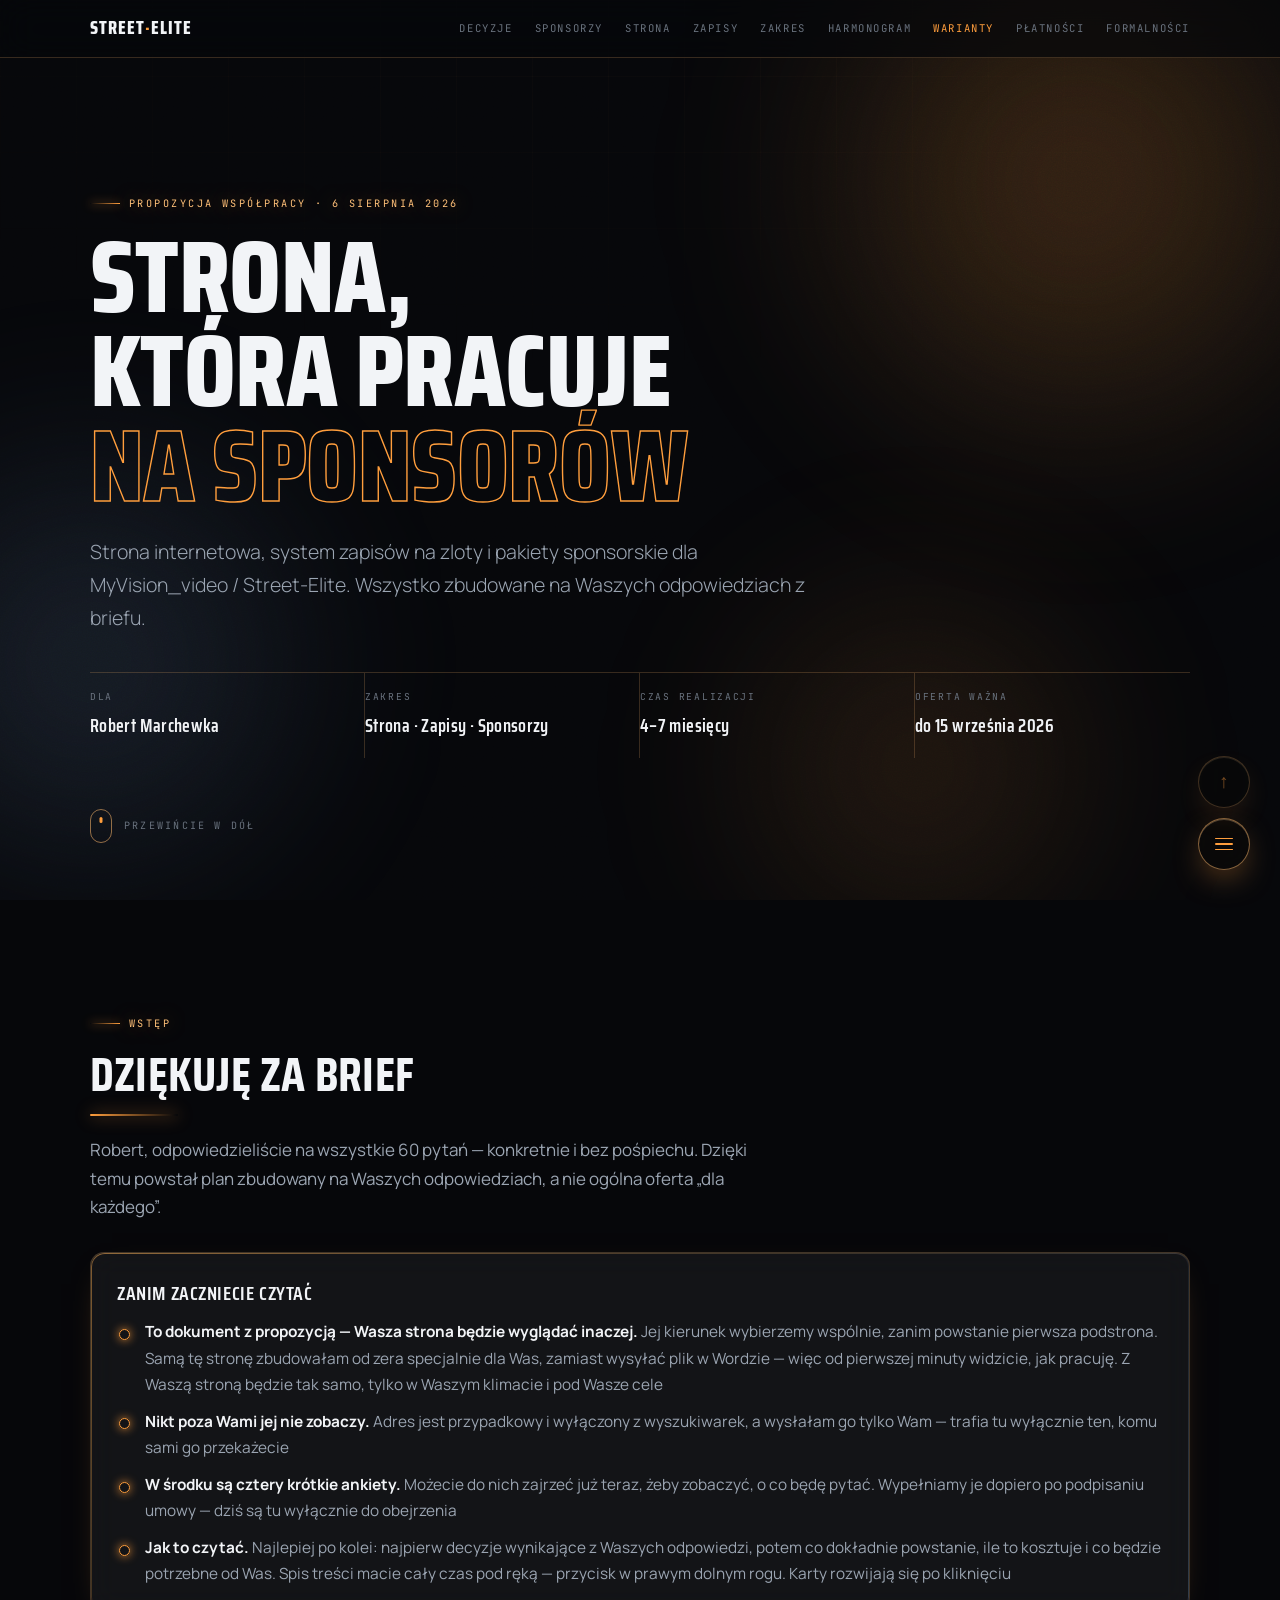
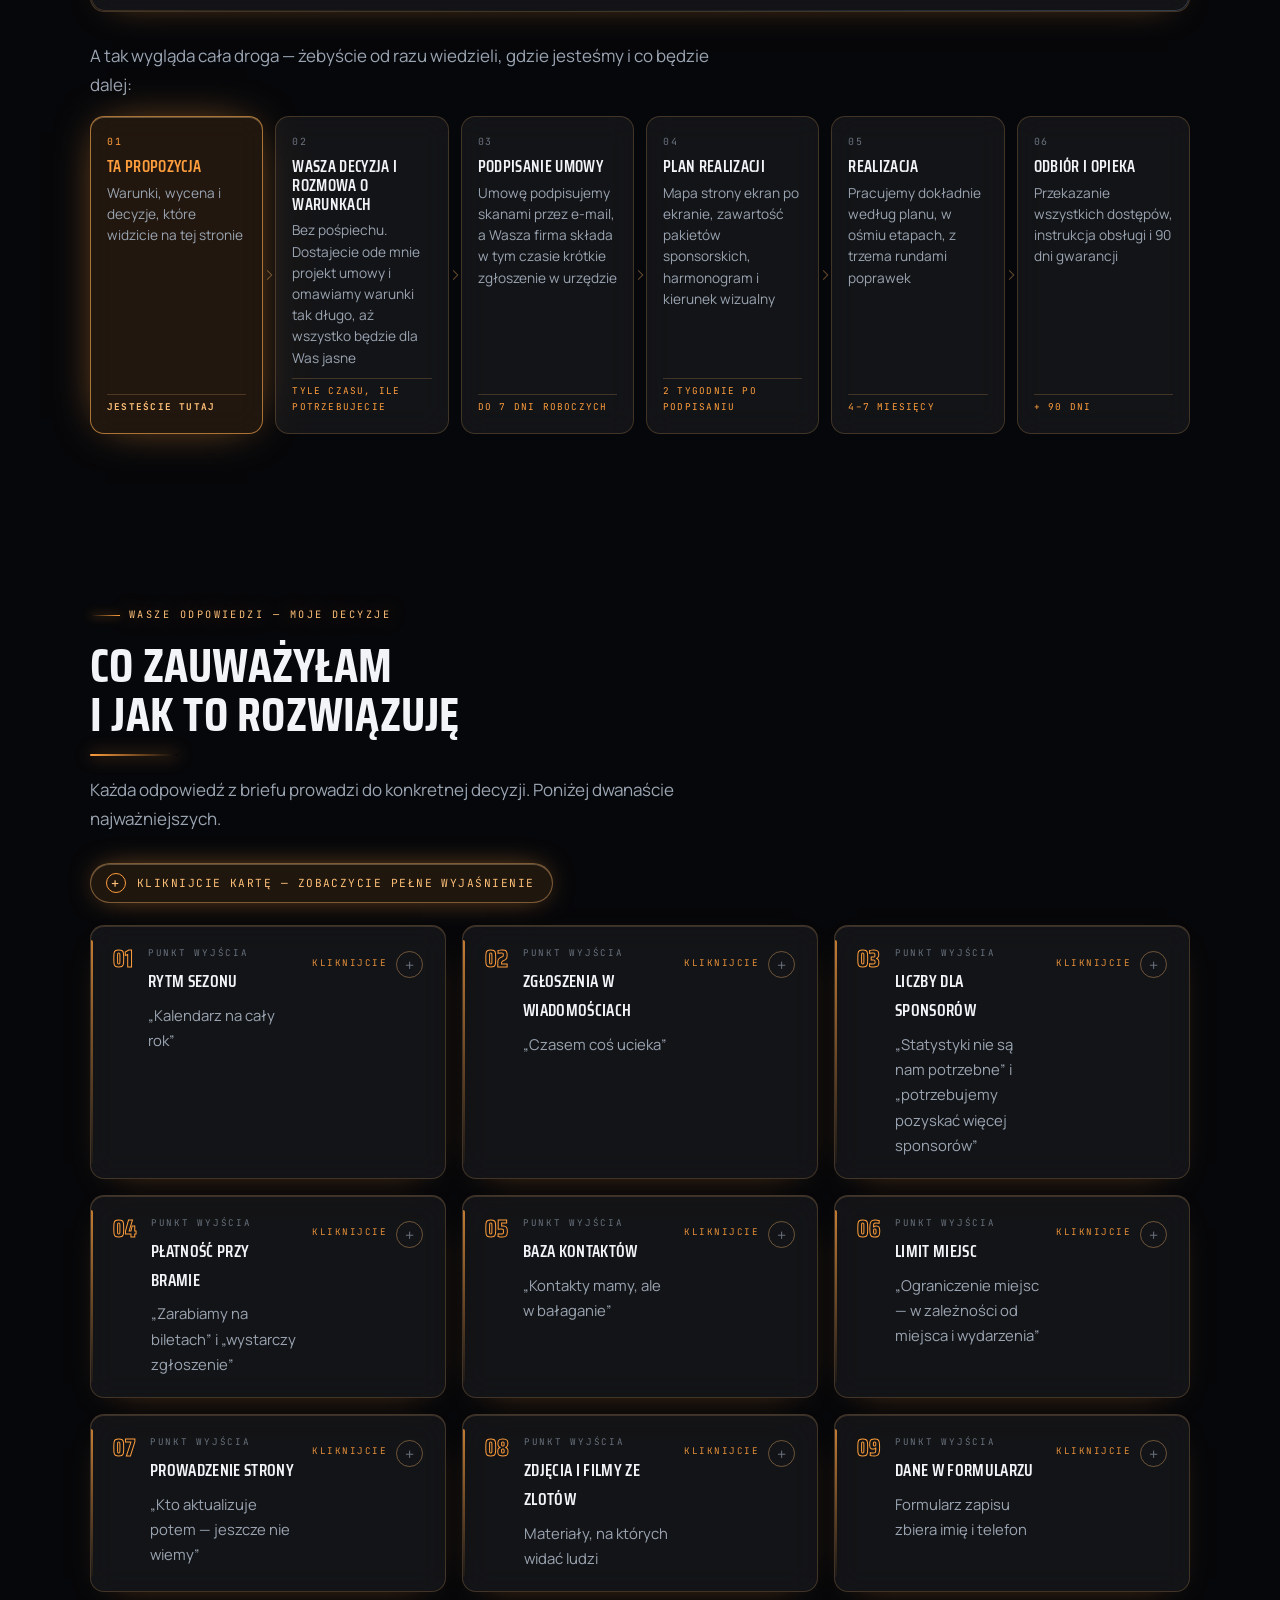
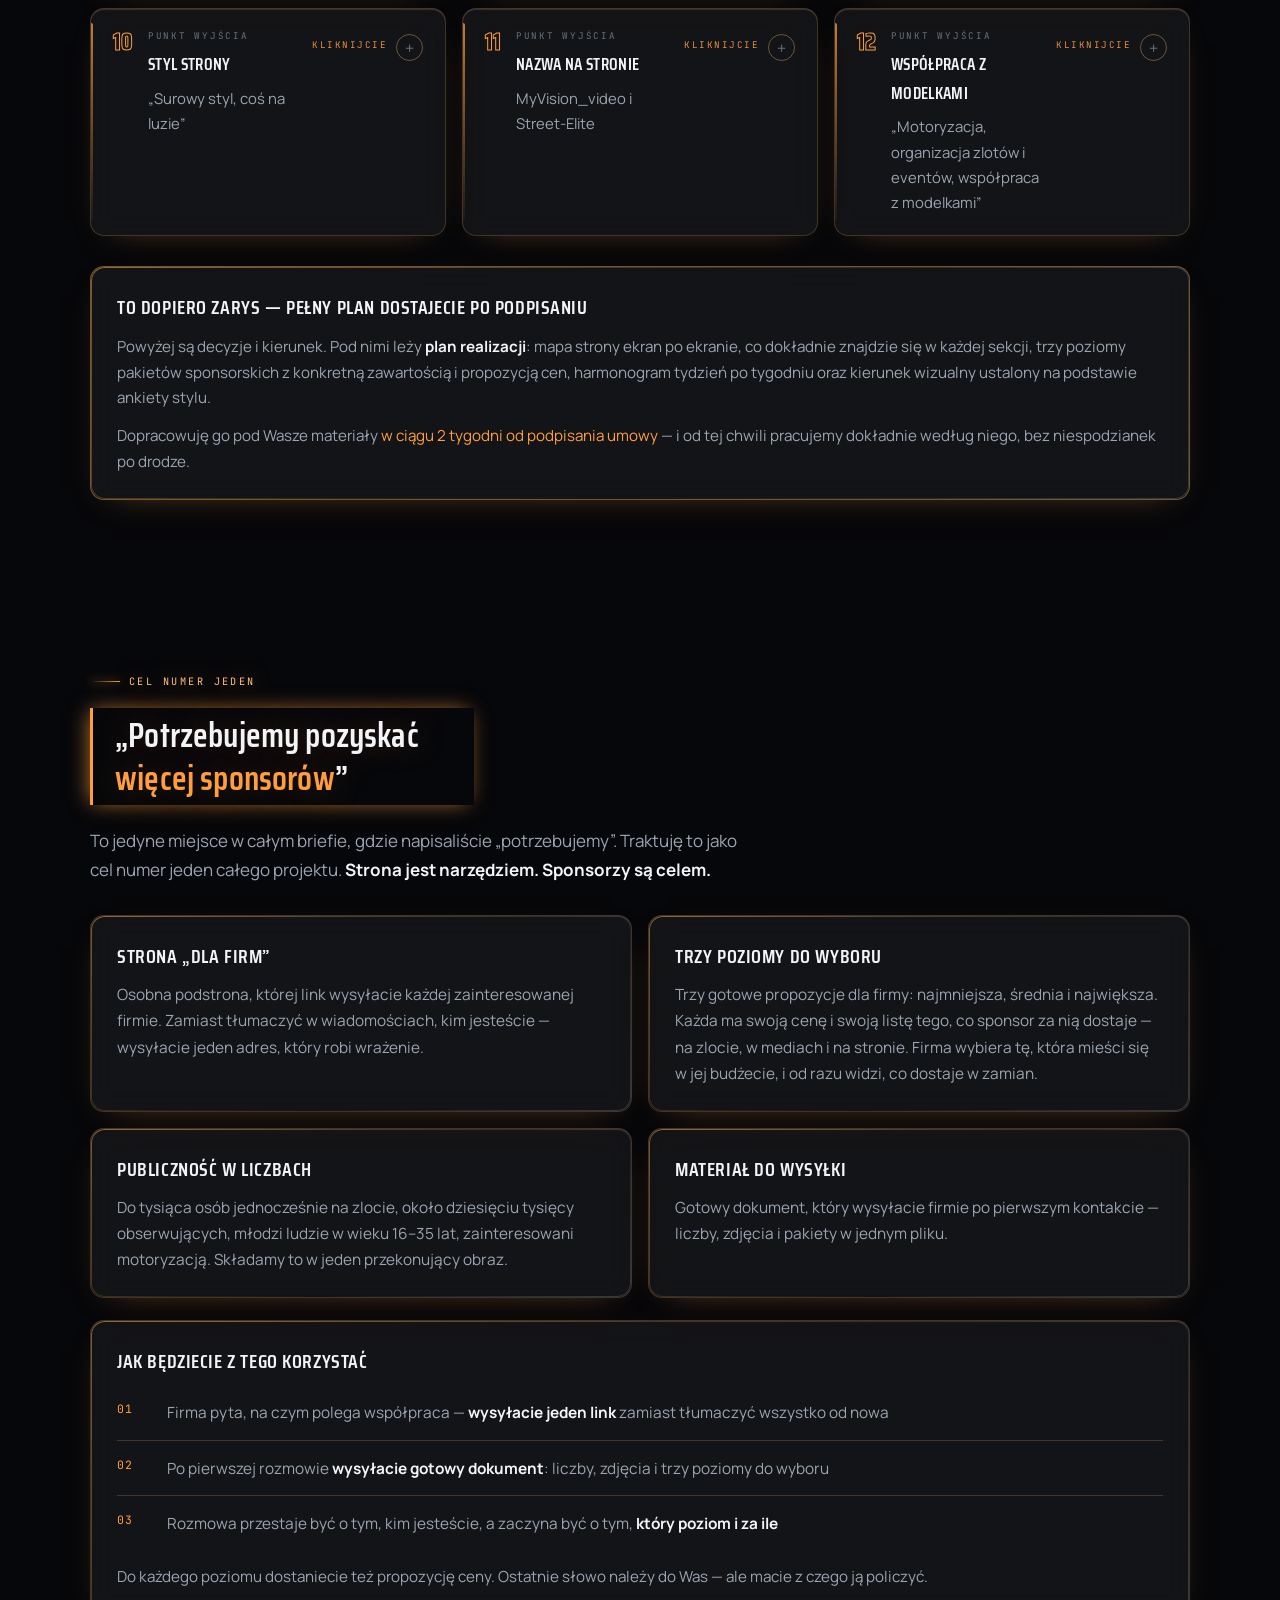
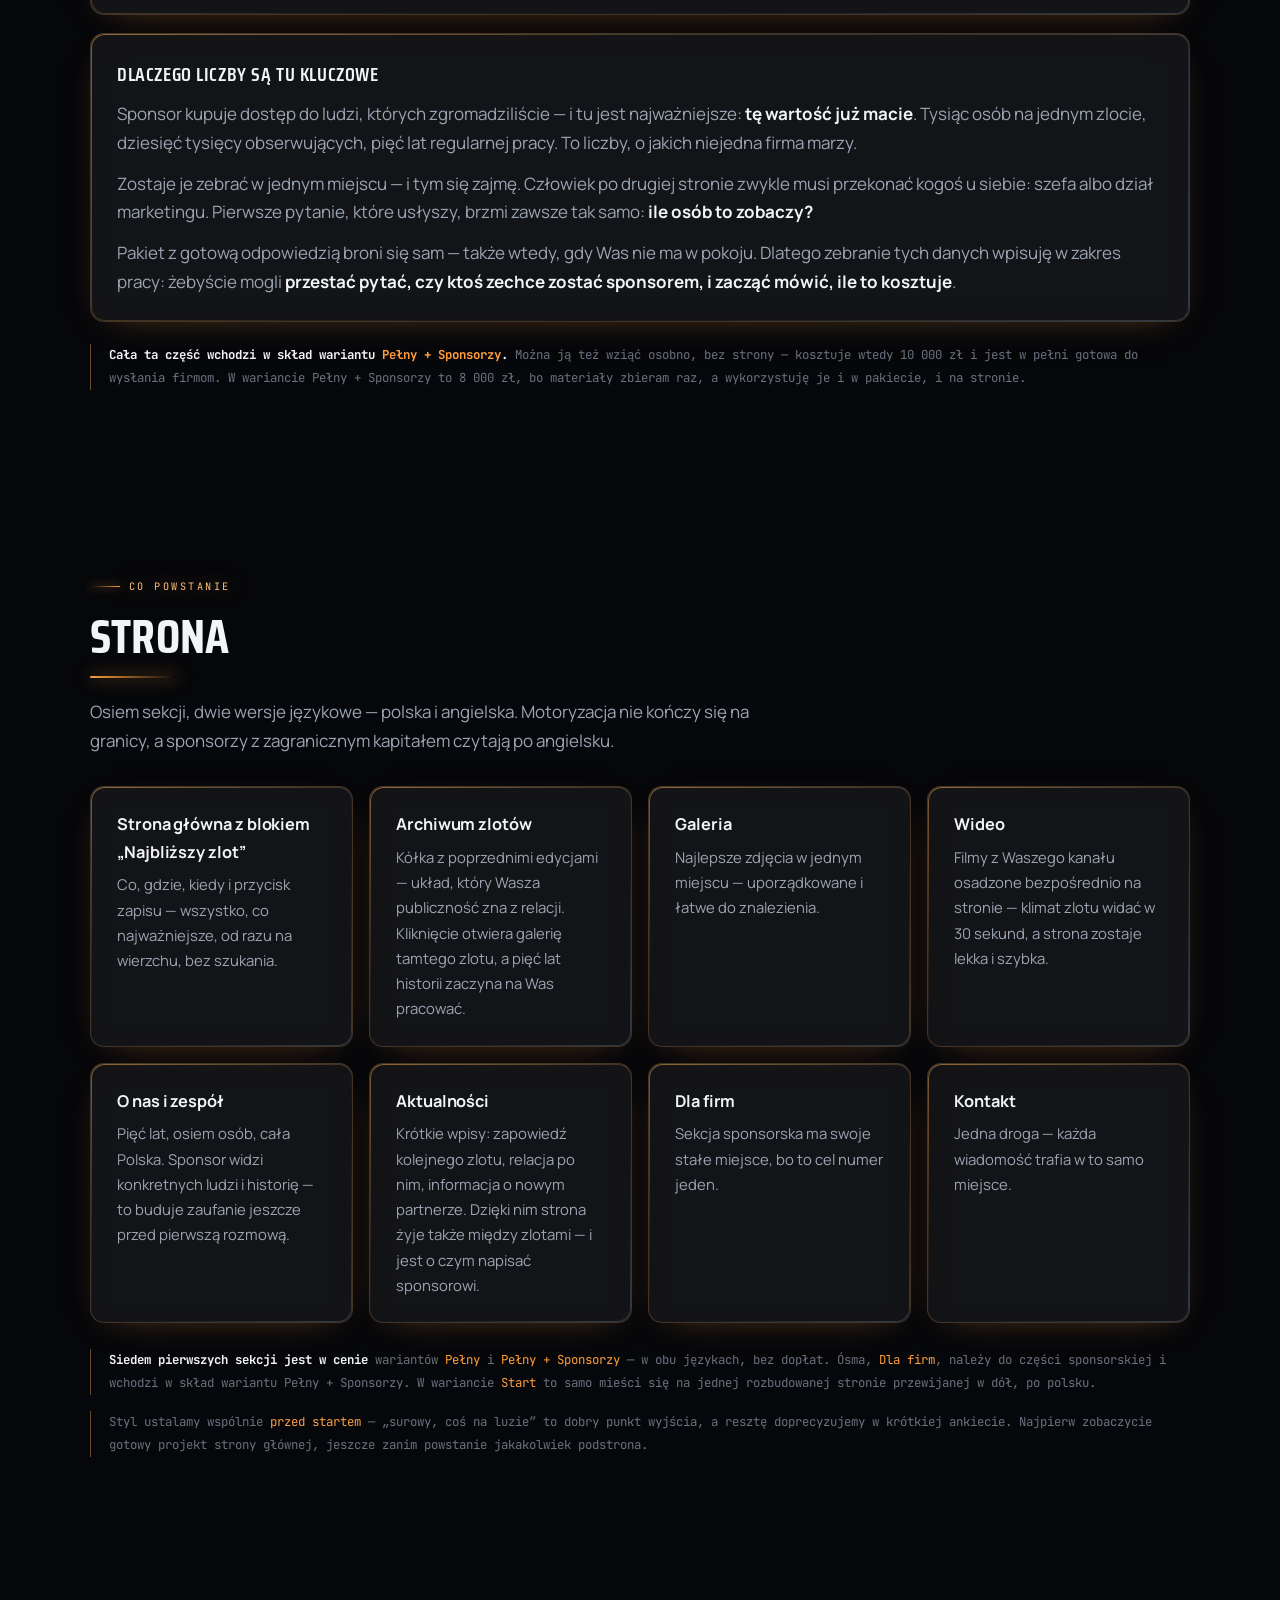
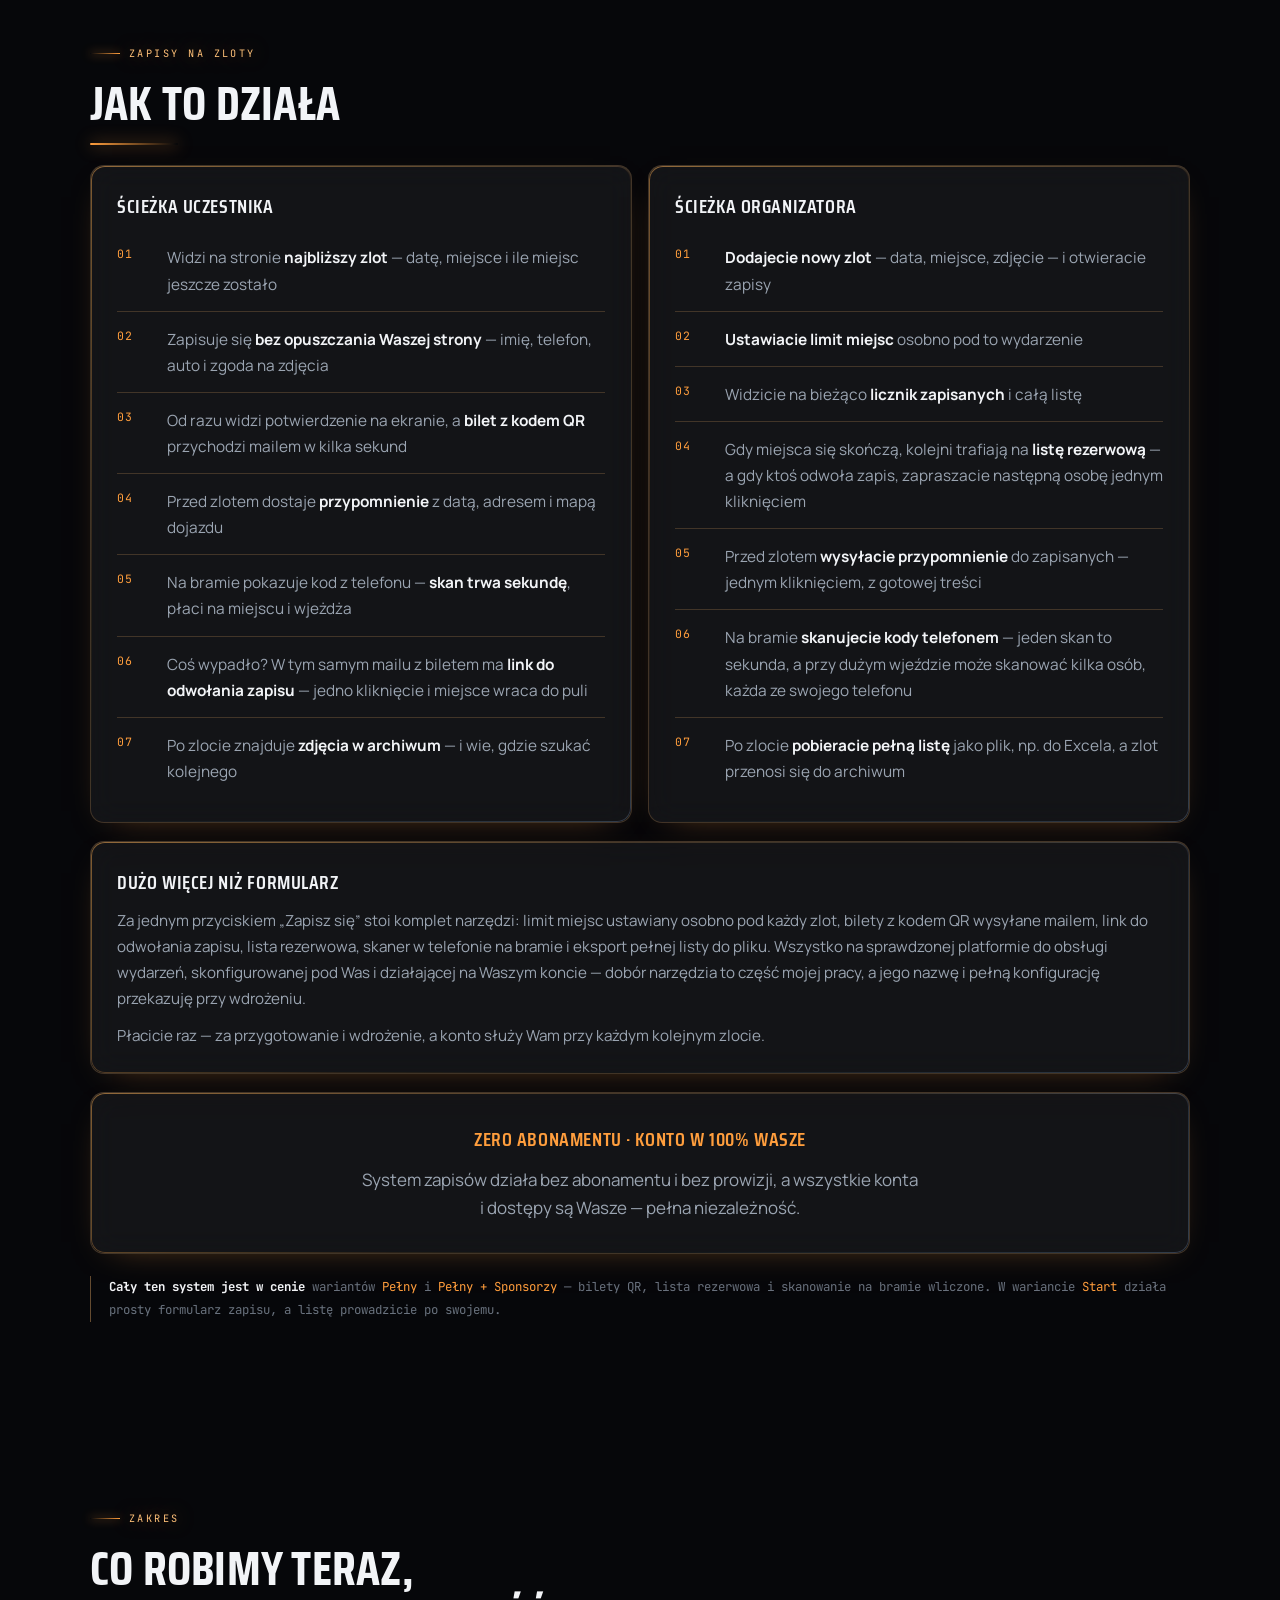
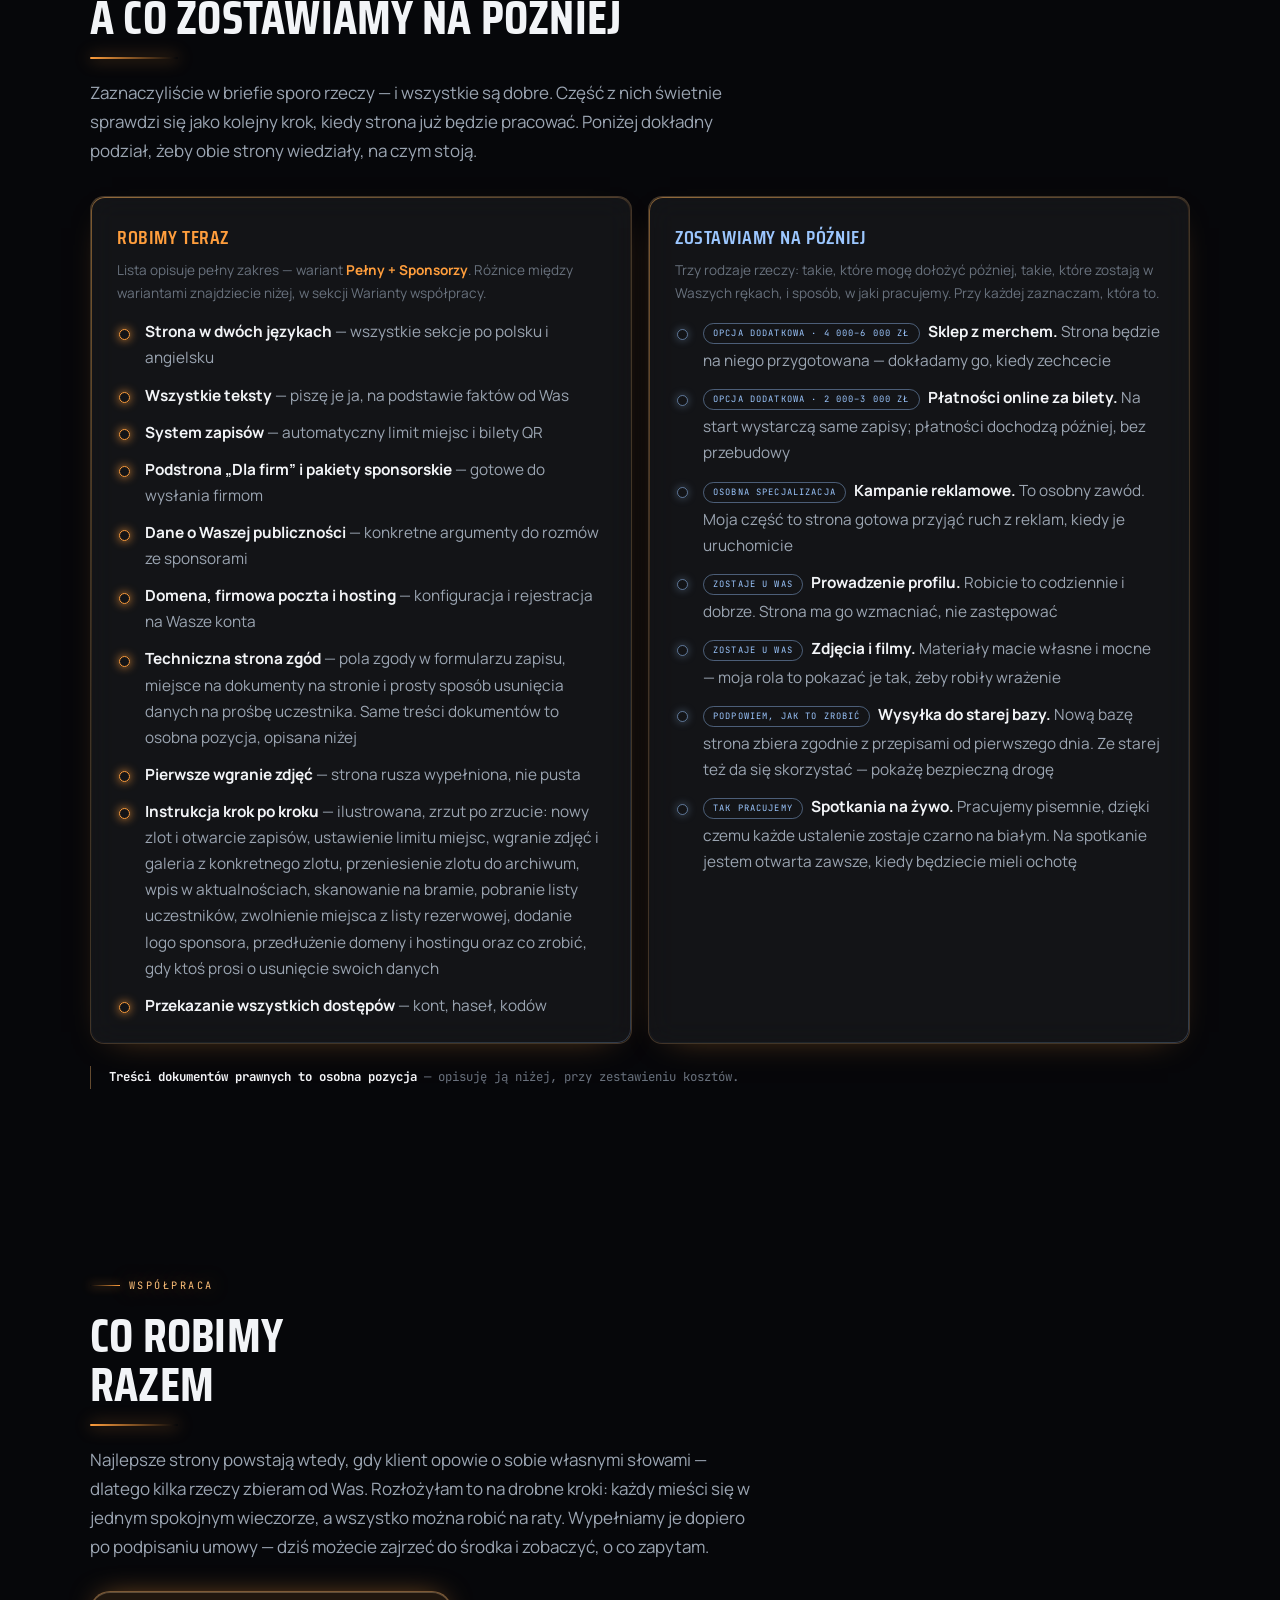
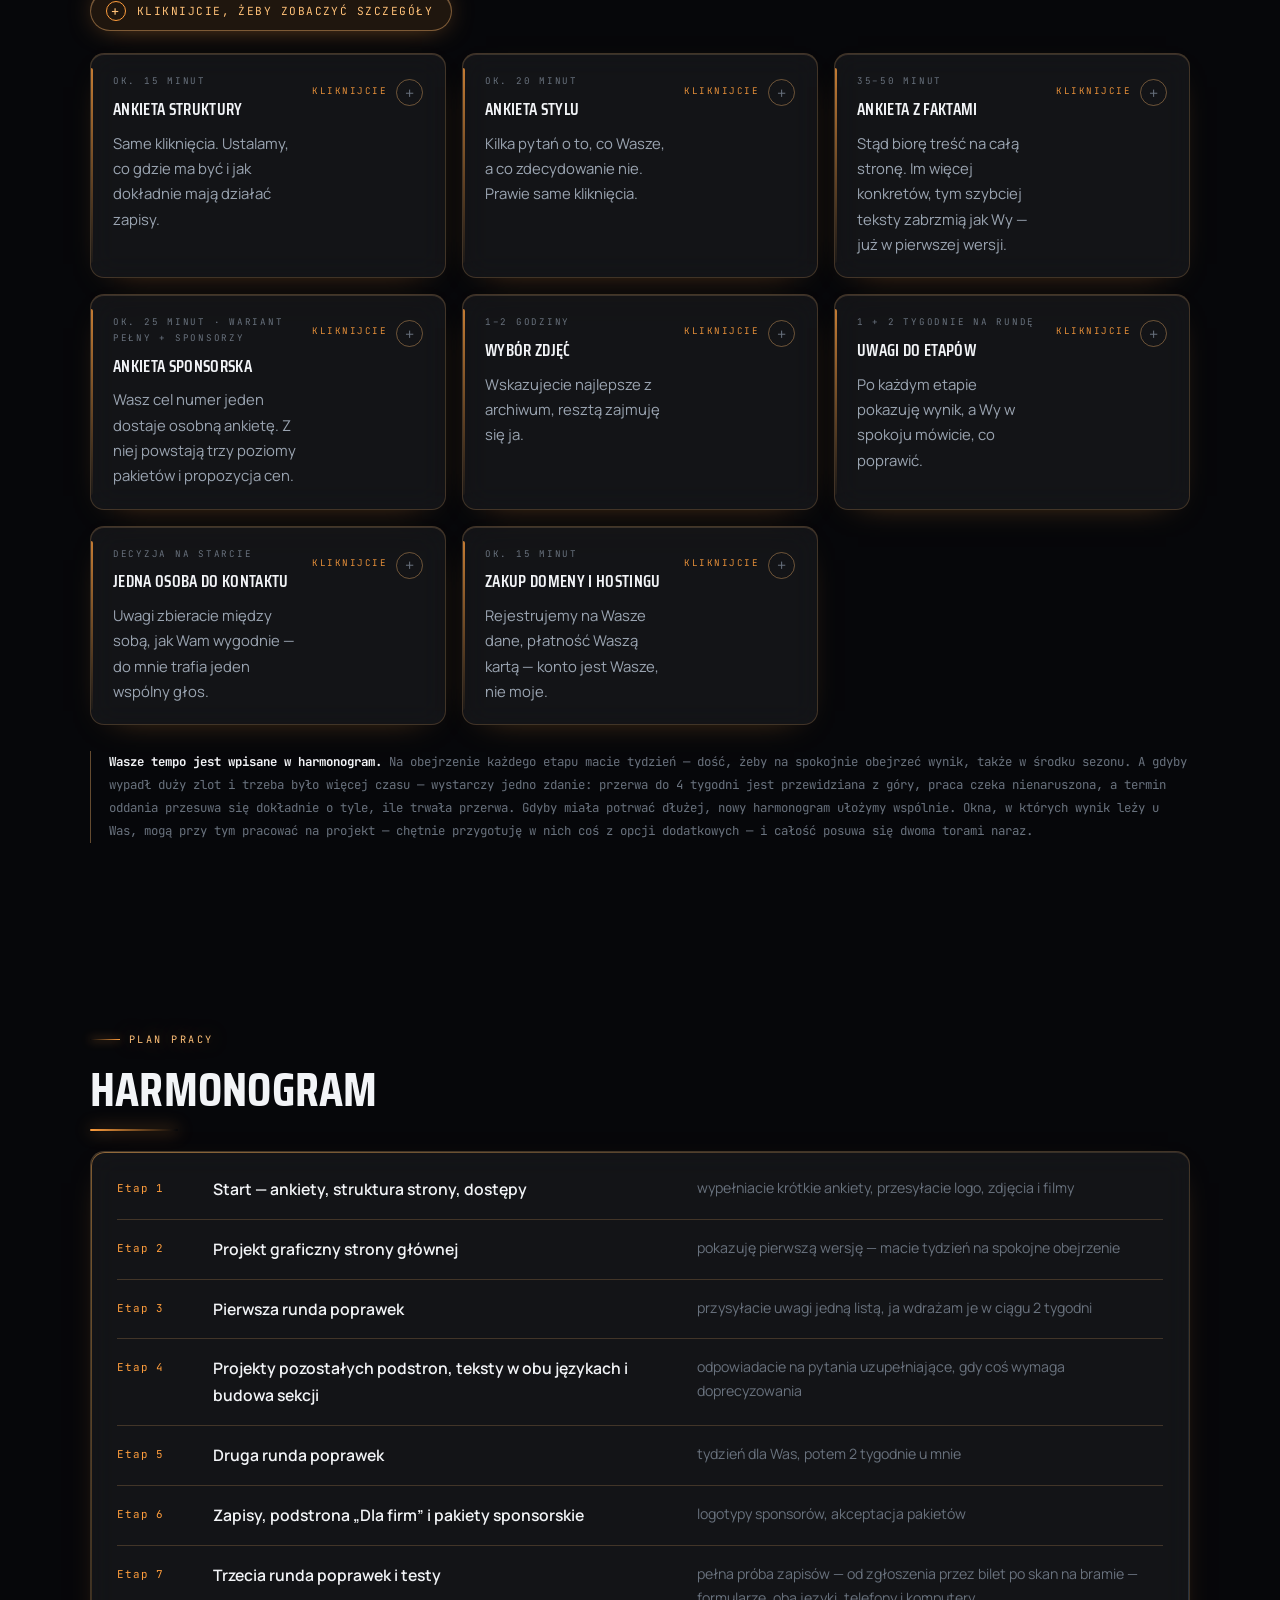
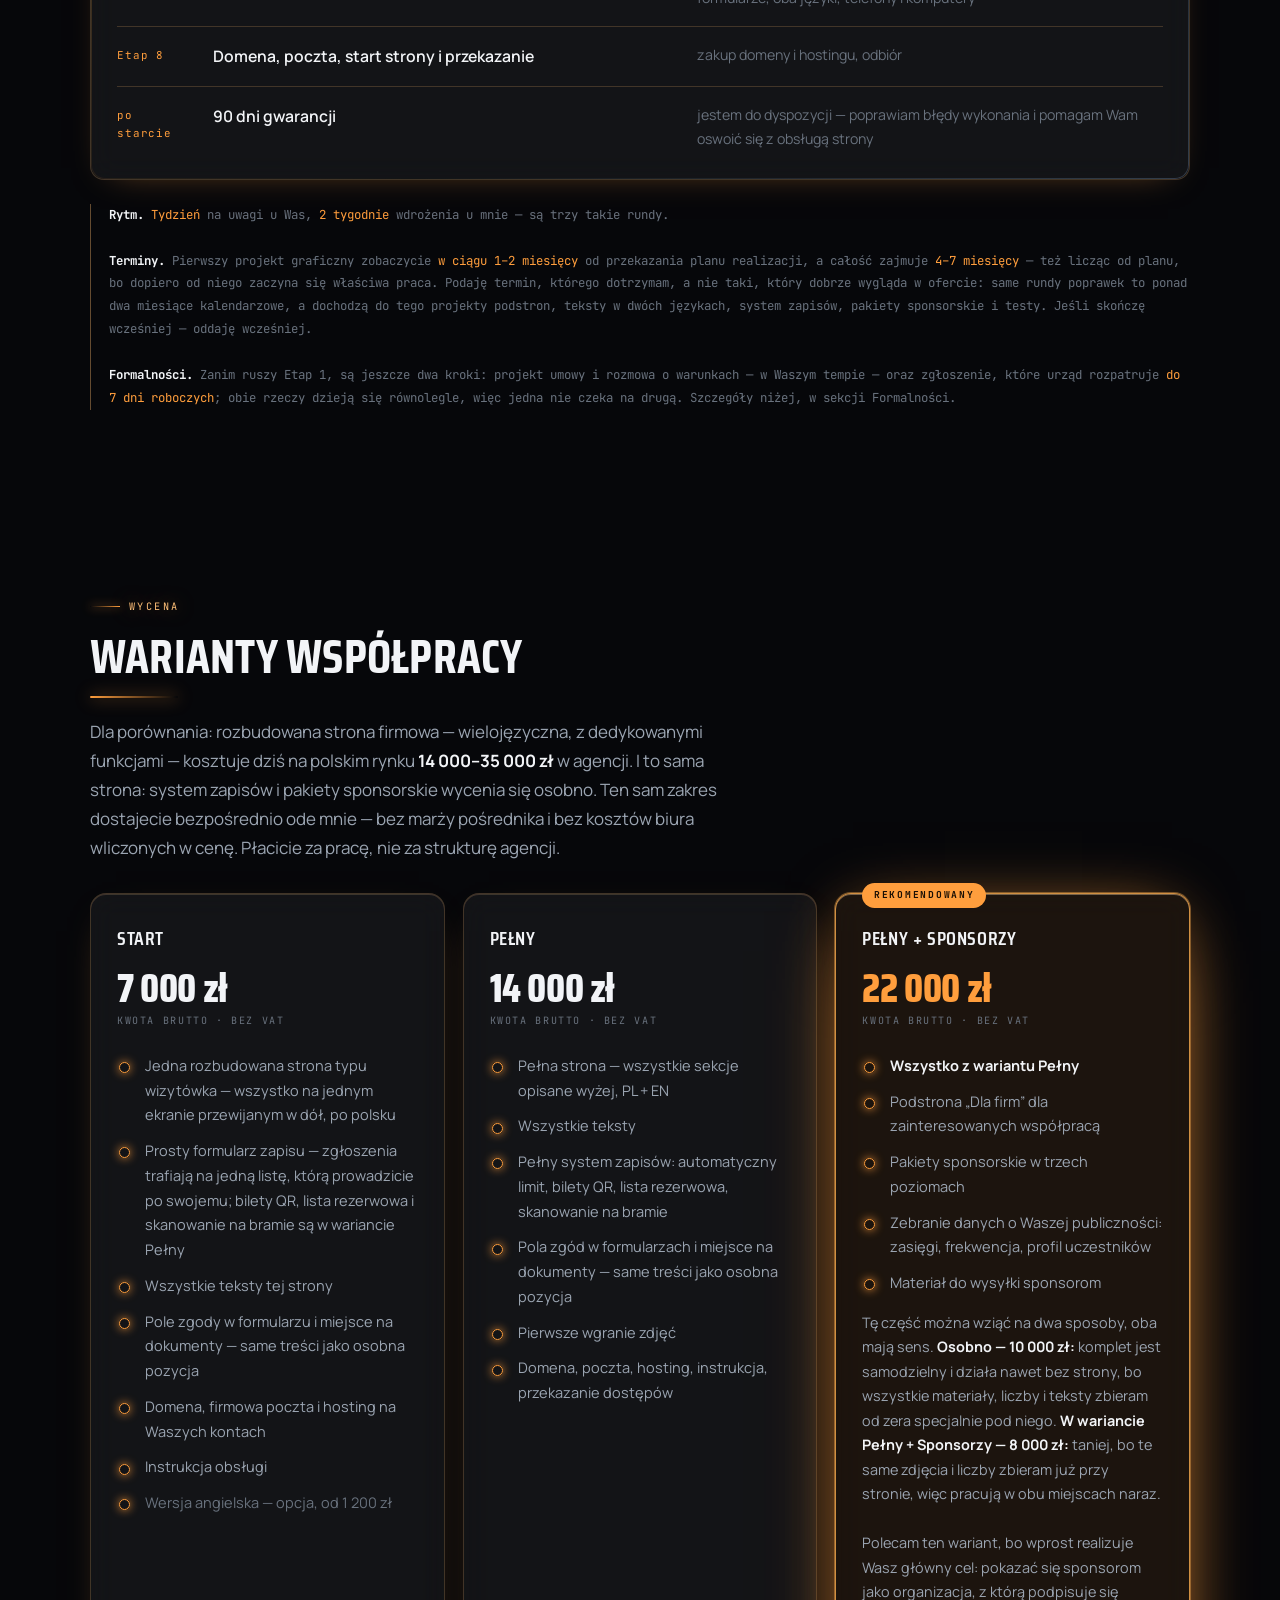
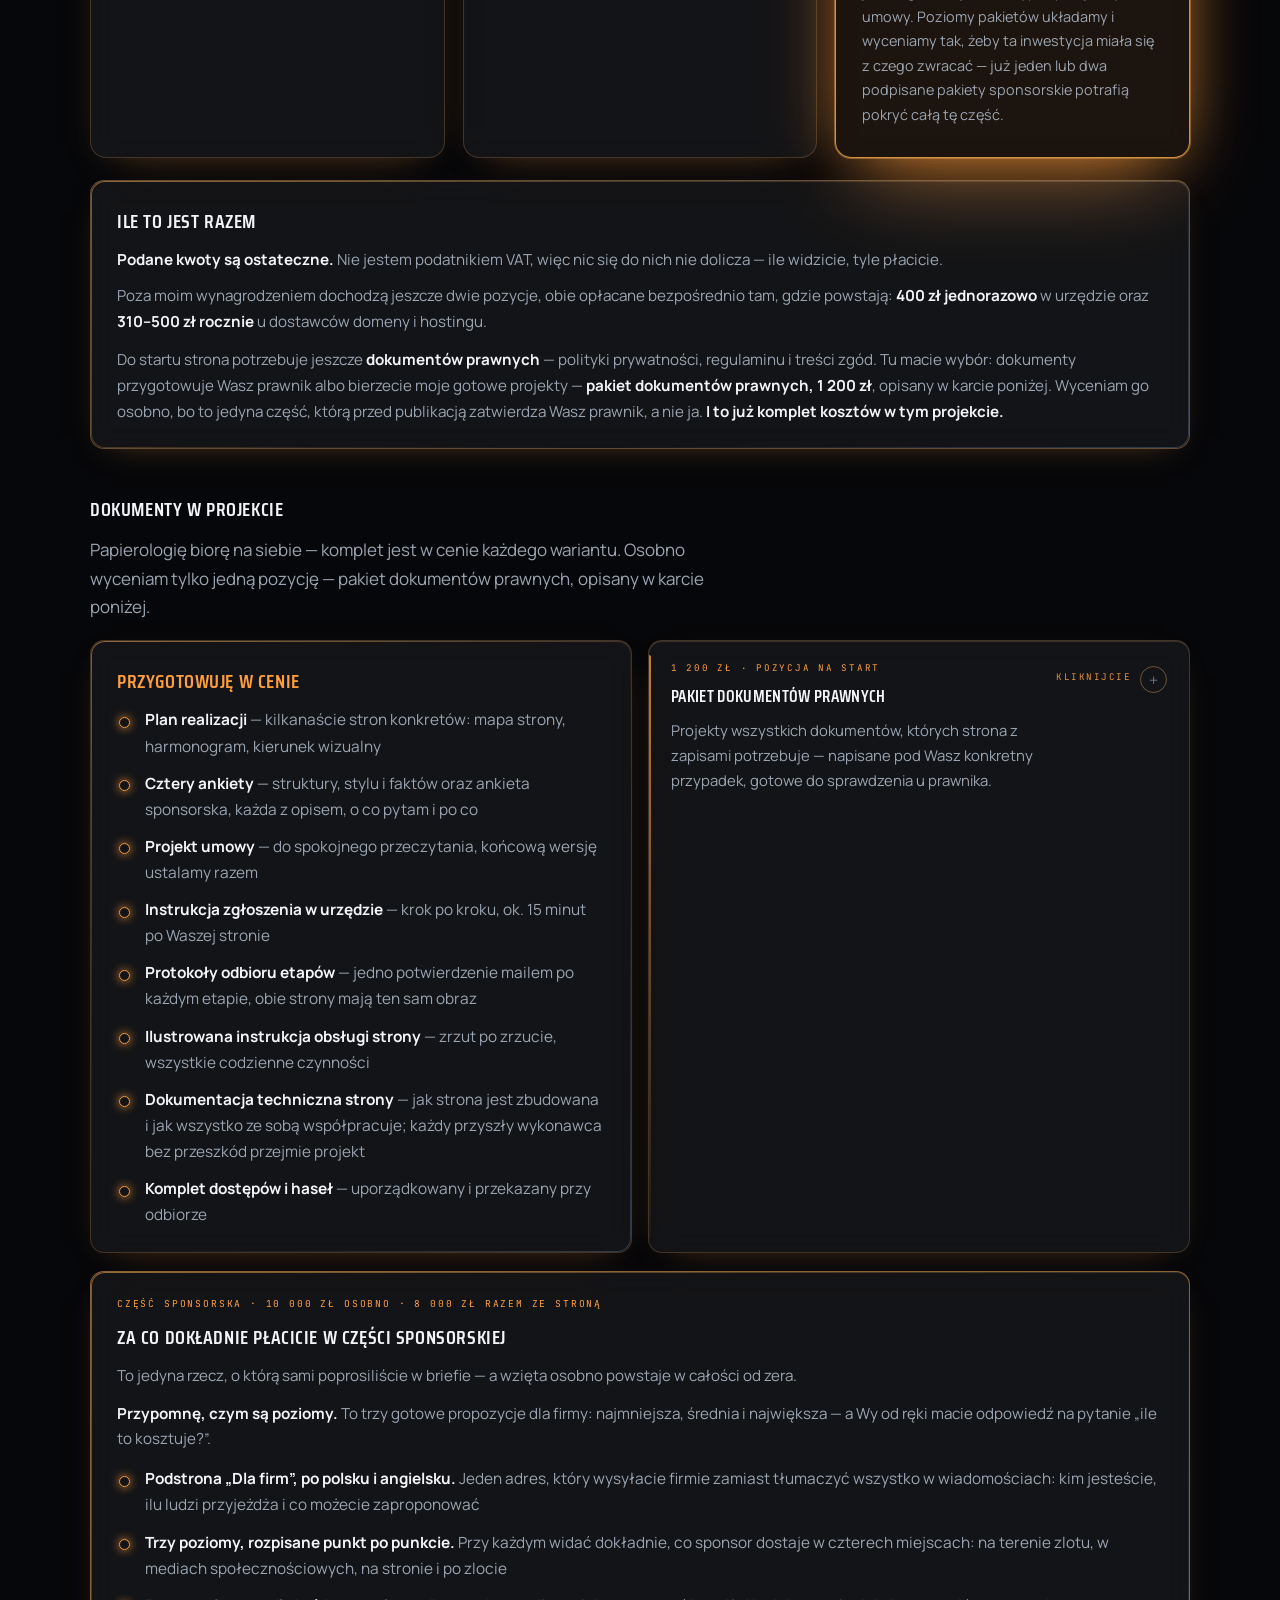
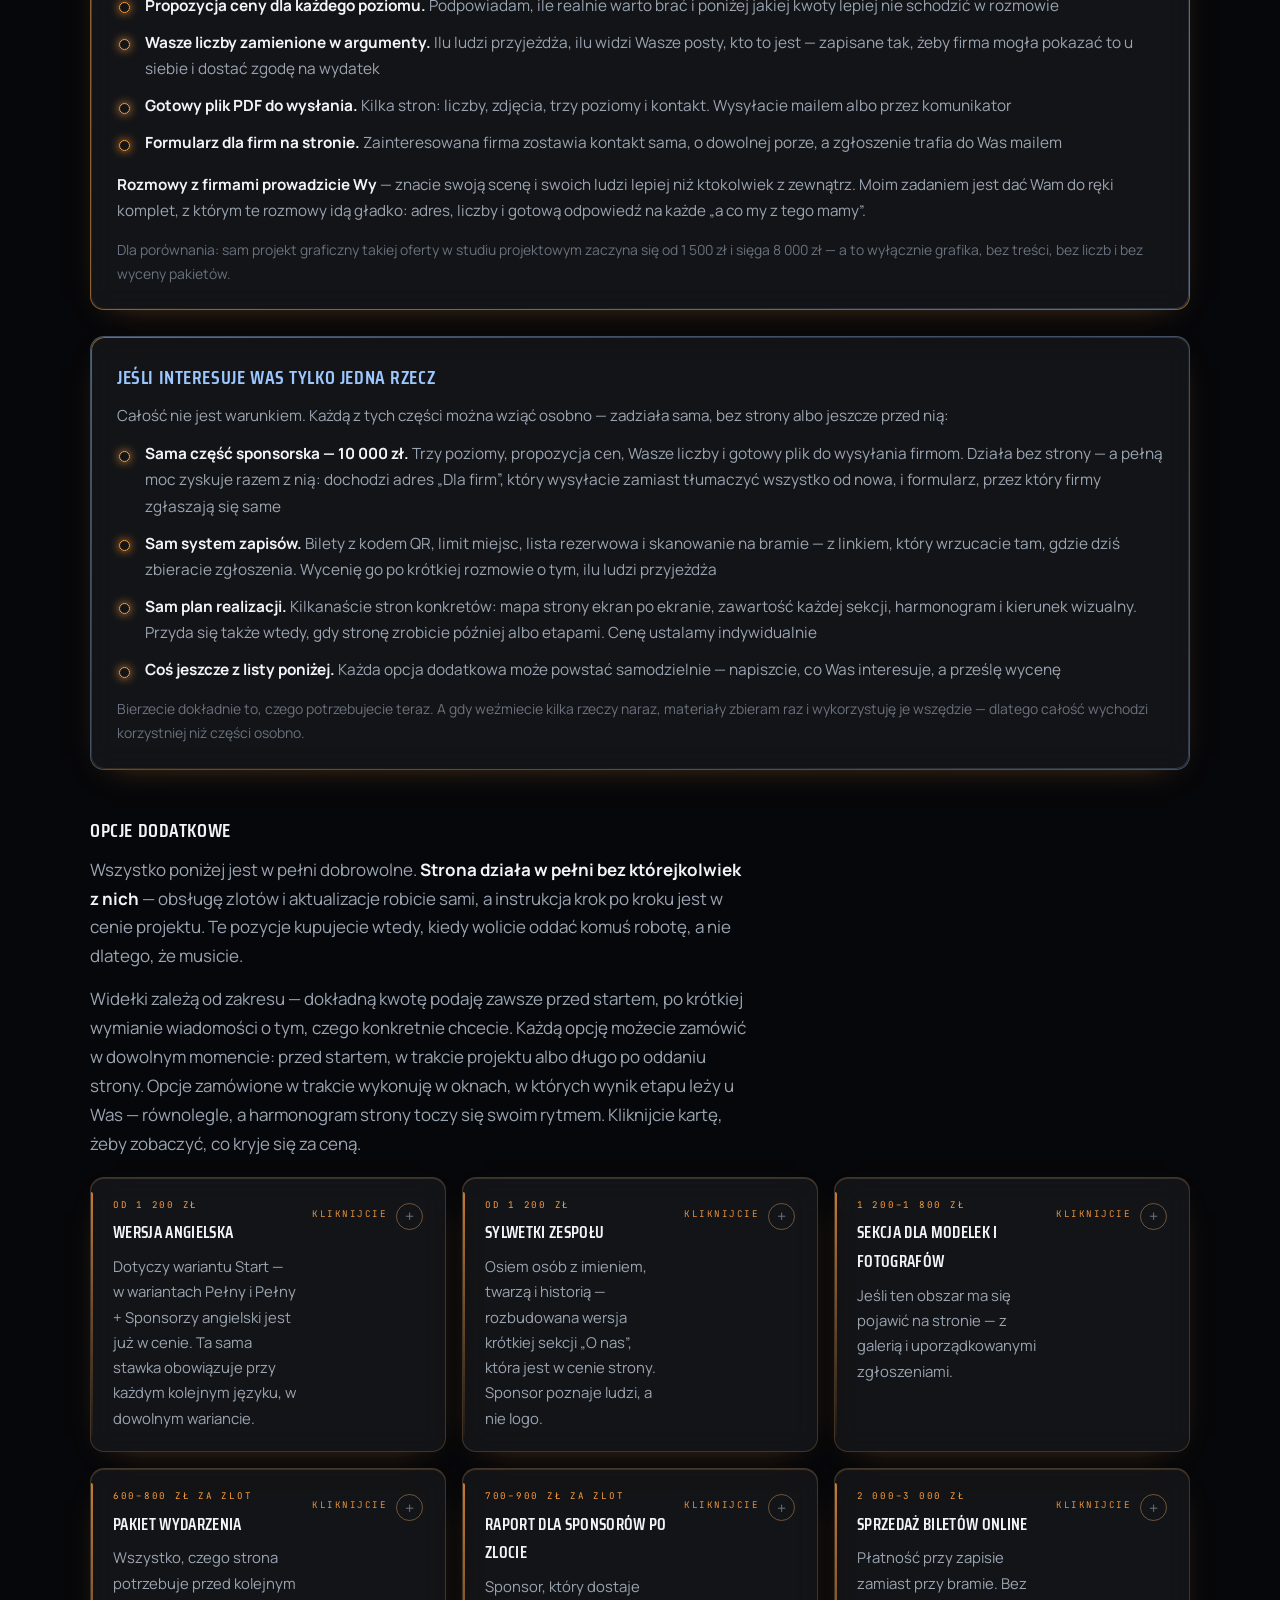
<file: index.html>
<!doctype html>
<html lang="pl">
<head>
<meta charset="utf-8">
<meta name="viewport" content="width=device-width, initial-scale=1">
<title>Propozycja współpracy — Street-Elite</title>
<meta name="description" content="Strona internetowa, system zapisów na zloty i pakiety sponsorskie dla Street-Elite / MyVision_video.">
<meta name="robots" content="noindex, nofollow">
<link rel="preconnect" href="https://fonts.googleapis.com">
<link rel="preconnect" href="https://fonts.gstatic.com" crossorigin>
<link href="https://fonts.googleapis.com/css2?family=Saira+Condensed:wght@500;600;700;800&family=Manrope:wght@300;400;500;600;700;800&family=JetBrains+Mono:wght@400;500;700&display=swap" rel="stylesheet">
<style>
:root{
  --void:#06070A;
  --deep:#0A0C11;
  --panel:rgba(255,255,255,.055);
  --panel-2:rgba(255,255,255,.082);
  --edge:rgba(255,186,110,.20);
  --edge-2:rgba(255,186,110,.38);
  --ink:#F2F4F7;
  --soft:#9BA5B2;
  --dim:#69727E;
  --sodium:#FF9E3D;
  --sodium-2:#FFC178;
  --ice:#9CC7FF;
  --ok:#7BD8A4;
  --display:"Saira Condensed",'Arial Narrow',sans-serif;
  --body:"Manrope",-apple-system,BlinkMacSystemFont,"Segoe UI",sans-serif;
  --mono:"JetBrains Mono",ui-monospace,"SF Mono",monospace;
  --maxw:1180px;
}
*{box-sizing:border-box}
html{scroll-behavior:smooth}
body{
  margin:0;background:var(--void);color:var(--ink);
  font-family:var(--body);font-size:clamp(1rem,.97rem + .18vw,1.0625rem);line-height:1.7;font-weight:400;
  -webkit-font-smoothing:antialiased;overflow-x:hidden;
  overflow-wrap:break-word;text-size-adjust:100%;-webkit-text-size-adjust:100%;
}
h1,h2,h3,h4,.price,.quote{overflow-wrap:break-word;hyphens:auto}
:where(a,button):focus-visible{outline:2px solid var(--sodium);outline-offset:4px;border-radius:4px}

/* ═══ atmosfera ═══ */
.atmo{position:fixed;inset:0;z-index:0;pointer-events:none;overflow:hidden}
.beam{position:absolute;border-radius:50%;filter:blur(88px);opacity:.72;will-change:transform}
.b1{width:60vw;height:60vw;max-width:760px;max-height:760px;top:-22vh;right:-14vw;
  background:radial-gradient(circle,rgba(255,158,61,.34),transparent 64%);
  animation:drift1 32s ease-in-out infinite alternate}
.b2{width:52vw;height:52vw;max-width:640px;max-height:640px;top:38vh;left:-18vw;
  background:radial-gradient(circle,rgba(156,199,255,.22),transparent 66%);
  animation:drift2 40s ease-in-out infinite alternate}
.b3{width:44vw;height:44vw;max-width:520px;max-height:520px;bottom:-14vh;right:8vw;
  background:radial-gradient(circle,rgba(255,158,61,.22),transparent 68%);
  animation:drift1 46s ease-in-out infinite alternate-reverse}
@keyframes drift1{to{transform:translate3d(-7vw,9vh,0) scale(1.14)}}
@keyframes drift2{to{transform:translate3d(9vw,-7vh,0) scale(1.1)}}
.grid-o{position:absolute;inset:0;opacity:.4;
  background-image:linear-gradient(rgba(255,186,110,.05) 1px,transparent 1px),
                   linear-gradient(90deg,rgba(255,186,110,.05) 1px,transparent 1px);
  background-size:76px 76px;
  mask-image:radial-gradient(ellipse 100% 60% at 50% 0%,#000 20%,transparent 78%);
  -webkit-mask-image:radial-gradient(ellipse 100% 60% at 50% 0%,#000 20%,transparent 78%)}
.noise{position:fixed;inset:0;z-index:1;pointer-events:none;opacity:.22;mix-blend-mode:overlay;
  background-image:url("data:image/svg+xml,%3Csvg xmlns='http://www.w3.org/2000/svg' width='160' height='160'%3E%3Cfilter id='n'%3E%3CfeTurbulence type='fractalNoise' baseFrequency='.8' numOctaves='4'/%3E%3C/filter%3E%3Crect width='160' height='160' filter='url(%23n)'/%3E%3C/svg%3E")}

/* ═══ nawigacja ═══ */
.bar{position:sticky;top:0;z-index:60;backdrop-filter:blur(18px);-webkit-backdrop-filter:blur(18px);
  background:rgba(6,7,10,.72);border-bottom:1px solid var(--edge)}
.bar-in{max-width:var(--maxw);margin:0 auto;padding:13px clamp(18px,4vw,40px);
  display:flex;align-items:center;gap:26px}
.logo{font-family:var(--display);font-weight:800;font-size:1.14rem;letter-spacing:.055em;
  text-transform:uppercase;white-space:nowrap}
.logo span{color:var(--sodium)}
.bar nav{display:flex;gap:22px;margin-left:auto;overflow-x:auto;scrollbar-width:none}
.bar nav::-webkit-scrollbar{display:none}
.bar nav a{font-family:var(--mono);font-size:.665rem;letter-spacing:.15em;text-transform:uppercase;
  color:var(--dim);text-decoration:none;white-space:nowrap;transition:color .22s;padding:4px 0}
.bar nav a:hover,.bar nav a[aria-current]{color:var(--sodium)}
@media(max-width:860px){.bar nav{display:none}}
.prog{position:absolute;left:0;bottom:-1px;height:2px;width:0;
  background:linear-gradient(90deg,var(--sodium),var(--sodium-2));box-shadow:0 0 12px rgba(255,158,61,.6)}

/* ═══ układ ═══ */
.wrap{position:relative;z-index:2;max-width:var(--maxw);margin:0 auto;padding:0 clamp(18px,4vw,40px)}
section{padding:clamp(64px,9vh,110px) 0;scroll-margin-top:64px}

.kicker{display:inline-flex;align-items:center;gap:9px;font-family:var(--mono);
  font-size:.64rem;letter-spacing:.24em;text-transform:uppercase;color:var(--sodium-2);margin-bottom:18px;
  text-shadow:0 0 18px rgba(255,158,61,.55)}
.kicker::before{content:"";width:30px;height:1px;background:linear-gradient(90deg,transparent,var(--sodium));
  box-shadow:0 0 10px rgba(255,158,61,.9)}

h1{font-family:var(--display);font-weight:800;text-transform:uppercase;
  font-size:clamp(2.9rem,9vw,6.4rem);line-height:.92;letter-spacing:-.005em;margin:0 0 22px;text-wrap:balance}
h1 .hl{color:transparent;-webkit-text-stroke:1.4px var(--sodium)}
h2{font-family:var(--display);font-weight:700;text-transform:uppercase;position:relative;
  font-size:clamp(1.9rem,4.4vw,3rem);line-height:1.02;letter-spacing:.005em;
  margin:0 0 20px;padding-bottom:16px;text-wrap:balance}
h2::after{content:"";position:absolute;left:0;bottom:0;width:88px;height:2px;border-radius:2px;
  background:linear-gradient(90deg,var(--sodium),rgba(255,158,61,0));box-shadow:0 0 16px rgba(255,158,61,.8)}
h3{font-family:var(--display);font-weight:600;text-transform:uppercase;font-size:1.22rem;
  letter-spacing:.03em;margin:0 0 9px}
h4{font-weight:700;font-size:1.02rem;margin:0 0 6px;letter-spacing:-.005em}
p{margin:0 0 15px}
.lead{font-size:clamp(1.04rem,2vw,1.22rem);color:var(--soft);font-weight:300;max-width:60ch;margin-bottom:26px}
.sub{color:var(--soft);max-width:66ch;margin-bottom:30px}
strong,b{font-weight:700;color:var(--ink)}
a{color:var(--sodium)}

/* ═══ hero ═══ */
.hero{padding:clamp(70px,14vh,150px) 0 clamp(50px,8vh,88px)}
.hero-meta{display:flex;flex-wrap:wrap;gap:0;border-top:1px solid var(--edge);margin-top:38px}
.hero-meta div{flex:1 1 150px;padding:16px 20px 16px 0;border-right:1px solid var(--edge)}
.hero-meta div:last-child{border-right:none}
.hero-meta dt{font-family:var(--mono);font-size:.6rem;letter-spacing:.18em;text-transform:uppercase;
  color:var(--dim);margin-bottom:5px}
.hero-meta dd{margin:0;font-family:var(--display);font-weight:600;font-size:1.14rem;letter-spacing:.02em}

/* ═══ karty szklane ═══ */
.glass{position:relative;background:var(--panel);border:1px solid var(--edge);border-radius:14px;
  padding:24px 26px;backdrop-filter:blur(14px);-webkit-backdrop-filter:blur(14px);
  box-shadow:inset 0 1px 0 rgba(255,205,150,.14),0 10px 34px -22px rgba(255,158,61,.5);
  transition:border-color .35s,background .35s,transform .35s,box-shadow .35s}
.glass::before{content:"";position:absolute;inset:0;border-radius:14px;padding:1px;
  background:linear-gradient(140deg,rgba(255,175,80,.85),rgba(255,158,61,.18) 38%,transparent 58%,rgba(156,199,255,.42));
  -webkit-mask:linear-gradient(#000 0 0) content-box,linear-gradient(#000 0 0);
  -webkit-mask-composite:xor;mask-composite:exclude;opacity:.55;transition:opacity .35s;pointer-events:none}
.glass:hover{background:var(--panel-2);transform:translateY(-3px);border-color:rgba(255,186,110,.5);
  box-shadow:inset 0 1px 0 rgba(255,205,150,.25),0 22px 62px -20px rgba(255,158,61,.72)}
.glass:hover::before{opacity:1}

.grid{display:grid;gap:16px}
.g2{grid-template-columns:repeat(auto-fit,minmax(min(290px,100%),1fr))}

/* cytat klienta */
.quote{font-family:var(--display);font-weight:600;text-transform:none;text-shadow:0 0 34px rgba(255,158,61,.3);
  font-size:clamp(1.35rem,3.3vw,2.15rem);line-height:1.24;letter-spacing:.005em;
  color:var(--ink);border-left:3px solid var(--sodium);box-shadow:-3px 0 20px -4px rgba(255,158,61,.8);padding:6px 0 6px 22px;margin:0 0 22px;max-width:24ch}
.quote em{font-style:normal;color:var(--sodium)}

/* listy */
.ticks{list-style:none;padding:0;margin:0;display:grid;gap:11px}
.ticks li{position:relative;padding-left:28px;color:var(--soft);font-size:.96rem}
.ticks li::before{content:"";position:absolute;left:2px;top:.62em;width:9px;height:9px;
  border:1.5px solid var(--sodium);border-radius:50%;box-shadow:0 0 10px rgba(255,158,61,.85)}
.ticks li b{color:var(--ink)}

/* ścieżka */
.path{counter-reset:s;list-style:none;padding:0;margin:0;display:grid;gap:2px}
.path li{position:relative;counter-increment:s;padding:13px 0 13px 50px;
  border-bottom:1px solid var(--edge);color:var(--soft);font-size:.96rem}
.path li:last-child{border-bottom:none}
.path li::before{content:counter(s,decimal-leading-zero);position:absolute;left:0;top:12px;
  font-family:var(--mono);font-size:.72rem;color:var(--sodium);letter-spacing:.06em}
.path li b{color:var(--ink)}

/* harmonogram */
.tl{display:grid;gap:0}
.tl-row{display:grid;grid-template-columns:78px 1fr 1fr;gap:18px;padding:16px 0;
  border-bottom:1px solid var(--edge);align-items:start}
.tl-row:last-child{border-bottom:none}
.tl-w{font-family:var(--mono);font-size:.68rem;color:var(--sodium);letter-spacing:.08em;padding-top:3px}
.tl-t{font-weight:600;font-size:.985rem}
.tl-c{color:var(--dim);font-size:.885rem}
@media(max-width:700px){.tl-row{grid-template-columns:64px 1fr;gap:12px}
  .tl-c{grid-column:2;font-size:.83rem}}

/* pakiety */
.plans{display:grid;gap:18px;grid-template-columns:repeat(auto-fit,minmax(min(276px,100%),1fr));align-items:stretch}
.plan{display:flex;flex-direction:column;position:relative;background:var(--panel);
  border:1px solid var(--edge);border-radius:16px;padding:28px 26px 30px;
  backdrop-filter:blur(14px);-webkit-backdrop-filter:blur(14px);transition:.4s;
  box-shadow:inset 0 1px 0 rgba(255,205,150,.18),0 12px 40px -26px rgba(255,158,61,.6)}
.plan:hover{transform:translateY(-4px);border-color:rgba(255,186,110,.6);
  box-shadow:inset 0 1px 0 rgba(255,205,150,.3),0 26px 68px -24px rgba(255,158,61,.75)}
.plan.best{border-color:rgba(255,175,80,.8);background:rgba(255,158,61,.09);
  box-shadow:0 0 0 1px rgba(255,175,80,.4),inset 0 1px 0 rgba(255,215,165,.4),
             0 0 60px -18px rgba(255,158,61,.5),0 30px 80px -28px rgba(255,158,61,.85)}
.plan .flag{position:absolute;top:-11px;left:26px;font-family:var(--mono);font-size:.6rem;
  letter-spacing:.18em;text-transform:uppercase;background:var(--sodium);color:#1A0F04;
  padding:4px 12px;border-radius:100px;font-weight:700}
.plan h3{margin-bottom:14px}
.price{font-family:var(--display);font-weight:800;font-size:2.5rem;line-height:1;letter-spacing:-.01em;
  font-variant-numeric:tabular-nums;margin-bottom:3px}
.plan.best .price{color:var(--sodium)}
.price-n{font-family:var(--mono);font-size:.63rem;letter-spacing:.16em;text-transform:uppercase;
  color:var(--dim);margin-bottom:20px}
.plan .ticks{margin-top:4px}
.plan .ticks li{font-size:.91rem}

/* tabela rat */
.tbl-wrap{overflow-x:auto}
table{width:100%;border-collapse:collapse;font-size:.92rem;min-width:460px}
th{font-family:var(--mono);font-size:.6rem;letter-spacing:.15em;text-transform:uppercase;
  color:var(--dim);font-weight:500;text-align:left;padding:0 16px 11px 0;border-bottom:1px solid var(--edge-2)}
td{padding:13px 16px 13px 0;border-bottom:1px solid rgba(255,186,110,.14);color:var(--soft);
  font-variant-numeric:tabular-nums}
td:first-child{color:var(--ink);font-weight:600}
tr:last-child td{border-bottom:none}

/* koszty */
.cost{display:flex;justify-content:space-between;align-items:baseline;gap:16px;
  padding:14px 0;border-bottom:1px solid var(--edge)}
.cost:last-of-type{border-bottom:none}
.cost .n{font-weight:600}
.cost .d{color:var(--dim);font-size:.875rem;display:block;font-weight:400;margin-top:2px}
.cost .v{font-family:var(--mono);font-size:.9rem;color:var(--sodium);white-space:nowrap}

/* cta */
.cta{text-align:center;padding:clamp(56px,9vh,96px) clamp(22px,5vw,60px);
  border:1px solid rgba(255,186,110,.45);border-radius:20px;
  box-shadow:inset 0 1px 0 rgba(255,215,165,.3),0 0 80px -24px rgba(255,158,61,.55);background:
    radial-gradient(ellipse 90% 130% at 50% 0%,rgba(255,158,61,.24),transparent 66%),var(--panel);
  backdrop-filter:blur(14px);-webkit-backdrop-filter:blur(14px)}
.cta h2{margin-bottom:16px}
.btn{display:inline-flex;align-items:center;gap:11px;margin-top:12px;
  font-family:var(--display);font-weight:700;text-transform:uppercase;letter-spacing:.07em;
  font-size:1.02rem;padding:15px 34px;border-radius:100px;text-decoration:none;
  background:linear-gradient(100deg,var(--sodium),var(--sodium-2));color:#170D03;
  box-shadow:0 14px 40px -14px rgba(255,158,61,.7);transition:.3s}
.btn:hover{transform:translateY(-2px);box-shadow:0 20px 52px -14px rgba(255,158,61,.85)}

.note{font-family:var(--mono);font-size:.775rem;line-height:1.85;color:var(--dim);
  border-left:1px solid var(--edge-2);padding-left:18px}
.hi{color:var(--sodium)}
.foot{border-top:1px solid var(--edge);padding:34px 0 60px;font-family:var(--mono);
  font-size:.7rem;color:var(--dim);letter-spacing:.05em;line-height:2}

/* reveal */
.rv{opacity:0;transform:translateY(22px)}
.rv.on{opacity:1;transform:none;transition:opacity .8s cubic-bezier(.2,.7,.3,1),transform .8s cubic-bezier(.2,.7,.3,1)}
.hero .kicker,.hero h1,.hero .lead,.hero .hero-meta{opacity:0;animation:fu 1s cubic-bezier(.2,.7,.3,1) forwards}
.hero .kicker{animation-delay:.08s}.hero h1{animation-delay:.2s}
.hero .lead{animation-delay:.36s}.hero .hero-meta{animation-delay:.5s}
@keyframes fu{to{opacity:1;transform:none}}
@media(prefers-reduced-motion:reduce){
  *{animation:none!important;transition:none!important}
  .rv{opacity:1;transform:none}
  .hero .kicker,.hero h1,.hero .lead,.hero .hero-meta{opacity:1}
}

/* ═══ karty decyzji (rozwijane) ═══ */
.dcard{position:relative;background:var(--panel);border:1px solid var(--edge);border-radius:14px;
  backdrop-filter:blur(14px);-webkit-backdrop-filter:blur(14px);overflow:hidden;
  box-shadow:inset 0 1px 0 rgba(255,205,150,.16),0 10px 34px -24px rgba(255,158,61,.55);
  transition:border-color .35s,background .35s,box-shadow .35s,transform .35s}
.dcard::after{content:"";position:absolute;left:0;top:14px;bottom:14px;width:2px;border-radius:0 3px 3px 0;
  background:linear-gradient(180deg,var(--sodium),rgba(255,158,61,.05));opacity:.75;transition:opacity .35s}
.dcard:hover::after,.dcard[open]::after{opacity:1;box-shadow:0 0 14px rgba(255,158,61,.85)}
.dcard:hover{transform:translateY(-2px);border-color:rgba(255,186,110,.52);
  box-shadow:inset 0 1px 0 rgba(255,205,150,.26),0 20px 56px -22px rgba(255,158,61,.6)}
.dcard[open]{background:var(--panel-2);border-color:rgba(255,175,80,.62);
  box-shadow:inset 0 1px 0 rgba(255,205,150,.3),0 26px 70px -24px rgba(255,158,61,.75)}
.dcard summary{list-style:none;cursor:pointer;padding:20px 22px;display:grid;
  grid-template-columns:auto 1fr auto;gap:15px;align-items:start}
.dcard summary:not(:has(.dnum)){grid-template-columns:1fr auto}
.dcard summary::-webkit-details-marker{display:none}
.dnum{font-family:var(--display);font-weight:800;font-size:1.5rem;line-height:1.1;
  color:transparent;-webkit-text-stroke:1px var(--sodium);font-variant-numeric:tabular-nums;
  transition:color .35s,-webkit-text-stroke-color .35s}
.dcard[open] .dnum,.dcard:hover .dnum{color:var(--sodium);-webkit-text-stroke-color:transparent}
.lab{font-family:var(--mono);font-size:.575rem;letter-spacing:.19em;text-transform:uppercase;
  display:block;margin-bottom:5px;color:var(--dim)}
.dhead h4{margin:0 0 7px;font-family:var(--display);font-weight:600;text-transform:uppercase;
  font-size:1.06rem;letter-spacing:.02em}
.dhead .plain{margin:0;font-size:.93rem;color:var(--soft)}
.dmore{width:27px;height:27px;border:1px solid var(--edge-2);border-radius:50%;display:grid;
  place-items:center;color:var(--dim);font-size:1rem;line-height:1;transition:.32s;margin-top:3px}
.dcard summary:hover .dmore{border-color:var(--sodium);color:var(--sodium)}
.dcard[open] .dmore{transform:rotate(45deg);border-color:var(--sodium);color:var(--sodium)}
.dbody{padding:2px 22px 22px 59px;display:grid;gap:15px;animation:dreveal .45s cubic-bezier(.2,.7,.3,1)}
@media(max-width:520px){.dbody{padding-left:22px}}
@keyframes dreveal{from{opacity:0;transform:translateY(-7px)}to{opacity:1;transform:none}}
.dsep{height:1px;background:var(--edge)}
.dblock p{margin:0;font-size:.94rem;color:var(--soft)}
.dblock.sol .lab{color:var(--sodium)}
.dblock.gain .lab{color:var(--ok)}
.dblock.gain p{color:var(--ink);font-weight:500}


/* ═══ podpowiedź „kliknij” ═══ */
.hint{display:inline-flex;align-items:center;gap:11px;margin:0 0 22px;
  font-family:var(--mono);font-size:.7rem;letter-spacing:.13em;text-transform:uppercase;
  color:var(--sodium-2);background:rgba(255,158,61,.10);border:1px solid rgba(255,186,110,.42);
  border-radius:100px;padding:9px 18px 9px 15px;
  box-shadow:inset 0 1px 0 rgba(255,215,165,.28),0 0 30px -10px rgba(255,158,61,.75)}
.hint .dot{width:20px;height:20px;border-radius:50%;border:1px solid var(--sodium);
  display:grid;place-items:center;font-size:.85rem;line-height:1;flex:none;
  animation:tap 2.4s ease-in-out infinite}
@keyframes tap{0%,72%,100%{transform:scale(1);box-shadow:0 0 0 0 rgba(255,158,61,.55)}
  82%{transform:scale(.86);box-shadow:0 0 0 8px rgba(255,158,61,0)}}

.dcta{display:flex;align-items:center;gap:9px;margin-top:2px}
.dhint{font-family:var(--mono);font-size:.575rem;letter-spacing:.16em;text-transform:uppercase;
  color:var(--sodium);white-space:nowrap;transition:color .3s;opacity:.9}
.dhint::before{content:"Kliknijcie"}
.dcard[open] .dhint::before{content:"Zwińcie"}
.dcard[open] .dhint{color:var(--dim)}
@media(max-width:430px){.dhint{display:none}}


/* ═══ symetryczne siatki ═══ */
.gsym2{grid-template-columns:repeat(2,minmax(0,1fr))}
.gsym3{grid-template-columns:repeat(3,minmax(0,1fr))}
.gsym4{grid-template-columns:repeat(4,minmax(0,1fr))}
@media(max-width:1000px){.gsym4{grid-template-columns:repeat(2,minmax(0,1fr))}}
@media(max-width:820px){.gsym3{grid-template-columns:repeat(2,minmax(0,1fr))}}
@media(max-width:640px){
  .gsym2,.gsym3,.gsym4{grid-template-columns:minmax(0,1fr)}
}
/* nieparzysta ostatnia karta decyzji zajmuje pełną szerokość — bez sieroty */
@media(min-width:641px){
  .grid.g2 > .dcard:last-child:nth-child(odd){grid-column:1 / -1}
}
/* równa wysokość i wyrównanie treści w kartach */
.grid > .glass{display:flex;flex-direction:column}
.grid > .glass > :last-child{margin-bottom:0}


.ticks.later li::before{border:1.5px solid rgba(156,199,255,.55);border-radius:50%;
  background:none;box-shadow:0 0 9px rgba(156,199,255,.35)}


.goform{display:inline-flex;align-items:center;gap:9px;margin-top:16px;
  font-family:var(--display);font-weight:700;text-transform:uppercase;letter-spacing:.06em;
  font-size:.9rem;padding:11px 22px;border-radius:100px;text-decoration:none;color:#170D03;
  background:linear-gradient(100deg,var(--sodium),var(--sodium-2));
  box-shadow:0 10px 30px -12px rgba(255,158,61,.8);transition:.28s}
.goform:hover{transform:translateY(-2px);box-shadow:0 16px 42px -12px rgba(255,158,61,.95)}


/* ═══ pływająca nawigacja ═══ */
.fab{position:fixed;right:clamp(16px,3vw,30px);z-index:80;width:52px;height:52px;border-radius:50%;
  cursor:pointer;display:grid;place-items:center;border:1px solid rgba(255,186,110,.5);
  background:rgba(12,10,9,.72);backdrop-filter:blur(16px);-webkit-backdrop-filter:blur(16px);
  color:var(--sodium);font-size:1.2rem;line-height:1;transition:.28s;
  box-shadow:inset 0 1px 0 rgba(255,215,165,.28),0 12px 34px -12px rgba(255,158,61,.75)}
.fab:hover{border-color:var(--sodium);background:rgba(255,158,61,.16);transform:translateY(-2px)}
.fab-menu{bottom:clamp(16px,3vw,30px)}
.fab-top{bottom:calc(clamp(16px,3vw,30px) + 62px);opacity:.45}
.fab-top.on{opacity:1}
.fab .ico{display:grid;gap:4px}
.fab .ico span{display:block;width:18px;height:1.5px;background:currentColor;border-radius:2px;transition:.28s}
.fab-menu[aria-expanded="true"] .ico span:nth-child(1){transform:translateY(5.5px) rotate(45deg)}
.fab-menu[aria-expanded="true"] .ico span:nth-child(2){opacity:0}
.fab-menu[aria-expanded="true"] .ico span:nth-child(3){transform:translateY(-5.5px) rotate(-45deg)}
.quick{position:fixed;right:clamp(16px,3vw,30px);bottom:calc(clamp(16px,3vw,30px) + 62px);z-index:79;
  width:min(310px,calc(100vw - 32px));padding:18px 16px;border-radius:16px;
  border:1px solid rgba(255,186,110,.4);background:rgba(10,9,8,.86);
  backdrop-filter:blur(22px);-webkit-backdrop-filter:blur(22px);
  box-shadow:inset 0 1px 0 rgba(255,215,165,.24),0 26px 70px -22px rgba(0,0,0,.9),0 0 50px -20px rgba(255,158,61,.6);
  opacity:0;pointer-events:none;transform:translateY(12px) scale(.97);transform-origin:bottom right;
  transition:opacity .26s,transform .26s;max-height:min(70vh,560px);overflow-y:auto}
.quick.on{opacity:1;pointer-events:auto;transform:none}
.quick-t{font-family:var(--mono);font-size:.58rem;letter-spacing:.2em;text-transform:uppercase;
  color:var(--dim);padding:0 10px 10px;border-bottom:1px solid var(--edge);margin-bottom:8px}
.quick a{display:block;padding:9px 11px;border-radius:8px;text-decoration:none;color:var(--soft);
  font-size:.885rem;line-height:1.35;transition:.2s}
.quick a:hover{background:rgba(255,158,61,.12);color:var(--sodium)}
.quick a[aria-current]{color:var(--sodium);background:rgba(255,158,61,.09)}
@media(max-width:640px){.fab{width:46px;height:46px}.fab-top{bottom:calc(16px + 54px)}.quick{bottom:calc(16px + 54px)}}


.quick a{display:grid;grid-template-columns:26px 1fr;gap:8px;align-items:baseline}
.quick a i{font-family:var(--mono);font-size:.63rem;font-style:normal;color:var(--dim);transition:.2s}
.quick a:hover i,.quick a[aria-current] i{color:var(--sodium)}
.quick{overscroll-behavior:contain}
/* ═══ wskaźnik przewijania ═══ */
.scroller{display:inline-flex;align-items:center;gap:12px;margin-top:34px;
  font-family:var(--mono);font-size:.63rem;letter-spacing:.22em;text-transform:uppercase;color:var(--dim)}
.scroller .mouse{width:22px;height:34px;border:1.5px solid rgba(255,186,110,.55);border-radius:12px;
  position:relative;flex:none}
.scroller .mouse::after{content:"";position:absolute;left:50%;top:7px;width:3px;height:6px;border-radius:2px;
  background:var(--sodium);transform:translateX(-50%);animation:wheel 1.9s ease-in-out infinite}
@keyframes wheel{0%{opacity:0;transform:translate(-50%,0)}25%{opacity:1}
  70%{opacity:0;transform:translate(-50%,13px)}100%{opacity:0}}
@media(prefers-reduced-motion:reduce){.scroller .mouse::after{animation:none;opacity:1}}


/* ═══ formularz decyzji ═══ */
.cform{max-width:640px;margin:0 auto;text-align:left}
.cq{margin:0 0 16px}
.cq > label,.clab{display:block;font-weight:650;font-size:.95rem;margin-bottom:7px}
.cgrid{display:grid;gap:16px;grid-template-columns:repeat(auto-fit,minmax(min(210px,100%),1fr))}
.cform input[type=text],.cform input[type=email],.cform textarea{width:100%;background:rgba(0,0,0,.32);
  border:1px solid var(--edge);border-radius:10px;color:var(--ink);font-family:var(--body);
  font-size:max(16px,.97rem);padding:13px 15px;transition:.22s}
.cform textarea{min-height:92px;resize:vertical;line-height:1.6}
.cform input:hover,.cform textarea:hover{border-color:var(--edge-2)}
.cform input:focus,.cform textarea:focus{border-color:var(--sodium);background:rgba(0,0,0,.45)}
.cform ::placeholder{color:#5A626C}
.copts{display:grid;gap:10px;grid-template-columns:repeat(auto-fit,minmax(min(150px,100%),1fr))}
.copt{display:flex;align-items:flex-start;gap:10px;background:rgba(0,0,0,.26);border:1px solid var(--edge);
  border-radius:11px;padding:13px 15px;cursor:pointer;transition:.22s}
.copt:hover{border-color:var(--edge-2);background:rgba(255,158,61,.07)}
.copt input{margin:4px 0 0;accent-color:var(--sodium);flex:none;width:16px;height:16px}
.copt span{font-size:.88rem;color:var(--dim);line-height:1.4}
.copt span b{display:block;color:var(--ink);font-weight:700;font-size:.97rem;margin-bottom:1px}
.copt:has(input:checked){border-color:var(--sodium);background:rgba(255,158,61,.13);
  box-shadow:0 0 30px -12px rgba(255,158,61,.9)}
.cbtn{margin-top:10px;width:100%;justify-content:center;border:none;cursor:pointer;font-family:var(--display)}
.hp{position:absolute;left:-9999px}
/* ═══ kolory etykiet w kartach ═══ */
.dblock .lab{color:#E08585}
.dblock.sol .lab{color:var(--sodium)}
.dblock.gain .lab{color:var(--ok)}

.ticks li .tag{display:inline-block;font-family:var(--mono);font-size:.55rem;letter-spacing:.13em;
  text-transform:uppercase;color:var(--ice);border:1px solid rgba(156,199,255,.42);border-radius:100px;
  padding:2px 9px;margin:0 8px 4px 0;white-space:nowrap;vertical-align:1px}

/* ═══ droga projektu ═══ */
.chain-t{color:var(--soft);margin:30px 0 16px;max-width:66ch}
.chain{list-style:none;counter-reset:c;padding:0;margin:0;display:grid;gap:12px;
  grid-template-columns:repeat(6,minmax(0,1fr))}
.chain li{position:relative;display:flex;flex-direction:column;gap:6px;
  background:var(--panel);border:1px solid var(--edge);border-radius:14px;padding:17px 16px 18px;
  backdrop-filter:blur(14px);-webkit-backdrop-filter:blur(14px);transition:.35s}
.chain li:hover{border-color:rgba(255,186,110,.5);transform:translateY(-2px)}
.chain .cn{font-family:var(--mono);font-size:.62rem;letter-spacing:.16em;color:var(--dim)}
.chain b{font-family:var(--display);font-weight:600;text-transform:uppercase;
  font-size:1.02rem;letter-spacing:.02em;line-height:1.15}
.chain .cd{color:var(--soft);font-size:.855rem;line-height:1.55;flex:1}
.chain .cw{font-family:var(--mono);font-size:.585rem;letter-spacing:.13em;text-transform:uppercase;
  color:var(--sodium);padding-top:4px;border-top:1px solid var(--edge);margin-top:4px}
.chain li.here{background:rgba(255,158,61,.11);border-color:rgba(255,175,80,.62);
  box-shadow:inset 0 1px 0 rgba(255,215,165,.3),0 0 44px -16px rgba(255,158,61,.75)}
.chain li.here .cn,.chain li.here b{color:var(--sodium)}
.chain li.here .cw{color:var(--sodium-2);font-weight:700}
/* strzałka między krokami — tylko na szerokim ekranie */
@media(min-width:981px){
  .chain li:not(:last-child)::after{content:"";position:absolute;right:-9px;top:50%;z-index:3;
    width:6px;height:6px;border-top:1px solid var(--edge-2);border-right:1px solid var(--edge-2);
    transform:translateY(-50%) rotate(45deg)}
}
@media(max-width:980px){.chain{grid-template-columns:repeat(2,minmax(0,1fr))}
  .chain li:last-child:nth-child(odd){grid-column:1 / -1}}
@media(max-width:560px){.chain{grid-template-columns:minmax(0,1fr)}
  .chain li:last-child:nth-child(odd){grid-column:auto}
  .chain li{padding:15px 15px 16px}}

/* ═══ koszty na wąskim ekranie ═══ */
@media(max-width:560px){
  .cost{flex-direction:column;align-items:flex-start;gap:4px}
  .cost .v{order:-1;font-size:.95rem}
  .cost .d{margin-top:4px}
}

/* ═══ trzy kroki w CTA ═══ */
.next3{max-width:600px;margin:0 auto 34px;text-align:left}
.next3 li{padding:14px 0 14px 50px}
.next3 li:last-child{border-bottom:none}

/* ═══ tabela rat → karty na wąskim ekranie ═══ */
@media(max-width:620px){
  .tbl-wrap table{min-width:0}
  .tbl-wrap thead{position:absolute;width:1px;height:1px;overflow:hidden;clip:rect(0 0 0 0);white-space:nowrap}
  .tbl-wrap tr{display:block;padding:14px 0;border-bottom:1px solid var(--edge-2)}
  .tbl-wrap tr:last-child{border-bottom:none}
  .tbl-wrap td{display:flex;justify-content:space-between;align-items:baseline;gap:14px;
    padding:6px 0;border-bottom:none}
  .tbl-wrap td:first-child{font-family:var(--display);text-transform:uppercase;
    font-size:1.02rem;letter-spacing:.02em;padding-bottom:10px;color:var(--sodium)}
  .tbl-wrap td[data-l]::before{content:attr(data-l);font-family:var(--mono);font-size:.6rem;
    letter-spacing:.14em;text-transform:uppercase;color:var(--dim);flex:none}
}

::selection{background:var(--sodium);color:#120902}
</style>
</head>
<body>

<div class="atmo"><div class="grid-o"></div><div class="beam b1"></div><div class="beam b2"></div><div class="beam b3"></div></div>
<div class="noise"></div>

<header class="bar">
  <div class="bar-in">
    <div class="logo">Street<span>·</span>Elite</div>
    <nav>
      <a href="#decyzje">Decyzje</a>
      <a href="#sponsorzy">Sponsorzy</a>
      <a href="#strona">Strona</a>
      <a href="#zapisy">Zapisy</a>
      <a href="#zakres">Zakres</a>
      <a href="#harmonogram">Harmonogram</a>
      <a href="#pakiety">Warianty</a>
      <a href="#platnosci">Płatności</a>
      <a href="#formalnosci">Formalności</a>
    </nav>
  </div>
  <div class="prog" id="prog"></div>
</header>

<div class="wrap">

<section class="hero" id="start">
  <div class="kicker">Propozycja współpracy · 6 sierpnia 2026</div>
  <h1>Strona,<br>która pracuje<br><span class="hl">na sponsorów</span></h1>
  <p class="lead">Strona internetowa, system zapisów na zloty i pakiety sponsorskie dla MyVision_video / Street-Elite. Wszystko zbudowane na Waszych odpowiedziach z briefu.</p>
  <dl class="hero-meta">
    <div><dt>Dla</dt><dd>Robert Marchewka</dd></div>
    <div><dt>Zakres</dt><dd>Strona · Zapisy · Sponsorzy</dd></div>
    <div><dt>Czas realizacji</dt><dd>4–7 miesięcy</dd></div>
    <div><dt>Oferta ważna</dt><dd>do 15 września 2026</dd></div>
  </dl>
  <div class="scroller"><span class="mouse"></span>Przewińcie w dół</div>
</section>

<section id="wstep" class="rv">
  <div class="kicker">Wstęp</div>
  <h2>Dziękuję za brief</h2>
  <p class="sub">Robert, odpowiedzieliście na wszystkie 60 pytań — konkretnie i bez pośpiechu. Dzięki temu powstał plan zbudowany na Waszych odpowiedziach, a nie ogólna oferta „dla każdego”.</p>

  <div class="glass" style="margin:6px 0 4px">
    <h3>Zanim zaczniecie czytać</h3>
    <ul class="ticks">
      <li><b>To dokument z propozycją — Wasza strona będzie wyglądać inaczej.</b> Jej kierunek wybierzemy wspólnie, zanim powstanie pierwsza podstrona. Samą tę stronę zbudowałam od zera specjalnie dla Was, zamiast wysyłać plik w Wordzie — więc od pierwszej minuty widzicie, jak pracuję. Z Waszą stroną będzie tak samo, tylko w Waszym klimacie i pod Wasze cele</li>
      <li><b>Nikt poza Wami jej nie zobaczy.</b> Adres jest przypadkowy i wyłączony z wyszukiwarek, a wysłałam go tylko Wam — trafia tu wyłącznie ten, komu sami go przekażecie</li>
      <li><b>W środku są cztery krótkie ankiety.</b> Możecie do nich zajrzeć już teraz, żeby zobaczyć, o co będę pytać. Wypełniamy je dopiero po podpisaniu umowy — dziś są tu wyłącznie do obejrzenia</li>
      <li><b>Jak to czytać.</b> Najlepiej po kolei: najpierw decyzje wynikające z Waszych odpowiedzi, potem co dokładnie powstanie, ile to kosztuje i co będzie potrzebne od Was. Spis treści macie cały czas pod ręką — przycisk w prawym dolnym rogu. Karty rozwijają się po kliknięciu</li>
    </ul>
  </div>

  <p class="chain-t">A tak wygląda cała droga — żebyście od razu wiedzieli, gdzie jesteśmy i co będzie dalej:</p>
  <ol class="chain">
    <li class="here">
      <span class="cn">01</span>
      <b>Ta propozycja</b>
      <span class="cd">Warunki, wycena i decyzje, które widzicie na tej stronie</span>
      <span class="cw">jesteście tutaj</span>
    </li>
    <li>
      <span class="cn">02</span>
      <b>Wasza decyzja i rozmowa o warunkach</b>
      <span class="cd">Bez pośpiechu. Dostajecie ode mnie projekt umowy i omawiamy warunki tak długo, aż wszystko będzie dla Was jasne</span>
      <span class="cw">tyle czasu, ile potrzebujecie</span>
    </li>
    <li>
      <span class="cn">03</span>
      <b>Podpisanie umowy</b>
      <span class="cd">Umowę podpisujemy skanami przez e-mail, a Wasza firma składa w tym czasie krótkie zgłoszenie w urzędzie</span>
      <span class="cw">do 7 dni roboczych</span>
    </li>
    <li>
      <span class="cn">04</span>
      <b>Plan realizacji</b>
      <span class="cd">Mapa strony ekran po ekranie, zawartość pakietów sponsorskich, harmonogram i kierunek wizualny</span>
      <span class="cw">2 tygodnie po podpisaniu</span>
    </li>
    <li>
      <span class="cn">05</span>
      <b>Realizacja</b>
      <span class="cd">Pracujemy dokładnie według planu, w ośmiu etapach, z trzema rundami poprawek</span>
      <span class="cw">4–7 miesięcy</span>
    </li>
    <li>
      <span class="cn">06</span>
      <b>Odbiór i opieka</b>
      <span class="cd">Przekazanie wszystkich dostępów, instrukcja obsługi i 90 dni gwarancji</span>
      <span class="cw">+ 90 dni</span>
    </li>
  </ol>
</section>

<section id="decyzje" class="rv">
  <div class="kicker">Wasze odpowiedzi — moje decyzje</div>
  <h2>Co zauważyłam<br>i jak to rozwiązuję</h2>
  <p class="sub">Każda odpowiedź z briefu prowadzi do konkretnej decyzji. Poniżej dwanaście najważniejszych.</p>
  <div class="hint"><span class="dot">+</span>Kliknijcie kartę — zobaczycie pełne wyjaśnienie</div>

  <div class="grid g2">
    <details class="dcard">
      <summary>
        <div class="dnum">01</div>
        <div class="dhead">
          <span class="lab">Punkt wyjścia</span>
          <h4>Rytm sezonu</h4>
          <p class="plain">„Kalendarz na cały rok”</p>
        </div>
        <div class="dcta"><span class="dhint" aria-hidden="true"></span><div class="dmore" aria-hidden="true">+</div></div>
      </summary>
      <div class="dbody">
        <div class="dsep"></div>
        <div class="dblock"><span class="lab">Co to znaczy</span><p>Wasz sezon ma swój rytm: kilka dużych zlotów w roku. Roczna siatka kalendarza przez większość czasu pokazywałaby więc puste pola.</p></div>
        <div class="dblock sol"><span class="lab">Rozwiązanie</span><p>Na wejściu duży baner z najbliższym zlotem — data, miejsce i przycisk zapisu. Pod nim kafelki poprzednich edycji: kliknięcie otwiera galerię tamtego zlotu.</p></div>
        <div class="dblock gain"><span class="lab">Co Wam to daje</span><p>Strona zawsze ma co pokazać — także zimą pracują na Was archiwum i pięć lat historii.</p></div>
      </div>
    </details>
    <details class="dcard">
      <summary>
        <div class="dnum">02</div>
        <div class="dhead">
          <span class="lab">Punkt wyjścia</span>
          <h4>Zgłoszenia w wiadomościach</h4>
          <p class="plain">„Czasem coś ucieka”</p>
        </div>
        <div class="dcta"><span class="dhint" aria-hidden="true"></span><div class="dmore" aria-hidden="true">+</div></div>
      </summary>
      <div class="dbody">
        <div class="dsep"></div>
        <div class="dblock"><span class="lab">Co to znaczy</span><p>Zapisy przychodzą w wiadomościach na kilku profilach naraz — przy takim ruchu pojedyncze zgłoszenie potrafi zginąć w tłumie.</p></div>
        <div class="dblock sol"><span class="lab">Rozwiązanie</span><p>Jeden formularz i jedna lista wszystkich zapisów — z datą i kontaktem, dostępna dla Was w każdej chwili.</p></div>
        <div class="dblock gain"><span class="lab">Co Wam to daje</span><p>Wszystko ląduje na jednej liście — nawet w tygodniu przed zlotem, kiedy wiadomości jest najwięcej.</p></div>
      </div>
    </details>
    <details class="dcard">
      <summary>
        <div class="dnum">03</div>
        <div class="dhead">
          <span class="lab">Punkt wyjścia</span>
          <h4>Liczby dla sponsorów</h4>
          <p class="plain">„Statystyki nie są nam potrzebne” i „potrzebujemy pozyskać więcej sponsorów”</p>
        </div>
        <div class="dcta"><span class="dhint" aria-hidden="true"></span><div class="dmore" aria-hidden="true">+</div></div>
      </summary>
      <div class="dbody">
        <div class="dsep"></div>
        <div class="dblock"><span class="lab">Co to znaczy</span><p>Do samej organizacji zlotu liczby faktycznie nie są Wam potrzebne — wiecie, jak to wygląda na miejscu. Sponsor decyduje jednak właśnie na ich podstawie.</p></div>
        <div class="dblock sol"><span class="lab">Rozwiązanie</span><p>Pomiar jest częścią pracy nad pakietem sponsorskim — po to, żeby było czym argumentować w rozmowie.</p></div>
        <div class="dblock gain"><span class="lab">Co Wam to daje</span><p>Do rozmowy ze sponsorem wchodzicie z konkretem w ręku.</p></div>
      </div>
    </details>
    <details class="dcard">
      <summary>
        <div class="dnum">04</div>
        <div class="dhead">
          <span class="lab">Punkt wyjścia</span>
          <h4>Płatność przy bramie</h4>
          <p class="plain">„Zarabiamy na biletach” i „wystarczy zgłoszenie”</p>
        </div>
        <div class="dcta"><span class="dhint" aria-hidden="true"></span><div class="dmore" aria-hidden="true">+</div></div>
      </summary>
      <div class="dbody">
        <div class="dsep"></div>
        <div class="dblock"><span class="lab">Co to znaczy</span><p>Pieniądze bierzecie na miejscu, a przez stronę mają iść same zapisy.</p></div>
        <div class="dblock sol"><span class="lab">Rozwiązanie</span><p>Zostawiamy model, który u Was działa — pieniądze dalej bierzecie przy bramie. Strona bierze na siebie dwie inne rzeczy: wizerunek wobec sponsorów i porządek w zapisach. Sam formularz zapisu działa bezpośrednio na Waszej stronie, w okienku — wszystko dzieje się u Was.</p></div>
        <div class="dblock gain"><span class="lab">Co Wam to daje</span><p>Płacicie za to, co jest potrzebne teraz — płatności online dołożymy, kiedy sami uznacie, że to dobry moment.</p></div>
      </div>
    </details>
    <details class="dcard">
      <summary>
        <div class="dnum">05</div>
        <div class="dhead">
          <span class="lab">Punkt wyjścia</span>
          <h4>Baza kontaktów</h4>
          <p class="plain">„Kontakty mamy, ale w bałaganie”</p>
        </div>
        <div class="dcta"><span class="dhint" aria-hidden="true"></span><div class="dmore" aria-hidden="true">+</div></div>
      </summary>
      <div class="dbody">
        <div class="dsep"></div>
        <div class="dblock"><span class="lab">Co to znaczy</span><p>Kontakty macie — są tylko rozproszone po różnych miejscach, więc trudno z nich skorzystać przed kolejnym zlotem.</p></div>
        <div class="dblock sol"><span class="lab">Rozwiązanie</span><p>Strona od pierwszego dnia zbiera nową bazę — z wyraźną zgodą i datą jej udzielenia. Dla starych kontaktów pokażę bezpieczne rozwiązanie.</p></div>
        <div class="dblock gain"><span class="lab">Co Wam to daje</span><p>Baza staje się Waszym majątkiem, z którego możecie spokojnie korzystać.</p></div>
      </div>
    </details>
    <details class="dcard">
      <summary>
        <div class="dnum">06</div>
        <div class="dhead">
          <span class="lab">Punkt wyjścia</span>
          <h4>Limit miejsc</h4>
          <p class="plain">„Ograniczenie miejsc — w zależności od miejsca i wydarzenia”</p>
        </div>
        <div class="dcta"><span class="dhint" aria-hidden="true"></span><div class="dmore" aria-hidden="true">+</div></div>
      </summary>
      <div class="dbody">
        <div class="dsep"></div>
        <div class="dblock"><span class="lab">Co to znaczy</span><p>Przy każdym zlocie liczba miejsc jest inna, więc nie da się jej ustawić raz na zawsze.</p></div>
        <div class="dblock sol"><span class="lab">Rozwiązanie</span><p>Limit ustawiacie sami przy każdym wydarzeniu, a zapisy zamykają się automatycznie z czytelnym komunikatem, gdy pula się wyczerpie.</p></div>
        <div class="dblock gain"><span class="lab">Co Wam to daje</span><p>Nigdy nie zapisze się więcej osób, niż zaplanowaliście — a Wy dzień zlotu zaczynacie ze spokojną głową.</p></div>
      </div>
    </details>
    <details class="dcard">
      <summary>
        <div class="dnum">07</div>
        <div class="dhead">
          <span class="lab">Punkt wyjścia</span>
          <h4>Prowadzenie strony</h4>
          <p class="plain">„Kto aktualizuje potem — jeszcze nie wiemy”</p>
        </div>
        <div class="dcta"><span class="dhint" aria-hidden="true"></span><div class="dmore" aria-hidden="true">+</div></div>
      </summary>
      <div class="dbody">
        <div class="dsep"></div>
        <div class="dblock"><span class="lab">Co to znaczy</span><p>Tę decyzję podejmiecie spokojnie, we własnym tempie.</p></div>
        <div class="dblock sol"><span class="lab">Rozwiązanie</span><p>Panel projektuję tak, żeby dodanie zlotu, zmiana daty czy wrzucenie zdjęć były zrozumiałe dla każdego z Was — bez kodu i bez szkoleń. Do tego instrukcja krok po kroku.</p></div>
        <div class="dblock gain"><span class="lab">Co Wam to daje</span><p>Stronę zaktualizuje ten z Was, kto akurat ma chwilę, a wszystko zostaje w Waszych rękach.</p></div>
      </div>
    </details>
    <details class="dcard">
      <summary>
        <div class="dnum">08</div>
        <div class="dhead">
          <span class="lab">Punkt wyjścia</span>
          <h4>Zdjęcia i filmy ze zlotów</h4>
          <p class="plain">Materiały, na których widać ludzi</p>
        </div>
        <div class="dcta"><span class="dhint" aria-hidden="true"></span><div class="dmore" aria-hidden="true">+</div></div>
      </summary>
      <div class="dbody">
        <div class="dsep"></div>
        <div class="dblock"><span class="lab">Co to znaczy</span><p>Na Waszych zdjęciach widać konkretne osoby, a materiały robili konkretni fotografowie — publikacja w internecie rządzi się tu swoimi zasadami.</p></div>
        <div class="dblock sol"><span class="lab">Rozwiązanie</span><p>Przygotuję dwa krótkie teksty: zgodę na zdjęcia w formularzu zapisu (uczestnik wie, że na zlocie są robione zdjęcia) oraz zasady publikacji w regulaminie strony. Ustalimy też z Wami, jak oznaczać autorów zdjęć.</p></div>
        <div class="dblock gain"><span class="lab">Co Wam to daje</span><p>Publikujecie spokojnie, a galeria pracuje na Waszą markę.</p></div>
      </div>
    </details>
    <details class="dcard">
      <summary>
        <div class="dnum">09</div>
        <div class="dhead">
          <span class="lab">Punkt wyjścia</span>
          <h4>Dane w formularzu</h4>
          <p class="plain">Formularz zapisu zbiera imię i telefon</p>
        </div>
        <div class="dcta"><span class="dhint" aria-hidden="true"></span><div class="dmore" aria-hidden="true">+</div></div>
      </summary>
      <div class="dbody">
        <div class="dsep"></div>
        <div class="dblock"><span class="lab">Co to znaczy</span><p>To dane osobowe, więc od pierwszego zapisu obowiązują konkretne zasady.</p></div>
        <div class="dblock sol"><span class="lab">Rozwiązanie</span><p>Przy formularzu pojawia się pole zgody, informacja o tym, kto i po co zbiera dane, polityka prywatności oraz prosty sposób usunięcia danych.</p></div>
        <div class="dblock gain"><span class="lab">Co Wam to daje</span><p>Wszystko jest w porządku od startu, a sponsor widzi firmę, która działa profesjonalnie.</p></div>
      </div>
    </details>
    <details class="dcard">
      <summary>
        <div class="dnum">10</div>
        <div class="dhead">
          <span class="lab">Punkt wyjścia</span>
          <h4>Styl strony</h4>
          <p class="plain">„Surowy styl, coś na luzie”</p>
        </div>
        <div class="dcta"><span class="dhint" aria-hidden="true"></span><div class="dmore" aria-hidden="true">+</div></div>
      </summary>
      <div class="dbody">
        <div class="dsep"></div>
        <div class="dblock"><span class="lab">Co to znaczy</span><p>Kierunek macie już wybrany, i to dobry. Zostaje przełożyć te trzy słowa na konkretne kolory, zdjęcia i napisy.</p></div>
        <div class="dblock sol"><span class="lab">Rozwiązanie</span><p>Przed startem krótka ankieta stylu: kilka pytań o klimat, kolory i o to, co jest najbardziej Wasze. Z odpowiedzi układam kierunek i pokazuję go w gotowym projekcie strony głównej — jeszcze przed budowaniem czegokolwiek.</p></div>
        <div class="dblock gain"><span class="lab">Co Wam to daje</span><p>Widzicie swoją stronę, zanim zacznie powstawać — i dopracowujemy wygląd na spokojnie, dopóki nie usłyszę „o, to jest to”.</p></div>
      </div>
    </details>
    <details class="dcard">
      <summary>
        <div class="dnum">11</div>
        <div class="dhead">
          <span class="lab">Punkt wyjścia</span>
          <h4>Nazwa na stronie</h4>
          <p class="plain">MyVision_video i Street-Elite</p>
        </div>
        <div class="dcta"><span class="dhint" aria-hidden="true"></span><div class="dmore" aria-hidden="true">+</div></div>
      </summary>
      <div class="dbody">
        <div class="dsep"></div>
        <div class="dblock"><span class="lab">Co to znaczy</span><p>Obie nazwy mają swoją historię i swoją publiczność. Do ustalenia zostaje tylko, która z nich ma być na stronie tą główną.</p></div>
        <div class="dblock sol"><span class="lab">Rozwiązanie</span><p>Na starcie poproszę o trzy rzeczy: oficjalną nazwę firmy do umowy, nazwę, pod którą znają Was ludzie, i tę, którą chcecie widzieć na stronie. Wystarczy kierunek — resztę dopracujemy razem.</p></div>
        <div class="dblock gain"><span class="lab">Co Wam to daje</span><p>Jedna nazwa na stronie, w adresie i w materiałach dla sponsorów — ludzie zapamiętują ją od razu.</p></div>
      </div>
    </details>
    <details class="dcard">
      <summary>
        <div class="dnum">12</div>
        <div class="dhead">
          <span class="lab">Punkt wyjścia</span>
          <h4>Współpraca z modelkami</h4>
          <p class="plain">„Motoryzacja, organizacja zlotów i eventów, współpraca z modelkami”</p>
        </div>
        <div class="dcta"><span class="dhint" aria-hidden="true"></span><div class="dmore" aria-hidden="true">+</div></div>
      </summary>
      <div class="dbody">
        <div class="dsep"></div>
        <div class="dblock"><span class="lab">Co to znaczy</span><p>Wymieniliście to jako jedną z trzech rzeczy, którymi się zajmujecie — została tylko decyzja, czy ten obszar ma mieć swoje miejsce na stronie.</p></div>
        <div class="dblock sol"><span class="lab">Rozwiązanie</span><p>Ustalimy to na starcie. Jeśli chcecie ten obszar pokazać, przygotuję dla niego osobne miejsce — z galerią i formularzem zgłoszeń dla modelek i fotografów, uporządkowanym tak samo jak zapisy na zloty. To opcja dodatkowa, wyceniona w sekcji Warianty współpracy.</p></div>
        <div class="dblock gain"><span class="lab">Co Wam to daje</span><p>Każdy obszar, którym się zajmujecie, ma swoje miejsce — a Wy decydujecie, co pokazujecie na zewnątrz.</p></div>
      </div>
    </details>
  </div>

  <div class="glass" style="margin-top:30px;border-color:rgba(255,175,80,.42)">
    <h3>To dopiero zarys — pełny plan dostajecie po podpisaniu</h3>
    <p style="color:var(--soft);font-size:.95rem;margin:0 0 12px">Powyżej są decyzje i kierunek. Pod nimi leży <b>plan realizacji</b>: mapa strony ekran po ekranie, co dokładnie znajdzie się w każdej sekcji, trzy poziomy pakietów sponsorskich z konkretną zawartością i propozycją cen, harmonogram tydzień po tygodniu oraz kierunek wizualny ustalony na podstawie ankiety stylu.</p>
    <p style="color:var(--soft);font-size:.95rem;margin:0">Dopracowuję go pod Wasze materiały <span class="hi">w ciągu 2 tygodni od podpisania umowy</span> — i od tej chwili pracujemy dokładnie według niego, bez niespodzianek po drodze.</p>
  </div>
</section>

<section id="sponsorzy" class="rv">
  <div class="kicker">Cel numer jeden</div>
  <blockquote class="quote">„Potrzebujemy pozyskać <em>więcej sponsorów</em>”</blockquote>
  <p class="sub">To jedyne miejsce w całym briefie, gdzie napisaliście „potrzebujemy”. Traktuję to jako cel numer jeden całego projektu. <strong>Strona jest narzędziem. Sponsorzy są celem.</strong></p>

  <div class="grid gsym2">
    <div class="glass">
      <h3>Strona „Dla firm”</h3>
      <p style="color:var(--soft);font-size:.96rem;margin:0">Osobna podstrona, której link wysyłacie każdej zainteresowanej firmie. Zamiast tłumaczyć w wiadomościach, kim jesteście — wysyłacie jeden adres, który robi wrażenie.</p>
    </div>
    <div class="glass">
      <h3>Trzy poziomy do wyboru</h3>
      <p style="color:var(--soft);font-size:.96rem;margin:0">Trzy gotowe propozycje dla firmy: najmniejsza, średnia i największa. Każda ma swoją cenę i swoją listę tego, co sponsor za nią dostaje — na zlocie, w mediach i na stronie. Firma wybiera tę, która mieści się w jej budżecie, i od razu widzi, co dostaje w zamian.</p>
    </div>
    <div class="glass">
      <h3>Publiczność w liczbach</h3>
      <p style="color:var(--soft);font-size:.96rem;margin:0">Do tysiąca osób jednocześnie na zlocie, około dziesięciu tysięcy obserwujących, młodzi ludzie w wieku 16–35 lat, zainteresowani motoryzacją. Składamy to w jeden przekonujący obraz.</p>
    </div>
    <div class="glass">
      <h3>Materiał do wysyłki</h3>
      <p style="color:var(--soft);font-size:.96rem;margin:0">Gotowy dokument, który wysyłacie firmie po pierwszym kontakcie — liczby, zdjęcia i pakiety w jednym pliku.</p>
    </div>
  </div>

  <div class="glass" style="margin-top:22px">
    <h3>Jak będziecie z tego korzystać</h3>
    <ol class="path">
      <li>Firma pyta, na czym polega współpraca — <b>wysyłacie jeden link</b> zamiast tłumaczyć wszystko od nowa</li>
      <li>Po pierwszej rozmowie <b>wysyłacie gotowy dokument</b>: liczby, zdjęcia i trzy poziomy do wyboru</li>
      <li>Rozmowa przestaje być o tym, kim jesteście, a zaczyna być o tym, <b>który poziom i za ile</b></li>
    </ol>
    <p style="color:var(--soft);font-size:.95rem;margin:14px 0 0">Do każdego poziomu dostaniecie też propozycję ceny. Ostatnie słowo należy do Was — ale macie z czego ją policzyć.</p>
  </div>

  <div class="glass" style="margin-top:18px">
    <h3>Dlaczego liczby są tu kluczowe</h3>
    <p style="color:var(--soft);margin:0 0 12px">Sponsor kupuje dostęp do ludzi, których zgromadziliście — i tu jest najważniejsze: <strong>tę wartość już macie</strong>. Tysiąc osób na jednym zlocie, dziesięć tysięcy obserwujących, pięć lat regularnej pracy. To liczby, o jakich niejedna firma marzy.</p>
    <p style="color:var(--soft);margin:0 0 12px">Zostaje je zebrać w jednym miejscu — i tym się zajmę. Człowiek po drugiej stronie zwykle musi przekonać kogoś u siebie: szefa albo dział marketingu. Pierwsze pytanie, które usłyszy, brzmi zawsze tak samo: <strong>ile osób to zobaczy?</strong></p>
    <p style="color:var(--soft);margin:0">Pakiet z gotową odpowiedzią broni się sam — także wtedy, gdy Was nie ma w pokoju. Dlatego zebranie tych danych wpisuję w zakres pracy: żebyście mogli <strong>przestać pytać, czy ktoś zechce zostać sponsorem, i zacząć mówić, ile to kosztuje</strong>.</p>
  </div>

  <p class="note" style="margin-top:22px"><b style="color:var(--ink)">Cała ta część wchodzi w skład wariantu <span class="hi">Pełny + Sponsorzy</span>.</b> Można ją też wziąć osobno, bez strony — kosztuje wtedy 10 000 zł i jest w pełni gotowa do wysłania firmom. W wariancie Pełny + Sponsorzy to 8 000 zł, bo materiały zbieram raz, a wykorzystuję je i w pakiecie, i na stronie.</p>
</section>

<section id="strona" class="rv">
  <div class="kicker">Co powstanie</div>
  <h2>Strona</h2>
  <p class="sub">Osiem sekcji, dwie wersje językowe — polska i angielska. Motoryzacja nie kończy się na granicy, a sponsorzy z zagranicznym kapitałem czytają po angielsku.</p>

  <div class="grid gsym4">
    <div class="glass"><h4>Strona główna z blokiem „Najbliższy zlot”</h4><p style="color:var(--soft);font-size:.93rem;margin:0">Co, gdzie, kiedy i przycisk zapisu — wszystko, co najważniejsze, od razu na wierzchu, bez szukania.</p></div>
    <div class="glass"><h4>Archiwum zlotów</h4><p style="color:var(--soft);font-size:.93rem;margin:0">Kółka z poprzednimi edycjami — układ, który Wasza publiczność zna z relacji. Kliknięcie otwiera galerię tamtego zlotu, a pięć lat historii zaczyna na Was pracować.</p></div>
    <div class="glass"><h4>Galeria</h4><p style="color:var(--soft);font-size:.93rem;margin:0">Najlepsze zdjęcia w jednym miejscu — uporządkowane i łatwe do znalezienia.</p></div>
    <div class="glass"><h4>Wideo</h4><p style="color:var(--soft);font-size:.93rem;margin:0">Filmy z Waszego kanału osadzone bezpośrednio na stronie — klimat zlotu widać w 30 sekund, a strona zostaje lekka i szybka.</p></div>
    <div class="glass"><h4>O nas i zespół</h4><p style="color:var(--soft);font-size:.93rem;margin:0">Pięć lat, osiem osób, cała Polska. Sponsor widzi konkretnych ludzi i historię — to buduje zaufanie jeszcze przed pierwszą rozmową.</p></div>
    <div class="glass"><h4>Aktualności</h4><p style="color:var(--soft);font-size:.93rem;margin:0">Krótkie wpisy: zapowiedź kolejnego zlotu, relacja po nim, informacja o nowym partnerze. Dzięki nim strona żyje także między zlotami — i jest o czym napisać sponsorowi.</p></div>
    <div class="glass"><h4>Dla firm</h4><p style="color:var(--soft);font-size:.93rem;margin:0">Sekcja sponsorska ma swoje stałe miejsce, bo to cel numer jeden.</p></div>
    <div class="glass"><h4>Kontakt</h4><p style="color:var(--soft);font-size:.93rem;margin:0">Jedna droga — każda wiadomość trafia w to samo miejsce.</p></div>
  </div>
  <p class="note" style="margin-top:26px"><b style="color:var(--ink)">Siedem pierwszych sekcji jest w cenie</b> wariantów <span class="hi">Pełny</span> i <span class="hi">Pełny + Sponsorzy</span> — w obu językach, bez dopłat. Ósma, <span class="hi">Dla firm</span>, należy do części sponsorskiej i wchodzi w skład wariantu Pełny + Sponsorzy. W wariancie <span class="hi">Start</span> to samo mieści się na jednej rozbudowanej stronie przewijanej w dół, po polsku.</p>

  <p class="note" style="margin-top:16px">Styl ustalamy wspólnie <span class="hi">przed startem</span> — „surowy, coś na luzie” to dobry punkt wyjścia, a resztę doprecyzujemy w krótkiej ankiecie. Najpierw zobaczycie gotowy projekt strony głównej, jeszcze zanim powstanie jakakolwiek podstrona.</p>
</section>

<section id="zapisy" class="rv">
  <div class="kicker">Zapisy na zloty</div>
  <h2>Jak to działa</h2>

  <div class="grid g2">
    <div class="glass">
      <h3>Ścieżka uczestnika</h3>
      <ol class="path">
        <li>Widzi na stronie <b>najbliższy zlot</b> — datę, miejsce i ile miejsc jeszcze zostało</li>
        <li>Zapisuje się <b>bez opuszczania Waszej strony</b> — imię, telefon, auto i zgoda na zdjęcia</li>
        <li>Od razu widzi potwierdzenie na ekranie, a <b>bilet z kodem QR</b> przychodzi mailem w kilka sekund</li>
        <li>Przed zlotem dostaje <b>przypomnienie</b> z datą, adresem i mapą dojazdu</li>
        <li>Na bramie pokazuje kod z telefonu — <b>skan trwa sekundę</b>, płaci na miejscu i wjeżdża</li>
        <li>Coś wypadło? W tym samym mailu z biletem ma <b>link do odwołania zapisu</b> — jedno kliknięcie i miejsce wraca do puli</li>
        <li>Po zlocie znajduje <b>zdjęcia w archiwum</b> — i wie, gdzie szukać kolejnego</li>
      </ol>
    </div>
    <div class="glass">
      <h3>Ścieżka organizatora</h3>
      <ol class="path">
        <li><b>Dodajecie nowy zlot</b> — data, miejsce, zdjęcie — i otwieracie zapisy</li>
        <li><b>Ustawiacie limit miejsc</b> osobno pod to wydarzenie</li>
        <li>Widzicie na bieżąco <b>licznik zapisanych</b> i całą listę</li>
        <li>Gdy miejsca się skończą, kolejni trafiają na <b>listę rezerwową</b> — a gdy ktoś odwoła zapis, zapraszacie następną osobę jednym kliknięciem</li>
        <li>Przed zlotem <b>wysyłacie przypomnienie</b> do zapisanych — jednym kliknięciem, z gotowej treści</li>
        <li>Na bramie <b>skanujecie kody telefonem</b> — jeden skan to sekunda, a przy dużym wjeździe może skanować kilka osób, każda ze swojego telefonu</li>
        <li>Po zlocie <b>pobieracie pełną listę</b> jako plik, np. do Excela, a zlot przenosi się do archiwum</li>
      </ol>
    </div>
  </div>

  <div class="glass" style="margin-top:18px">
    <h3>Dużo więcej niż formularz</h3>
    <p style="color:var(--soft);font-size:.95rem;margin:0 0 12px">Za jednym przyciskiem „Zapisz się” stoi komplet narzędzi: limit miejsc ustawiany osobno pod każdy zlot, bilety z kodem QR wysyłane mailem, link do odwołania zapisu, lista rezerwowa, skaner w telefonie na bramie i eksport pełnej listy do pliku. Wszystko na sprawdzonej platformie do obsługi wydarzeń, skonfigurowanej pod Was i działającej na Waszym koncie — dobór narzędzia to część mojej pracy, a jego nazwę i pełną konfigurację przekazuję przy wdrożeniu.</p>
    <p style="color:var(--soft);font-size:.95rem;margin:0">Płacicie raz — za przygotowanie i wdrożenie, a konto służy Wam przy każdym kolejnym zlocie.</p>
  </div>

  <div class="glass" style="margin-top:18px;text-align:center;padding:30px 26px">
    <h3 style="color:var(--sodium)">Zero abonamentu · konto w 100% Wasze</h3>
    <p style="color:var(--soft);margin:0;max-width:56ch;margin-inline:auto">System zapisów działa bez abonamentu i bez prowizji, a wszystkie konta i dostępy są Wasze — pełna niezależność.</p>
  </div>

  <p class="note" style="margin-top:22px"><b style="color:var(--ink)">Cały ten system jest w cenie</b> wariantów <span class="hi">Pełny</span> i <span class="hi">Pełny + Sponsorzy</span> — bilety QR, lista rezerwowa i skanowanie na bramie wliczone. W wariancie <span class="hi">Start</span> działa prosty formularz zapisu, a listę prowadzicie po swojemu.</p>
</section>

<section id="zakres" class="rv">
  <div class="kicker">Zakres</div>
  <h2>Co robimy teraz,<br>a co zostawiamy na później</h2>
  <p class="sub">Zaznaczyliście w briefie sporo rzeczy — i wszystkie są dobre. Część z nich świetnie sprawdzi się jako kolejny krok, kiedy strona już będzie pracować. Poniżej dokładny podział, żeby obie strony wiedziały, na czym stoją.</p>

  <div class="grid g2">
    <div class="glass">
      <h3 style="color:var(--sodium)">Robimy teraz</h3>
      <p class="small" style="color:var(--dim);font-size:.85rem;margin:-4px 0 14px">Lista opisuje pełny zakres — wariant <b style="color:var(--sodium)">Pełny + Sponsorzy</b>. Różnice między wariantami znajdziecie niżej, w sekcji Warianty współpracy.</p>
      <ul class="ticks">
        <li><b>Strona w dwóch językach</b> — wszystkie sekcje po polsku i angielsku</li>
        <li><b>Wszystkie teksty</b> — piszę je ja, na podstawie faktów od Was</li>
        <li><b>System zapisów</b> — automatyczny limit miejsc i bilety QR</li>
        <li><b>Podstrona „Dla firm” i pakiety sponsorskie</b> — gotowe do wysłania firmom</li>
        <li><b>Dane o Waszej publiczności</b> — konkretne argumenty do rozmów ze sponsorami</li>
        <li><b>Domena, firmowa poczta i hosting</b> — konfiguracja i rejestracja na Wasze konta</li>
        <li><b>Techniczna strona zgód</b> — pola zgody w formularzu zapisu, miejsce na dokumenty na stronie i prosty sposób usunięcia danych na prośbę uczestnika. Same treści dokumentów to osobna pozycja, opisana niżej</li>
        <li><b>Pierwsze wgranie zdjęć</b> — strona rusza wypełniona, nie pusta</li>
        <li><b>Instrukcja krok po kroku</b> — ilustrowana, zrzut po zrzucie: nowy zlot i otwarcie zapisów, ustawienie limitu miejsc, wgranie zdjęć i galeria z konkretnego zlotu, przeniesienie zlotu do archiwum, wpis w aktualnościach, skanowanie na bramie, pobranie listy uczestników, zwolnienie miejsca z listy rezerwowej, dodanie logo sponsora, przedłużenie domeny i hostingu oraz co zrobić, gdy ktoś prosi o usunięcie swoich danych</li>
        <li><b>Przekazanie wszystkich dostępów</b> — kont, haseł, kodów</li>
      </ul>
    </div>

    <div class="glass">
      <h3 style="color:var(--ice)">Zostawiamy na później</h3>
      <p class="small" style="color:var(--dim);font-size:.85rem;margin:-4px 0 14px">Trzy rodzaje rzeczy: takie, które mogę dołożyć później, takie, które zostają w Waszych rękach, i sposób, w jaki pracujemy. Przy każdej zaznaczam, która to.</p>
      <ul class="ticks later"><li><span class="tag">opcja dodatkowa · 4 000–6 000 zł</span><b>Sklep z merchem.</b> Strona będzie na niego przygotowana — dokładamy go, kiedy zechcecie</li><li><span class="tag">opcja dodatkowa · 2 000–3 000 zł</span><b>Płatności online za bilety.</b> Na start wystarczą same zapisy; płatności dochodzą później, bez przebudowy</li><li><span class="tag">osobna specjalizacja</span><b>Kampanie reklamowe.</b> To osobny zawód. Moja część to strona gotowa przyjąć ruch z reklam, kiedy je uruchomicie</li><li><span class="tag">zostaje u Was</span><b>Prowadzenie profilu.</b> Robicie to codziennie i dobrze. Strona ma go wzmacniać, nie zastępować</li><li><span class="tag">zostaje u Was</span><b>Zdjęcia i filmy.</b> Materiały macie własne i mocne — moja rola to pokazać je tak, żeby robiły wrażenie</li><li><span class="tag">podpowiem, jak to zrobić</span><b>Wysyłka do starej bazy.</b> Nową bazę strona zbiera zgodnie z przepisami od pierwszego dnia. Ze starej też da się skorzystać — pokażę bezpieczną drogę</li><li><span class="tag">tak pracujemy</span><b>Spotkania na żywo.</b> Pracujemy pisemnie, dzięki czemu każde ustalenie zostaje czarno na białym. Na spotkanie jestem otwarta zawsze, kiedy będziecie mieli ochotę</li></ul>
    </div>
  </div>

  <p class="note" style="margin-top:22px"><b style="color:var(--ink)">Treści dokumentów prawnych to osobna pozycja</b> — opisuję ją niżej, przy zestawieniu kosztów.</p>
</section>

<section id="odwas" class="rv">
  <div class="kicker">Współpraca</div>
  <h2>Co robimy<br>razem</h2>
  <p class="sub">Najlepsze strony powstają wtedy, gdy klient opowie o sobie własnymi słowami — dlatego kilka rzeczy zbieram od Was. Rozłożyłam to na drobne kroki: każdy mieści się w jednym spokojnym wieczorze, a wszystko można robić na raty. Wypełniamy je dopiero po podpisaniu umowy — dziś możecie zajrzeć do środka i zobaczyć, o co zapytam.</p>
  <div class="hint"><span class="dot">+</span>Kliknijcie, żeby zobaczyć szczegóły</div>

  <div class="grid gsym3">
    <details class="dcard">
      <summary>
        <div class="dhead">
          <span class="lab">ok. 15 minut</span>
          <h4>Ankieta struktury</h4>
          <p class="plain">Same kliknięcia. Ustalamy, co gdzie ma być i jak dokładnie mają działać zapisy.</p>
        </div>
        <div class="dcta"><span class="dhint" aria-hidden="true"></span><div class="dmore" aria-hidden="true">+</div></div>
      </summary>
      <div class="dbody" style="padding-left:22px">
        <div class="dsep"></div>
        <div class="dblock"><span class="lab">Co będzie w środku</span><ul class="ticks" style="margin-top:8px"><li>Sekcje, które już zaplanowałam — potwierdzacie, że wszystko gra, i wskazujecie trzy najważniejsze dla Was</li><li>Praktyczne dodatki do wyboru, bez dopłaty: dojazd, nocleg, program, regulamin, częste pytania, mapa terenu</li><li>Logika zapisów: kto się zapisuje, co zbieramy w formularzu, kategorie aut i zgłoszenia całych ekip</li><li>Co widać na bilecie z kodem QR i co widzi osoba na bramie po zeskanowaniu</li><li>Zasięg internetu na terenie zlotu — od tego zależy, czy skanowanie ma działać także bez sieci</li><li>Lista opcji dodatkowych: zaznaczacie te, które mam Wam wycenić — bez żadnego zobowiązania</li></ul><a class="goform" href="ankieta-struktury.html">Zajrzyjcie do środka →</a></div>
      </div>
    </details>
    <details class="dcard">
      <summary>
        <div class="dhead">
          <span class="lab">ok. 20 minut</span>
          <h4>Ankieta stylu</h4>
          <p class="plain">Kilka pytań o to, co Wasze, a co zdecydowanie nie. Prawie same kliknięcia.</p>
        </div>
        <div class="dcta"><span class="dhint" aria-hidden="true"></span><div class="dmore" aria-hidden="true">+</div></div>
      </summary>
      <div class="dbody" style="padding-left:22px">
        <div class="dsep"></div>
        <div class="dblock"><span class="lab">Co będzie w środku</span><ul class="ticks" style="margin-top:8px"><li>Klimat: surowo i mocno, czysto i nowocześnie czy klubowo i energetycznie — wybieracie to, co najbardziej Wasze</li><li>Kolory: ciemno i surowo czy jaśniej i spokojniej</li><li>Skala od klubowego luzu do bardziej biznesowego tonu</li><li>Wasze „to zdecydowanie nie my” — często najcenniejsza odpowiedź w całej ankiecie</li><li>Co ma pomyśleć ktoś, kto pierwszy raz trafi na stronę — to pytanie mówi mi więcej niż kolory</li><li>Co dzieje się z Waszym logo: zostaje, można je odświeżyć, czy trzeba je dopiero ustalić</li><li>Można dorzucić własne zrzuty ekranu, jeśli coś wpadnie Wam w oko</li></ul><a class="goform" href="ankieta-stylu.html">Zajrzyjcie do środka →</a></div>
      </div>
    </details>
    <details class="dcard">
      <summary>
        <div class="dhead">
          <span class="lab">35–50 minut</span>
          <h4>Ankieta z faktami</h4>
          <p class="plain">Stąd biorę treść na całą stronę. Im więcej konkretów, tym szybciej teksty zabrzmią jak Wy — już w pierwszej wersji.</p>
        </div>
        <div class="dcta"><span class="dhint" aria-hidden="true"></span><div class="dmore" aria-hidden="true">+</div></div>
      </summary>
      <div class="dbody" style="padding-left:22px">
        <div class="dsep"></div>
        <div class="dblock"><span class="lab">Co będzie w środku</span><ul class="ticks" style="margin-top:8px"><li>Jak się zaczęło i co się zmieniło przez pięć lat</li><li>Kto jest kim w zespole — imiona, role, kto za co odpowiada</li><li>Trzy do pięciu zlotów, które pamiętacie najlepiej, i dlaczego akurat te</li><li>Liczby dla sponsorów: ile osób i aut na ostatnich zlotach, cena wejścia, kto przyjeżdża</li><li>Zasięgi Waszych postów i relacji — liczba, o którą firmy pytają najczęściej</li><li>Kilka Waszych postów, żebym złapała sposób, w jaki mówicie</li></ul><a class="goform" href="ankieta-faktow.html">Zajrzyjcie do środka →</a></div>
      </div>
    </details>
    <details class="dcard">
      <summary>
        <div class="dhead">
          <span class="lab">ok. 25 minut · wariant Pełny + Sponsorzy</span>
          <h4>Ankieta sponsorska</h4>
          <p class="plain">Wasz cel numer jeden dostaje osobną ankietę. Z niej powstają trzy poziomy pakietów i propozycja cen.</p>
        </div>
        <div class="dcta"><span class="dhint" aria-hidden="true"></span><div class="dmore" aria-hidden="true">+</div></div>
      </summary>
      <div class="dbody" style="padding-left:22px">
        <div class="dsep"></div>
        <div class="dblock"><span class="lab">Co będzie w środku</span><ul class="ticks" style="margin-top:8px"><li>Kto już u Was był, co dostawał i dlaczego wrócił albo nie wrócił</li><li>O co firmy pytają najczęściej i co najtrudniej im wytłumaczyć</li><li>Branże, które chcecie pozyskać — i te, które wolicie omijać</li><li>Co realnie możecie dać sponsorowi na zlocie, w mediach i po evencie</li><li>Ile chcecie zebrać, ilu sponsorów naraz i czy dajecie wyłączność w branży</li></ul><a class="goform" href="ankieta-sponsorska.html">Zajrzyjcie do środka →</a></div>
      </div>
    </details>
    <details class="dcard">
      <summary>
        <div class="dhead">
          <span class="lab">1–2 godziny</span>
          <h4>Wybór zdjęć</h4>
          <p class="plain">Wskazujecie najlepsze z archiwum, resztą zajmuję się ja.</p>
        </div>
        <div class="dcta"><span class="dhint" aria-hidden="true"></span><div class="dmore" aria-hidden="true">+</div></div>
      </summary>
      <div class="dbody" style="padding-left:22px">
        <div class="dsep"></div>
        <div class="dblock"><span class="lab">Co będzie w środku</span><ul class="ticks" style="margin-top:8px"><li>Dwadzieścia do trzydziestu zdjęć, które najlepiej pokazują klimat</li><li>Pogrupowane według zlotów, jeśli to możliwe — reszta to już moja robota</li><li>Logo w najlepszej jakości, jaką macie</li><li>Linki do filmów, które chcecie na stronie</li></ul></div>
      </div>
    </details>
    <details class="dcard">
      <summary>
        <div class="dhead">
          <span class="lab">1 + 2 tygodnie na rundę</span>
          <h4>Uwagi do etapów</h4>
          <p class="plain">Po każdym etapie pokazuję wynik, a Wy w spokoju mówicie, co poprawić.</p>
        </div>
        <div class="dcta"><span class="dhint" aria-hidden="true"></span><div class="dmore" aria-hidden="true">+</div></div>
      </summary>
      <div class="dbody" style="padding-left:22px">
        <div class="dsep"></div>
        <div class="dblock"><span class="lab">Co będzie w środku</span><ul class="ticks" style="margin-top:8px"><li>Pokazuję wynik etapu — macie <b>tydzień</b> na obejrzenie go bez pośpiechu</li><li>Zbieracie uwagi między sobą i przysyłacie jedną listą — tak najszybciej je wdrożę</li><li>Ja mam <b>2 tygodnie</b> na wprowadzenie zmian i pokazuję wynik ponownie</li><li>Są trzy takie rundy i zwykle w zupełności wystarczają</li><li>Drobne korekty po wdrożeniu rundy nie liczą się jako osobna runda</li></ul></div>
      </div>
    </details>
    <details class="dcard">
      <summary>
        <div class="dhead">
          <span class="lab">decyzja na starcie</span>
          <h4>Jedna osoba do kontaktu</h4>
          <p class="plain">Uwagi zbieracie między sobą, jak Wam wygodnie — do mnie trafia jeden wspólny głos.</p>
        </div>
        <div class="dcta"><span class="dhint" aria-hidden="true"></span><div class="dmore" aria-hidden="true">+</div></div>
      </summary>
      <div class="dbody" style="padding-left:22px">
        <div class="dsep"></div>
        <div class="dblock"><span class="lab">Co będzie w środku</span><ul class="ticks" style="margin-top:8px"><li>Wybieracie tego z Was, komu najwygodniej pisać — może to być ktokolwiek z ekipy</li><li>Ta osoba dostaje ode mnie wyniki etapów i odsyła jedną listę uwag</li><li>Dzięki temu decyzje zapadają szybko i nic się nie gubi po drodze</li><li>Osobę można w każdej chwili zmienić — wystarczy dać znać</li></ul></div>
      </div>
    </details>
    <details class="dcard">
      <summary>
        <div class="dhead">
          <span class="lab">ok. 15 minut</span>
          <h4>Zakup domeny i hostingu</h4>
          <p class="plain">Rejestrujemy na Wasze dane, płatność Waszą kartą — konto jest Wasze, nie moje.</p>
        </div>
        <div class="dcta"><span class="dhint" aria-hidden="true"></span><div class="dmore" aria-hidden="true">+</div></div>
      </summary>
      <div class="dbody" style="padding-left:22px">
        <div class="dsep"></div>
        <div class="dblock"><span class="lab">Co będzie w środku</span><ul class="ticks" style="margin-top:8px"><li>Dostajecie ode mnie instrukcję krok po kroku</li><li>Robicie to spokojnie u siebie, bez pośpiechu</li><li>Ja podpowiadam, co wybrać — płacicie bezpośrednio dostawcy, swoją kartą</li></ul></div>
      </div>
    </details>
  </div>

  <p class="note" style="margin-top:26px"><b style="color:var(--ink)">Wasze tempo jest wpisane w harmonogram.</b> Na obejrzenie każdego etapu macie tydzień — dość, żeby na spokojnie obejrzeć wynik, także w środku sezonu. A gdyby wypadł duży zlot i trzeba było więcej czasu — wystarczy jedno zdanie: przerwa do 4 tygodni jest przewidziana z góry, praca czeka nienaruszona, a termin oddania przesuwa się dokładnie o tyle, ile trwała przerwa. Gdyby miała potrwać dłużej, nowy harmonogram ułożymy wspólnie. Okna, w których wynik leży u Was, mogą przy tym pracować na projekt — chętnie przygotuję w nich coś z opcji dodatkowych — i całość posuwa się dwoma torami naraz.</p>
</section>

<section id="harmonogram" class="rv">
  <div class="kicker">Plan pracy</div>
  <h2>Harmonogram</h2>

    <div class="glass" style="padding:8px 26px 12px">
    <div class="tl">
      <div class="tl-row"><div class="tl-w">Etap 1</div><div class="tl-t">Start — ankiety, struktura strony, dostępy</div><div class="tl-c">wypełniacie krótkie ankiety, przesyłacie logo, zdjęcia i filmy</div></div>
      <div class="tl-row"><div class="tl-w">Etap 2</div><div class="tl-t">Projekt graficzny strony głównej</div><div class="tl-c">pokazuję pierwszą wersję — macie tydzień na spokojne obejrzenie</div></div>
      <div class="tl-row"><div class="tl-w">Etap 3</div><div class="tl-t">Pierwsza runda poprawek</div><div class="tl-c">przysyłacie uwagi jedną listą, ja wdrażam je w ciągu 2 tygodni</div></div>
      <div class="tl-row"><div class="tl-w">Etap 4</div><div class="tl-t">Projekty pozostałych podstron, teksty w obu językach i budowa sekcji</div><div class="tl-c">odpowiadacie na pytania uzupełniające, gdy coś wymaga doprecyzowania</div></div>
      <div class="tl-row"><div class="tl-w">Etap 5</div><div class="tl-t">Druga runda poprawek</div><div class="tl-c">tydzień dla Was, potem 2 tygodnie u mnie</div></div>
      <div class="tl-row"><div class="tl-w">Etap 6</div><div class="tl-t">Zapisy, podstrona „Dla firm” i pakiety sponsorskie</div><div class="tl-c">logotypy sponsorów, akceptacja pakietów</div></div>
      <div class="tl-row"><div class="tl-w">Etap 7</div><div class="tl-t">Trzecia runda poprawek i testy</div><div class="tl-c">pełna próba zapisów — od zgłoszenia przez bilet po skan na bramie — formularze, oba języki, telefony i komputery</div></div>
      <div class="tl-row"><div class="tl-w">Etap 8</div><div class="tl-t">Domena, poczta, start strony i przekazanie</div><div class="tl-c">zakup domeny i hostingu, odbiór</div></div>
      <div class="tl-row"><div class="tl-w">po starcie</div><div class="tl-t">90 dni gwarancji</div><div class="tl-c">jestem do dyspozycji — poprawiam błędy wykonania i pomagam Wam oswoić się z obsługą strony</div></div>
    </div>
  </div>

  <p class="note" style="margin-top:24px">
    <b style="color:var(--ink)">Rytm.</b> <span class="hi">Tydzień</span> na uwagi u Was, <span class="hi">2 tygodnie</span> wdrożenia u mnie — są trzy takie rundy.<br><br>
    <b style="color:var(--ink)">Terminy.</b> Pierwszy projekt graficzny zobaczycie <span class="hi">w ciągu 1–2 miesięcy</span> od przekazania planu realizacji, a całość zajmuje <span class="hi">4–7 miesięcy</span> — też licząc od planu, bo dopiero od niego zaczyna się właściwa praca. Podaję termin, którego dotrzymam, a nie taki, który dobrze wygląda w ofercie: same rundy poprawek to ponad dwa miesiące kalendarzowe, a dochodzą do tego projekty podstron, teksty w dwóch językach, system zapisów, pakiety sponsorskie i testy. Jeśli skończę wcześniej — oddaję wcześniej.<br><br>
    <b style="color:var(--ink)">Formalności.</b> Zanim ruszy Etap 1, są jeszcze dwa kroki: projekt umowy i rozmowa o warunkach — w Waszym tempie — oraz zgłoszenie, które urząd rozpatruje <span class="hi">do 7 dni roboczych</span>; obie rzeczy dzieją się równolegle, więc jedna nie czeka na drugą. Szczegóły niżej, w sekcji Formalności.
  </p>
</section>

<section id="pakiety" class="rv">
  <div class="kicker">Wycena</div>
  <h2>Warianty współpracy</h2>
  <p class="sub">Dla porównania: rozbudowana strona firmowa — wielojęzyczna, z dedykowanymi funkcjami — kosztuje dziś na polskim rynku <strong>14 000–35 000 zł</strong> w agencji. I to sama strona: system zapisów i pakiety sponsorskie wycenia się osobno. Ten sam zakres dostajecie bezpośrednio ode mnie — bez marży pośrednika i bez kosztów biura wliczonych w cenę. Płacicie za pracę, nie za strukturę agencji.</p>

  <div class="plans">
    <div class="plan">
      <h3>Start</h3>
      <div class="price">7 000 zł</div>
      <div class="price-n">kwota brutto · bez VAT</div>
      <ul class="ticks">
        <li>Jedna rozbudowana strona typu wizytówka — wszystko na jednym ekranie przewijanym w dół, po polsku</li>
        <li>Prosty formularz zapisu — zgłoszenia trafiają na jedną listę, którą prowadzicie po swojemu; bilety QR, lista rezerwowa i skanowanie na bramie są w wariancie Pełny</li>
        <li>Wszystkie teksty tej strony</li>
        <li>Pole zgody w formularzu i miejsce na dokumenty — same treści jako osobna pozycja</li>
        <li>Domena, firmowa poczta i hosting na Waszych kontach</li>
        <li>Instrukcja obsługi</li>
        <li style="color:var(--dim)">Wersja angielska — opcja, od 1 200 zł</li>
      </ul>
    </div>

    <div class="plan">
      <h3>Pełny</h3>
      <div class="price">14 000 zł</div>
      <div class="price-n">kwota brutto · bez VAT</div>
      <ul class="ticks">
        <li>Pełna strona — wszystkie sekcje opisane wyżej, PL + EN</li>
        <li>Wszystkie teksty</li>
        <li>Pełny system zapisów: automatyczny limit, bilety QR, lista rezerwowa, skanowanie na bramie</li>
        <li>Pola zgód w formularzach i miejsce na dokumenty — same treści jako osobna pozycja</li>
        <li>Pierwsze wgranie zdjęć</li>
        <li>Domena, poczta, hosting, instrukcja, przekazanie dostępów</li>
      </ul>
    </div>

    <div class="plan best">
      <div class="flag">Rekomendowany</div>
      <h3>Pełny + Sponsorzy</h3>
      <div class="price">22 000 zł</div>
      <div class="price-n">kwota brutto · bez VAT</div>
      <ul class="ticks">
        <li><b>Wszystko z wariantu Pełny</b></li>
        <li>Podstrona „Dla firm” dla zainteresowanych współpracą</li>
        <li>Pakiety sponsorskie w trzech poziomach</li>
        <li>Zebranie danych o Waszej publiczności: zasięgi, frekwencja, profil uczestników</li>
        <li>Materiał do wysyłki sponsorom</li>
      </ul>
      <p style="color:var(--soft);font-size:.9rem;margin:16px 0 0">Tę część można wziąć na dwa sposoby, oba mają sens. <b>Osobno — 10 000 zł:</b> komplet jest samodzielny i działa nawet bez strony, bo wszystkie materiały, liczby i teksty zbieram od zera specjalnie pod niego. <b>W wariancie Pełny + Sponsorzy — 8 000 zł:</b> taniej, bo te same zdjęcia i liczby zbieram już przy stronie, więc pracują w obu miejscach naraz.<br><br>Polecam ten wariant, bo wprost realizuje Wasz główny cel: pokazać się sponsorom jako organizacja, z którą podpisuje się umowy. Poziomy pakietów układamy i wyceniamy tak, żeby ta inwestycja miała się z czego zwracać — już jeden lub dwa podpisane pakiety sponsorskie potrafią pokryć całą tę część.</p>
    </div>
  </div>

  <div class="glass" style="margin-top:22px;border-color:rgba(255,186,110,.34)">
    <h3>Ile to jest razem</h3>
    <p style="color:var(--soft);font-size:.95rem;margin:0 0 10px"><b style="color:var(--ink)">Podane kwoty są ostateczne.</b> Nie jestem podatnikiem VAT, więc nic się do nich nie dolicza — ile widzicie, tyle płacicie.</p>
    <p style="color:var(--soft);font-size:.95rem;margin:0 0 12px">Poza moim wynagrodzeniem dochodzą jeszcze dwie pozycje, obie opłacane bezpośrednio tam, gdzie powstają: <b>400 zł jednorazowo</b> w urzędzie oraz <b>310–500 zł rocznie</b> u dostawców domeny i hostingu.</p>
    <p style="color:var(--soft);font-size:.95rem;margin:0">Do startu strona potrzebuje jeszcze <b>dokumentów prawnych</b> — polityki prywatności, regulaminu i treści zgód. Tu macie wybór: dokumenty przygotowuje Wasz prawnik albo bierzecie moje gotowe projekty — <b>pakiet dokumentów prawnych, 1 200 zł</b>, opisany w karcie poniżej. Wyceniam go osobno, bo to jedyna część, którą przed publikacją zatwierdza Wasz prawnik, a nie ja. <b style="color:var(--ink)">I to już komplet kosztów w tym projekcie.</b></p>
  </div>

  <h3 style="margin-top:44px;scroll-margin-top:76px" id="dokumenty">Dokumenty w projekcie</h3>
  <p class="sub" style="margin-bottom:18px">Papierologię biorę na siebie — komplet jest w cenie każdego wariantu. Osobno wyceniam tylko jedną pozycję — pakiet dokumentów prawnych, opisany w karcie poniżej.</p>
  <div class="grid g2">
    <div class="glass">
      <h3 style="color:var(--sodium)">Przygotowuję w cenie</h3>
      <ul class="ticks">
        <li><b>Plan realizacji</b> — kilkanaście stron konkretów: mapa strony, harmonogram, kierunek wizualny</li>
        <li><b>Cztery ankiety</b> — struktury, stylu i faktów oraz ankieta sponsorska, każda z opisem, o co pytam i po co</li>
        <li><b>Projekt umowy</b> — do spokojnego przeczytania, końcową wersję ustalamy razem</li>
        <li><b>Instrukcja zgłoszenia w urzędzie</b> — krok po kroku, ok. 15 minut po Waszej stronie</li>
        <li><b>Protokoły odbioru etapów</b> — jedno potwierdzenie mailem po każdym etapie, obie strony mają ten sam obraz</li>
        <li><b>Ilustrowana instrukcja obsługi strony</b> — zrzut po zrzucie, wszystkie codzienne czynności</li>
        <li><b>Dokumentacja techniczna strony</b> — jak strona jest zbudowana i jak wszystko ze sobą współpracuje; każdy przyszły wykonawca bez przeszkód przejmie projekt</li>
        <li><b>Komplet dostępów i haseł</b> — uporządkowany i przekazany przy odbiorze</li>
      </ul>
    </div>
  <details class="dcard">
    <summary>
      <div class="dhead">
        <span class="lab" style="color:var(--sodium)">1 200 zł · pozycja na start</span>
        <h4>Pakiet dokumentów prawnych</h4>
        <p class="plain">Projekty wszystkich dokumentów, których strona z zapisami potrzebuje — napisane pod Wasz konkretny przypadek, gotowe do sprawdzenia u prawnika.</p>
      </div>
      <div class="dcta"><span class="dhint" aria-hidden="true"></span><div class="dmore" aria-hidden="true">+</div></div>
    </summary>
    <div class="dbody" style="padding-left:22px">
      <div class="dsep"></div>
      <div class="dblock"><span class="lab">Co wchodzi w tę cenę</span><ul class="ticks" style="margin-top:8px"><li>projekt polityki prywatności wraz z informacją o plikach cookies — napisany pod to, co naprawdę dzieje się na Waszej stronie</li><li>projekt regulaminu strony i zasad publikacji zdjęć</li><li>treści zgód: w formularzu zapisu, przy wizerunku na zdjęciach, przy zapisie na powiadomienia</li><li>klauzula informacyjna dla uczestników i procedura usunięcia danych</li><li><b>lista pytań do prawnika</b> — gotowa do wysłania, żeby rozmowa z nim trwała kwadrans, a nie godzinę</li><li>po jego uwagach wprowadzam jedną rundę poprawek bez dodatkowej opłaty</li></ul></div>
      <div class="dsep"></div>
      <div class="dblock"><span class="lab">Co jest już w cenie strony</span><p>Cała techniczna strona zgód — pola w formularzach, miejsce na dokumenty, baner cookies i mechanizm usuwania danych — wchodzi w cenę każdego wariantu. Ten pakiet to same treści dokumentów, gotowe do wpięcia w przygotowane miejsca.</p></div>
      <div class="dsep"></div>
      <div class="dblock"><span class="lab">Dlaczego to się opłaca</span><p>Indywidualne przygotowanie takiego kompletu w kancelarii to najczęściej <b>1 500–4 000 zł</b>. Tutaj dokumenty powstają razem ze stroną i opisują dokładnie ją, a u Waszego prawnika zostaje tylko weryfikacja — zwykle kilkaset złotych zamiast pełnej ceny przygotowania. Łącznie wychodzicie na tym korzystniej, a dokumenty pasują do strony jeden do jednego.</p></div>
      <div class="dsep"></div>
      <div class="dblock"><span class="lab">Jeden warunek</span><p>To są <b>projekty</b> do zatwierdzenia — jestem projektantką stron, prawo zostawiam prawnikom. Przed publikacją zatwierdza je Wasz prawnik; dopiero wtedy trafiają na stronę. Dzięki tym projektom jego praca jest krótsza i tańsza, bo dostaje gotowy materiał zamiast pustej kartki.</p></div>
    </div>
  </details>
  </div>

  <div class="glass" style="margin-top:18px;border-color:rgba(255,175,80,.5)">
    <span class="lab" style="color:var(--sodium);font-family:var(--mono);font-size:.6rem;letter-spacing:.19em;text-transform:uppercase;display:block;margin-bottom:8px">Część sponsorska · 10 000 zł osobno · 8 000 zł razem ze stroną</span>
    <h3>Za co dokładnie płacicie w części sponsorskiej</h3>
    <p style="color:var(--soft);font-size:.95rem;margin:0 0 12px">To jedyna rzecz, o którą sami poprosiliście w briefie — a wzięta osobno powstaje w całości od zera.</p>
    <p style="color:var(--soft);font-size:.95rem;margin:0 0 14px"><b style="color:var(--ink)">Przypomnę, czym są poziomy.</b> To trzy gotowe propozycje dla firmy: najmniejsza, średnia i największa — a Wy od ręki macie odpowiedź na pytanie „ile to kosztuje?”.</p>
    <ul class="ticks">
      <li><b>Podstrona „Dla firm”, po polsku i angielsku.</b> Jeden adres, który wysyłacie firmie zamiast tłumaczyć wszystko w wiadomościach: kim jesteście, ilu ludzi przyjeżdża i co możecie zaproponować</li>
      <li><b>Trzy poziomy, rozpisane punkt po punkcie.</b> Przy każdym widać dokładnie, co sponsor dostaje w czterech miejscach: na terenie zlotu, w mediach społecznościowych, na stronie i po zlocie</li>
      <li><b>Propozycja ceny dla każdego poziomu.</b> Podpowiadam, ile realnie warto brać i poniżej jakiej kwoty lepiej nie schodzić w rozmowie</li>
      <li><b>Wasze liczby zamienione w argumenty.</b> Ilu ludzi przyjeżdża, ilu widzi Wasze posty, kto to jest — zapisane tak, żeby firma mogła pokazać to u siebie i dostać zgodę na wydatek</li>
      <li><b>Gotowy plik PDF do wysłania.</b> Kilka stron: liczby, zdjęcia, trzy poziomy i kontakt. Wysyłacie mailem albo przez komunikator</li>
      <li><b>Formularz dla firm na stronie.</b> Zainteresowana firma zostawia kontakt sama, o dowolnej porze, a zgłoszenie trafia do Was mailem</li>
    </ul>
    <p style="color:var(--soft);font-size:.95rem;margin:16px 0 0"><b style="color:var(--ink)">Rozmowy z firmami prowadzicie Wy</b> — znacie swoją scenę i swoich ludzi lepiej niż ktokolwiek z zewnątrz. Moim zadaniem jest dać Wam do ręki komplet, z którym te rozmowy idą gładko: adres, liczby i gotową odpowiedź na każde „a co my z tego mamy”.</p>
    <p style="color:var(--dim);font-size:.87rem;margin:14px 0 0">Dla porównania: sam projekt graficzny takiej oferty w studiu projektowym zaczyna się od 1 500 zł i sięga 8 000 zł — a to wyłącznie grafika, bez treści, bez liczb i bez wyceny pakietów.</p>
  </div>

  <div class="glass" style="margin-top:26px;border-color:rgba(156,199,255,.34)">
    <h3 style="color:var(--ice)">Jeśli interesuje Was tylko jedna rzecz</h3>
    <p style="color:var(--soft);font-size:.95rem;margin:0 0 12px">Całość nie jest warunkiem. Każdą z tych części można wziąć osobno — zadziała sama, bez strony albo jeszcze przed nią:</p>
    <ul class="ticks">
      <li><b>Sama część sponsorska — 10 000 zł.</b> Trzy poziomy, propozycja cen, Wasze liczby i gotowy plik do wysyłania firmom. Działa bez strony — a pełną moc zyskuje razem z nią: dochodzi adres „Dla firm”, który wysyłacie zamiast tłumaczyć wszystko od nowa, i formularz, przez który firmy zgłaszają się same</li>
      <li><b>Sam system zapisów.</b> Bilety z kodem QR, limit miejsc, lista rezerwowa i skanowanie na bramie — z linkiem, który wrzucacie tam, gdzie dziś zbieracie zgłoszenia. Wycenię go po krótkiej rozmowie o tym, ilu ludzi przyjeżdża</li>
      <li><b>Sam plan realizacji.</b> Kilkanaście stron konkretów: mapa strony ekran po ekranie, zawartość każdej sekcji, harmonogram i kierunek wizualny. Przyda się także wtedy, gdy stronę zrobicie później albo etapami. Cenę ustalamy indywidualnie</li>
      <li><b>Coś jeszcze z listy poniżej.</b> Każda opcja dodatkowa może powstać samodzielnie — napiszcie, co Was interesuje, a prześlę wycenę</li>
    </ul>
    <p style="color:var(--dim);font-size:.87rem;margin:14px 0 0">Bierzecie dokładnie to, czego potrzebujecie teraz. A gdy weźmiecie kilka rzeczy naraz, materiały zbieram raz i wykorzystuję je wszędzie — dlatego całość wychodzi korzystniej niż części osobno.</p>
  </div>

  <h3 style="margin-top:44px">Opcje dodatkowe</h3>
  <p class="sub" style="margin-bottom:14px">Wszystko poniżej jest w pełni dobrowolne. <b>Strona działa w pełni bez którejkolwiek z nich</b> — obsługę zlotów i aktualizacje robicie sami, a instrukcja krok po kroku jest w cenie projektu. Te pozycje kupujecie wtedy, kiedy wolicie oddać komuś robotę, a nie dlatego, że musicie.</p>
  <p class="sub" style="margin-bottom:18px">Widełki zależą od zakresu — dokładną kwotę podaję zawsze przed startem, po krótkiej wymianie wiadomości o tym, czego konkretnie chcecie. Każdą opcję możecie zamówić w dowolnym momencie: przed startem, w trakcie projektu albo długo po oddaniu strony. Opcje zamówione w trakcie wykonuję w oknach, w których wynik etapu leży u Was — równolegle, a harmonogram strony toczy się swoim rytmem. Kliknijcie kartę, żeby zobaczyć, co kryje się za ceną.</p>
  <div class="grid g2">
    <details class="dcard">
      <summary>
        <div class="dhead">
          <span class="lab" style="color:var(--sodium)">od 1 200 zł</span>
          <h4>Wersja angielska</h4>
          <p class="plain">Dotyczy wariantu Start — w wariantach Pełny i Pełny + Sponsorzy angielski jest już w cenie. Ta sama stawka obowiązuje przy każdym kolejnym języku, w dowolnym wariancie.</p>
        </div>
        <div class="dcta"><span class="dhint" aria-hidden="true"></span><div class="dmore" aria-hidden="true">+</div></div>
      </summary>
      <div class="dbody" style="padding-left:22px">
        <div class="dsep"></div>
        <div class="dblock"><span class="lab">Co wchodzi w tę cenę</span><ul class="ticks" style="margin-top:8px"><li>tłumaczenie wszystkich podstron i aktualności startowych</li><li>menu, przyciski, formularze i komunikaty systemowe — także maile z biletami</li><li>opisy dla wyszukiwarek: tytuł i opis każdej podstrony</li><li>przełącznik języka i poprawne adresy dla nowej wersji</li><li>test całej ścieżki zapisu w nowym języku</li></ul></div>
      </div>
    </details>
    <details class="dcard">
      <summary>
        <div class="dhead">
          <span class="lab" style="color:var(--sodium)">od 1 200 zł</span>
          <h4>Sylwetki zespołu</h4>
          <p class="plain">Osiem osób z imieniem, twarzą i historią — rozbudowana wersja krótkiej sekcji „O nas”, która jest w cenie strony. Sponsor poznaje ludzi, a nie logo.</p>
        </div>
        <div class="dcta"><span class="dhint" aria-hidden="true"></span><div class="dmore" aria-hidden="true">+</div></div>
      </summary>
      <div class="dbody" style="padding-left:22px">
        <div class="dsep"></div>
        <div class="dblock"><span class="lab">Co wchodzi w tę cenę</span><ul class="ticks" style="margin-top:8px"><li>pisemny miniwywiad z każdą z ośmiu osób — pytania przygotowuję ja</li><li>napisanie ośmiu krótkich sylwetek w spójnym stylu</li><li>tłumaczenie wszystkich sylwetek na angielski</li><li>obróbka i wgranie zdjęć: kadrowanie, kompresja</li><li>złożenie sekcji na stronie w obu językach</li></ul></div>
      </div>
    </details>
    <details class="dcard">
      <summary>
        <div class="dhead">
          <span class="lab" style="color:var(--sodium)">1 200–1 800 zł</span>
          <h4>Sekcja dla modelek i fotografów</h4>
          <p class="plain">Jeśli ten obszar ma się pojawić na stronie — z galerią i uporządkowanymi zgłoszeniami.</p>
        </div>
        <div class="dcta"><span class="dhint" aria-hidden="true"></span><div class="dmore" aria-hidden="true">+</div></div>
      </summary>
      <div class="dbody" style="padding-left:22px">
        <div class="dsep"></div>
        <div class="dblock"><span class="lab">Co wchodzi w tę cenę</span><ul class="ticks" style="margin-top:8px"><li>podstrona w obu językach z galerią zdjęć ze zlotów</li><li>formularz zgłoszeniowy: portfolio, kontakt, wybór roli</li><li>zgody RODO i zgoda na wykorzystanie wizerunku w materiałach zlotu</li><li>powiadomienia mailowe o nowych zgłoszeniach i prosta lista do przeglądania</li><li>pierwsze wgranie zdjęć do galerii</li></ul></div>
      </div>
    </details>
    <details class="dcard">
      <summary>
        <div class="dhead">
          <span class="lab" style="color:var(--sodium)">600–800 zł za zlot</span>
          <h4>Pakiet wydarzenia</h4>
          <p class="plain">Wszystko, czego strona potrzebuje przed kolejnym zlotem, zrobione za Was. Możecie to robić sami — instrukcja jest w cenie projektu; ten pakiet jest na sezon, kiedy nie macie na to głowy.</p>
        </div>
        <div class="dcta"><span class="dhint" aria-hidden="true"></span><div class="dmore" aria-hidden="true">+</div></div>
      </summary>
      <div class="dbody" style="padding-left:22px">
        <div class="dsep"></div>
        <div class="dblock"><span class="lab">Co wchodzi w tę cenę</span><ul class="ticks" style="margin-top:8px"><li>nowy blok najbliższego zlotu: data, miejsce, program, ceny</li><li>otwarcie zapisów: limit miejsc, pula biletów QR, lista rezerwowa</li><li>przeniesienie poprzedniego zlotu do archiwum</li><li>przygotowanie i wysyłka zapowiedzi mailowej do bazy uczestników</li><li>aktualizacja obu wersji językowych</li><li>kontrola po starcie zapisów: czy bilety dochodzą, czy licznik działa</li></ul></div>
      </div>
    </details>
    <details class="dcard">
      <summary>
        <div class="dhead">
          <span class="lab" style="color:var(--sodium)">700–900 zł za zlot</span>
          <h4>Raport dla sponsorów po zlocie</h4>
          <p class="plain">Sponsor, który dostaje ładne podsumowanie, wraca w kolejnym roku. To najpewniejszy sposób, żeby jednorazowa umowa zamieniła się w stałą. Zamawiacie go tylko po tych zlotach, na których sponsorzy faktycznie byli.</p>
        </div>
        <div class="dcta"><span class="dhint" aria-hidden="true"></span><div class="dmore" aria-hidden="true">+</div></div>
      </summary>
      <div class="dbody" style="padding-left:22px">
        <div class="dsep"></div>
        <div class="dblock"><span class="lab">Co wchodzi w tę cenę</span><ul class="ticks" style="margin-top:8px"><li>zebranie danych: frekwencja, zapisy, statystyki strony i mailingu</li><li>PDF z podsumowaniem zlotu: zdjęcia ekspozycji sponsora, liczby, zasięgi</li><li>osobna wersja dla każdego sponsora — z jego logotypem i świadczeniami</li><li>gotowy mail z podziękowaniem i zaproszeniem na kolejny zlot</li></ul></div>
      </div>
    </details>
    <details class="dcard">
      <summary>
        <div class="dhead">
          <span class="lab" style="color:var(--sodium)">2 000–3 000 zł</span>
          <h4>Sprzedaż biletów online</h4>
          <p class="plain">Płatność przy zapisie zamiast przy bramie. Bez abonamentu — dochodzi tylko prowizja operatora płatności; dokładną stawkę podam przy wycenie.</p>
        </div>
        <div class="dcta"><span class="dhint" aria-hidden="true"></span><div class="dmore" aria-hidden="true">+</div></div>
      </summary>
      <div class="dbody" style="padding-left:22px">
        <div class="dsep"></div>
        <div class="dblock"><span class="lab">Co wchodzi w tę cenę</span><ul class="ticks" style="margin-top:8px"><li>wybór operatora płatności i założenie konta na Wasze dane</li><li>połączenie płatności z systemem zapisów: bilet QR dopiero po opłaceniu</li><li>automatyczne potwierdzenia zakupu na maila</li><li>obsługa zwrotów i regulamin sprzedaży biletów</li><li>testy pełnej ścieżki: zapis → płatność → bilet → skan na bramie</li><li>instrukcja: jak sprawdzać wpłaty i wypłacać środki</li></ul></div>
      </div>
    </details>
    <details class="dcard">
      <summary>
        <div class="dhead">
          <span class="lab" style="color:var(--sodium)">4 000–6 000 zł</span>
          <h4>Sklep z merchem</h4>
          <p class="plain">Koszulki, naklejki i gadżety prosto ze strony. Wersja lekka — witryna z merchem i zamówieniem przez wiadomość, bez płatności online — od 1 500 zł.</p>
        </div>
        <div class="dcta"><span class="dhint" aria-hidden="true"></span><div class="dmore" aria-hidden="true">+</div></div>
      </summary>
      <div class="dbody" style="padding-left:22px">
        <div class="dsep"></div>
        <div class="dblock"><span class="lab">Co wchodzi w tę cenę</span><ul class="ticks" style="margin-top:8px"><li>sklep w ramach istniejącej strony, spójny wygląd, oba języki</li><li>wgranie produktów startowych do 20 pozycji: zdjęcia, opisy, rozmiary</li><li>płatności online — BLIK, karta, przelew — na koncie założonym dla Was</li><li>konfiguracja dostawy i odbioru na zlocie</li><li>regulamin sklepu i zasady zwrotów zgodne z prawem konsumenckim</li><li>instrukcja: jak dodawać produkty i obsługiwać zamówienia</li></ul></div>
      </div>
    </details>
    <details class="dcard">
      <summary>
        <div class="dhead">
          <span class="lab" style="color:var(--sodium)">500–700 zł za dzień</span>
          <h4>Dyżur w dniu zlotu</h4>
          <p class="plain">Przez cały wjazd czuwam nad stroną i odpisuję od ręki — gdyby cokolwiek wymagało natychmiastowej reakcji.</p>
        </div>
        <div class="dcta"><span class="dhint" aria-hidden="true"></span><div class="dmore" aria-hidden="true">+</div></div>
      </summary>
      <div class="dbody" style="padding-left:22px">
        <div class="dsep"></div>
        <div class="dblock"><span class="lab">Co wchodzi w tę cenę</span><ul class="ticks" style="margin-top:8px"><li>dostępność od otwarcia bram do końca wjazdu</li><li>natychmiastowe poprawki na stronie: godziny, komunikaty, mapka</li><li>wsparcie obsługi bramy, gdyby coś nie chciało się zeskanować</li><li>awaryjne zamknięcie albo dodatkowe otwarcie zapisów na miejscu</li><li>krótkie podsumowanie po zlocie: co się działo, co warto poprawić</li></ul></div>
      </div>
    </details>
  </div>
  <p class="note" style="margin-top:26px">Wariant <b>Start</b> można w każdej chwili rozbudować do <b>Pełnego</b> — dopłacacie wtedy tylko różnicę. Tak samo do działającej strony można później dokupić część sponsorską — wtedy kosztuje 8 000 zł, jak w pakiecie, bo strona i materiały już pracują.<br>Oferta i podane ceny są ważne <span class="hi">do 15 września 2026</span> — do tego dnia rezerwuję w kalendarzu termin startu Waszego projektu. Później też chętnie porozmawiamy — ustalimy wtedy na nowo terminy i wycenę.</p>
</section>

<section id="platnosci" class="rv">
  <div class="kicker">Rozliczenie</div>
  <h2>Płatności</h2>
  <p class="sub">Płatność w czterech częściach, powiązanych z konkretnymi wynikami: <strong>40%</strong> na start po podpisaniu umowy · <strong>20%</strong> po akceptacji projektu graficznego — najpierw widzicie, jak strona będzie wyglądać, dopiero potem płacicie drugą część · <strong>20%</strong> po zbudowaniu wszystkich sekcji strony · <strong>20%</strong> przy oddaniu, po testach i przekazaniu dostępów.</p>

  <div class="glass tbl-wrap">
    <table>
      <thead><tr><th>Wariant</th><th>Na start · 40%</th><th>Po projekcie · 20%</th><th>Po budowie · 20%</th><th>Przy oddaniu · 20%</th></tr></thead>
      <tbody>
        <tr><td>Start · 7 000 zł</td><td data-l="Na start · 40%">2 800 zł</td><td data-l="Po projekcie · 20%">1 400 zł</td><td data-l="Po budowie · 20%">1 400 zł</td><td data-l="Przy oddaniu · 20%">1 400 zł</td></tr>
        <tr><td>Pełny · 14 000 zł</td><td data-l="Na start · 40%">5 600 zł</td><td data-l="Po projekcie · 20%">2 800 zł</td><td data-l="Po budowie · 20%">2 800 zł</td><td data-l="Przy oddaniu · 20%">2 800 zł</td></tr>
        <tr><td>Pełny + Sponsorzy · 22 000 zł</td><td data-l="Na start · 40%">8 800 zł</td><td data-l="Po projekcie · 20%">4 400 zł</td><td data-l="Po budowie · 20%">4 400 zł</td><td data-l="Przy oddaniu · 20%">4 400 zł</td></tr>
      </tbody>
    </table>
  </div>
  <p class="note" style="margin-top:22px">Kwoty w tabeli to kwoty z umowy — nic się do nich nie dolicza. Przy umowie o dzieło zaliczkę na podatek odprowadza Wasza firma jako płatnik; to rutyna dla każdej księgowości, a ja dostarczam <b>oświadczenie o rezydencji podatkowej</b>, żeby naliczyła właściwą, niższą stawkę. Każdy etap zamykamy krótkim protokołem odbioru — to jedno potwierdzenie mailem, dzięki któremu obie strony mają ten sam obraz: co zostało oddane i przyjęte.<br>
  Do każdej z czterech części wystawiam rachunek, ze zwykłym siedmiodniowym terminem przelewu. Rozliczenie: <span class="hi">umowa o dzieło i rachunek</span>. Dla Waszej firmy to wydatek, który wchodzi w koszty — bez VAT i bez składek ZUS; Wasza księgowość potwierdzi to od ręki.</p>
</section>

<section id="koszty" class="rv">
  <div class="kicker">Poza wynagrodzeniem</div>
  <h2>Koszty<br>po Waszej stronie</h2>
  <p class="sub">To jedyne pieniądze, które nie trafiają do mnie. Dostawcę dobieram ja i mówię dokładnie, co kupić — Wy wybieracie tylko nazwę domeny i płacicie swoją kartą, żeby wszystko było zarejestrowane na Was, a nie na mnie. Poniżej widełki sprawdzone u dostawców w sierpniu 2026; ceny u nich zmieniają się z czasem, więc przed zakupem podam Wam aktualną kwotę.</p>

  <div class="glass">
    <div class="cost"><div><span class="n">Domena</span><span class="d">Adres Waszej strony w internecie — jak szyld z nazwą nad bramą. Wybieracie nazwę, resztą zajmuję się ja. Pilnuję też, żeby nie dać się złapać na promocję-pułapkę: pierwszy rok bywa za kilka złotych, a od drugiego wraca pełna cena — liczy się ta druga</span></div><div class="v">ok. 60–100 zł / rok</div></div>
    <div class="cost"><div><span class="n">Hosting</span><span class="d">Miejsce, gdzie strona fizycznie mieszka. Wybieram dostawcę i wszystko konfiguruję ja. Firmowa poczta — adresy typu kontakt@wasza-domena.pl — oraz certyfikat bezpieczeństwa są wliczone w tę cenę</span></div><div class="v">ok. 250–400 zł / rok</div></div>
    <div class="cost"><div><span class="n">System zapisów</span><span class="d">Bez abonamentu, bez prowizji od zapisów</span></div><div class="v">0 zł</div></div>
  </div>

  <p class="note" style="margin-top:22px">Razem to zwykle <span class="hi">około 310–500 zł rocznie</span>, płacone bezpośrednio dostawcom — te opłaty w całości trafiają do nich, nie do mnie. Nie ja ustalam te ceny, więc traktujcie je jako rząd wielkości: dokładne kwoty podam Wam przed zakupem, razem z instrukcją krok po kroku.<br>
  Wszystko rejestrujemy na Wasze konta i Waszą kartę — <span class="hi">domena, poczta i strona są Waszą własnością</span>, a dostęp do nich macie zawsze i od razu.<br>
  Na przyszłość: gdybyście chcieli wysyłać maile do swojej bazy — na przykład zaproszenia na kolejny zlot — na start wystarczy plan bezpłatny. Przy większej bazie przechodzi się na plan płatny: kilkadziesiąt złotych — i tylko w tych miesiącach, w których faktycznie wysyłacie. Każdą wysyłkę uruchamiacie ręcznie, dokładnie wtedy, kiedy uznacie, że to dobry moment.</p>
</section>

<section id="gwarancja" class="rv">
  <div class="kicker">Poprawki i gwarancja</div>
  <h2>Gwarancja</h2>

  <div class="grid g2">
    <div class="glass">
      <h3>90 dni gwarancji</h3>
      <p style="color:var(--soft);font-size:.95rem;margin:0 0 12px">Jeśli po oddaniu okaże się, że coś działa inaczej, niż ustaliliśmy — poprawiam bezpłatnie. Bez limitu zgłoszeń.</p>
      <p style="color:var(--soft);font-size:.95rem;margin:0 0 12px"><b>Odpowiadam do 48 godzin.</b> Usterki pilne — gdy strona nie działa — naprawiam <b>do 3 dni roboczych</b>; pozostałe — <b>do 5 dni roboczych</b>.</p>
      <p style="color:var(--dim);font-size:.9rem;margin:0">Gwarancja obejmuje moją pracę. Poza nią zostają rzeczy, na które nikt z nas nie ma wpływu: awaria u dostawcy hostingu, zmiany wprowadzone później po Waszej stronie i zupełnie nowe funkcje — te zawsze chętnie dołożę, wyceniam je tylko osobno.</p>
    </div>
    <div class="glass">
      <h3>Poprawki w trakcie</h3>
      <p style="color:var(--soft);font-size:.95rem;margin:0 0 12px">W całym projekcie są <b>trzy rundy poprawek</b> — dokładnie te, które widzicie w harmonogramie. Runda to jedna zbiorcza lista uwag w jednej wiadomości — zbiera je u Was jedna osoba, dzięki czemu żadna uwaga nie zginie po drodze.</p>
      <p style="color:var(--soft);font-size:.95rem;margin:0">Drobne korekty po wdrożeniu rundy nie są naliczane. <b>Moje błędy poprawiam zawsze bezpłatnie i nie liczą się jako runda.</b> A gdybyście po trzech rundach chcieli dopracować coś jeszcze — chętnie, po stawce 150 zł/h, zawsze z wyceną przed rozpoczęciem, więc nic Was nie zaskoczy.</p>
      <p style="color:var(--dim);font-size:.9rem;margin:12px 0 0">Teksty przekazuję Wam do akceptacji — ostatnie słowo przy treści zawsze należy do Was. Gdy tydzień mija bez uwag, uznaję etap za przyjęty i ruszam dalej — a zanim ten termin minie, zawsze przypomnę mailem.</p>
    </div>
  </div>

  <div class="glass" style="margin-top:18px">
    <h3>Pełna swoboda decyzji po pierwszym etapie</h3>
    <p style="color:var(--soft);font-size:.95rem;margin:0 0 12px">Decyzja przez cały czas zostaje po Waszej stronie. Po zobaczeniu projektu graficznego — czyli zanim powstanie właściwa strona — możecie spokojnie powiedzieć „to jednak nie nasza droga” i na tym zakończyć. <b style="color:var(--ink)">Wystarczy jedno zdanie — resztę zamykam po swojej stronie.</b></p>
    <p style="color:var(--soft);font-size:.95rem;margin:0 0 12px">Pierwsza wpłata zostaje u mnie — pokrywa pracę, która do tego momentu jest już zrobiona: przetworzone ankiety, plan realizacji i przygotowany projekt. Rozliczenie kończy się na tej jednej wpłacie.</p>
    <p style="color:var(--soft);font-size:.95rem;margin:0"><b style="color:var(--ink)">Plan realizacji zostaje u Was</b> — zapłaciliście za niego i jest Wasz, możecie z nim iść dalej, gdzie zechcecie. Sam projekt graficzny pozostaje mój, bo prawa autorskie przechodzą na Was dopiero z ostatnią płatnością.</p>
  </div>

  <div class="glass" style="margin-top:18px">
    <h3>Co dzieje się po gwarancji</h3>
    <p style="color:var(--soft);font-size:.95rem;margin:0 0 12px"><b style="color:var(--ink)">Strona działa dalej sama — i tak to zaprojektowałam.</b> Lekka, sprawdzona konstrukcja, przygotowana do pracy na lata — bez systemu i dodatków wymagających comiesięcznej opieki. Dla porównania: opieka nad stroną kosztuje na rynku zwykle 150–300 zł miesięcznie, czyli 1 800–3 600 zł rocznie. Wasza strona jest wolna od tego kosztu.</p>
    <p style="color:var(--soft);font-size:.95rem;margin:0">Gdybyście kiedyś chcieli coś zmienić albo dołożyć — jestem do dyspozycji po stawce 150 zł/h, zawsze z wyceną z góry. To możliwość, nie zobowiązanie: równie dobrze możecie zrobić to sami albo z kimkolwiek innym.</p>
  </div>

  <div class="glass" style="margin-top:18px">
    <h3>Po odbiorze wszystko jest Wasze</h3>
    <p style="color:var(--soft);margin:0">Dostępy, kody i konta należą do Was. Wraz z ostatnią płatnością przechodzą na Was także pełne prawa autorskie do strony — zapiszemy to wprost w umowie. Możecie rozwijać stronę ze mną, z kimkolwiek innym albo samodzielnie — instrukcja obsługi jest częścią każdego wariantu współpracy. <strong>Buduję Wam dom i oddaję klucze; co dalej z tym domem, decydujecie wyłącznie Wy.</strong></p>
    <p style="color:var(--dim);font-size:.9rem;margin:12px 0 0">Domena, poczta i hosting stoją na Waszych kontach od samego zakupu, a materiały dostajecie po każdym etapie — pełna niezależność od pierwszego dnia.</p>
  </div>
</section>

<section id="rozwoj" class="rv">
  <div class="kicker">Na przyszłość</div>
  <h2>Co dalej,<br>kiedy strona już działa</h2>
  <p class="sub">To wszystko sprawy na później, do przemyślenia na spokojnie — dzisiaj wystarczy o nich wiedzieć. Piszę o tym z jednego powodu: strona jest budowana tak, żeby każda z tych rzeczy była później kwestią dołożenia, a nie budowania wszystkiego od nowa.</p>

  <div class="grid gsym3">
    <div class="glass">
      <h4>Baza, która rośnie sama</h4>
      <p style="color:var(--soft);font-size:.93rem;margin:0">Napisaliście w briefie, że zależy Wam na niezależności od mediów społecznościowych. Każdy zapis na zlot to jeden kontakt więcej w bazie, która należy do Was. Po sezonie czy dwóch macie własną listę ludzi, do których docieracie zawsze — bez względu na to, komu akurat wyświetli się post.</p>
    </div>
    <div class="glass">
      <h4>Archiwum, które przekonuje za Was</h4>
      <p style="color:var(--soft);font-size:.93rem;margin:0">Po każdym zlocie archiwum rośnie o kolejne zdjęcia i kolejne liczby. To najlepszy argument w rozmowie ze sponsorem — bo zamiast opowiadać, jak było, podajecie link i pozwalacie mu zobaczyć.</p>
    </div>
    <div class="glass">
      <h4>Sprzedaż biletów online</h4>
      <p style="color:var(--soft);font-size:.93rem;margin:0">Płatność przy zapisie zamiast przy bramie: mniej gotówki na miejscu, krótsza kolejka i pewność, ile osób naprawdę przyjedzie. Strona jest na to przygotowana od pierwszego dnia — dokładamy to jako opcję dodatkową, bez żadnej przebudowy.</p>
    </div>
    <div class="glass">
      <h4>Sklep z merchem</h4>
      <p style="color:var(--soft);font-size:.93rem;margin:0">Koszulki i naklejki prosto ze strony, odbierane na zlocie albo wysyłane kurierem. Dla wielu ekip to stały dodatkowy przychód między jednym zlotem a drugim.</p>
    </div>
    <div class="glass">
      <h4>Miejsca dla firm na zlocie</h4>
      <p style="color:var(--soft);font-size:.93rem;margin:0">Nie tylko baner, lecz także własne stoisko. Strona może pokazywać, ile miejsc dla wystawców zostało wolnych, i przyjmować zgłoszenia tak samo jak zapisy uczestników. To osobne źródło przychodu, obok sponsoringu.</p>
    </div>
    <div class="glass">
      <h4>Głosowanie na najlepsze auto</h4>
      <p style="color:var(--soft);font-size:.93rem;margin:0">Uczestnicy głosują ze swoich telefonów jeszcze w trakcie zlotu. Ludzie zostają dłużej, a sama nagroda może mieć swojego sponsora — czyli o jedno miejsce więcej w pakiecie sponsorskim.</p>
    </div>
  </div>

  <p class="note" style="margin-top:26px">To tylko kierunki, nie plany. Jeśli któryś Was zaciekawi — napiszcie, a policzę go osobno. A jeśli żaden, strona spokojnie działa dalej sama.</p>
</section>

<section id="formalnosci" class="rv">
  <div class="kicker">Otwarte karty</div>
  <h2>Formalności</h2>

  <div class="glass">
    <p style="color:var(--soft);margin:0 0 14px">Jestem obywatelką Białorusi i mieszkam w Polsce na stałe — wniosek o pobyt stały jest już złożony. Współpracuję na <strong>umowie o dzieło</strong> — dla Was to najwygodniejsza forma rozliczenia: kwota wchodzi w koszty, bez VAT i bez składek ZUS.</p>
    <p style="color:var(--soft);margin:0 0 14px">Żeby to uruchomić, Wasza firma rejestruje jednorazowe zgłoszenie online — oświadczenie o powierzeniu wykonywania pracy cudzoziemcowi. Opłata urzędowa <strong>400 zł</strong>, urząd rozpatruje je <strong>do 7 dni roboczych</strong>, wszystko przez praca.gov.pl. Przygotuję dla Was instrukcję krok po kroku — po Waszej stronie to <strong>około 15 minut</strong> przy komputerze.</p>
    <p style="color:var(--soft);margin:0">Do przygotowania umowy poproszę tylko o dane firmy: <strong>nazwę, NIP i adres</strong>.</p>
  </div>
</section>


<section id="krok" class="rv">
  <div class="cta">
    <div class="kicker" style="justify-content:center">Następny krok</div>
    <h2>Wystarczy<br>jedna wiadomość</h2>
    <p class="lead" style="margin-inline:auto;text-align:center;margin-bottom:28px">Zaznaczcie, który wariant jest Wam najbliższy, zostawcie kontakt — i to wszystko. Resztą zajmuję się ja.</p>

    <ol class="path next3">
      <li><b>Odpisuję do 48 godzin</b> — potwierdzam, że wiadomość dotarła, i odpowiadam na pytania, jeśli jakieś zostały</li>
      <li><b>Przygotowuję projekt umowy</b> — poproszę wtedy tylko o dane Waszej firmy. Dostajecie go do spokojnego przeczytania i, jeśli chcecie, do sprawdzenia u Waszego prawnika; warunki omawiamy tak długo, aż wszystko będzie jasne. Instrukcję do zgłoszenia w urzędzie wysyłam od razu, więc oba tory idą równolegle</li>
      <li><b>Po podpisaniu ruszamy z Etapem 1</b> — dostajecie linki do ankiet i listę materiałów, wszystko rozłożone na drobne kroki</li>
    </ol>

    <form class="cform" action="https://formsubmit.co/marcin.tatsiana@gmail.com" method="POST">
      <input type="hidden" name="_subject" value="🔥 Street-Elite — odpowiedź z oferty">
      <input type="hidden" name="_captcha" value="false">
      <input type="hidden" name="_template" value="table">
      <input type="hidden" name="_next" value="https://intlady95.github.io/se-327d51ff/dziekuje.html">
      <input type="text" name="_honey" class="hp" tabindex="-1" autocomplete="off">

      <div class="cq">
        <span class="clab">Który wariant jest Wam najbliższy?</span>
        <div class="copts">
          <label class="copt"><input type="radio" name="Wariant" value="Start — 7 000 zł" required><span><b>Start</b>7 000 zł</span></label>
          <label class="copt"><input type="radio" name="Wariant" value="Pełny — 14 000 zł"><span><b>Pełny</b>14 000 zł</span></label>
          <label class="copt"><input type="radio" name="Wariant" value="Pełny + Sponsorzy — 22 000 zł"><span><b>Pełny + Sponsorzy</b>22 000 zł · rekomendowany</span></label>
          <label class="copt"><input type="radio" name="Wariant" value="Jeszcze nie wiem — porozmawiajmy"><span><b>Jeszcze nie wiem</b>Porozmawiajmy</span></label>
        </div>
      </div>

      <div class="cgrid">
        <div class="cq"><label for="cf4">Osoba do kontaktu</label><input id="cf4" type="text" name="Osoba do kontaktu" placeholder="Imię i nazwisko" required></div>
        <div class="cq"><label for="cf5">E-mail</label><input id="cf5" type="email" name="E-mail" placeholder="Na ten adres odpiszę" required></div>
      </div>

      <div class="cq"><label for="cf6">Chcecie coś dopisać?</label><textarea id="cf6" name="Wiadomość" placeholder="Pytania, uwagi, opcje dodatkowe, które Was interesują — cokolwiek"></textarea></div>

      <div class="cq">
        <span class="clab">Zaciekawiło Was coś na przyszłość?</span>
        <span class="hintx" style="display:block;color:var(--dim);font-size:.86rem;margin:-3px 0 10px;font-weight:400">Pytam na zapas — zaznaczcie, co Was interesuje, a będę wiedziała, o czym warto pomyśleć później. Wybór pozostaje otwarty do samego końca.</span>
        <div class="copts">
          <label class="copt"><input type="checkbox" name="Zainteresowania" value="Sprzedaż biletów online"><span>Sprzedaż biletów online</span></label>
          <label class="copt"><input type="checkbox" name="Zainteresowania" value="Sklep z merchem"><span>Sklep z merchem</span></label>
          <label class="copt"><input type="checkbox" name="Zainteresowania" value="Miejsca dla firm na zlocie"><span>Miejsca dla firm na zlocie</span></label>
          <label class="copt"><input type="checkbox" name="Zainteresowania" value="Głosowanie na najlepsze auto"><span>Głosowanie na najlepsze auto</span></label>
          <label class="copt"><input type="checkbox" name="Zainteresowania" value="Sylwetki zespołu"><span>Sylwetki zespołu</span></label>
          <label class="copt"><input type="checkbox" name="Zainteresowania" value="Sekcja dla modelek i fotografów"><span>Sekcja dla modelek i fotografów</span></label>
        </div>
      </div>

      <p class="hintx" style="display:block;color:var(--dim);font-size:.87rem;text-align:center;margin:18px 0 2px;font-weight:400">Wysłanie formularza otwiera rozmowę — wszystkie decyzje zapadają później, wspólnie z Wami.</p>
      <button class="btn cbtn" type="submit">Wyślij →</button>
    </form>

    <p class="note" style="border:none;padding:0;margin-top:26px;max-width:52ch;margin-inline:auto;text-align:center">Wolicie zwykłego maila? Piszcie na <a href="mailto:marcin.tatsiana@gmail.com?subject=Street-Elite%20%E2%80%94%20wybieramy%20wariant">marcin.tatsiana@gmail.com</a> — jak Wam wygodniej.<br><br>Wszystkie ustalenia i dokumenty idą mailem: jedna skrzynka, jeden wątek, wszystko w jednym miejscu. <span class="hi">Każde ustalenie zostaje na piśmie i zawsze można do niego wrócić.</span></p>
  </div>
</section>

<button class="fab fab-menu" id="fabMenu" type="button" aria-label="Spis treści" aria-expanded="false">
  <span class="ico"><span></span><span></span><span></span></span>
</button>
<button class="fab fab-top" id="fabTop" type="button" aria-label="Do góry">↑</button>
<nav class="quick" id="quick" aria-label="Spis treści">
  <div class="quick-t">Spis treści</div>
  <a href="#start"><i>01</i>Start</a>
  <a href="#decyzje"><i>02</i>Wasze odpowiedzi — moje decyzje</a>
  <a href="#sponsorzy"><i>03</i>Sponsorzy — cel numer jeden</a>
  <a href="#strona"><i>04</i>Strona — co powstanie</a>
  <a href="#zapisy"><i>05</i>Zapisy — jak to działa</a>
  <a href="#zakres"><i>06</i>Co robimy teraz</a>
  <a href="#odwas"><i>07</i>Co robimy razem</a>
  <a href="#harmonogram"><i>08</i>Harmonogram</a>
  <a href="#pakiety"><i>09</i>Warianty współpracy</a>
  <a href="#dokumenty"><i>10</i>Dokumenty w projekcie</a>
  <a href="#platnosci"><i>11</i>Płatności</a>
  <a href="#koszty"><i>12</i>Koszty po Waszej stronie</a>
  <a href="#gwarancja"><i>13</i>Gwarancja</a>
  <a href="#rozwoj"><i>14</i>Co dalej, kiedy strona już działa</a>
  <a href="#formalnosci"><i>15</i>Formalności</a>
  <a href="#krok"><i>16</i>Następny krok</a>
</nav>

<footer class="foot">
  <b style="color:var(--ink)">Tatsiana Zhukavets</b> · <a href="mailto:marcin.tatsiana@gmail.com">marcin.tatsiana@gmail.com</a><br>
  Propozycja przygotowana indywidualnie dla MyVision_video / Street-Elite<br>
  Na podstawie briefu wypełnionego 28 lipca 2026 · Oferta ważna do 15 września 2026<br>
  Potrzebujecie więcej czasu? Napiszcie — wspólnie ustalimy nowy termin
</footer>

</div>

<script>
(function(){
  var prog=document.getElementById('prog');
  var links=[].slice.call(document.querySelectorAll('.bar nav a'));
  var secs=links.map(function(a){return document.querySelector(a.getAttribute('href'));}).filter(Boolean);

  function onScroll(){
    var h=document.documentElement;
    var p=h.scrollTop/(h.scrollHeight-h.clientHeight);
    prog.style.width=(p*100)+'%';
  }
  addEventListener('scroll',onScroll,{passive:true});onScroll();

  if('IntersectionObserver' in window){
    var spy=new IntersectionObserver(function(es){
      es.forEach(function(e){
        if(e.isIntersecting){
          links.forEach(function(l){l.removeAttribute('aria-current');});
          var a=links.filter(function(l){return l.getAttribute('href')==='#'+e.target.id;})[0];
          if(a)a.setAttribute('aria-current','true');
        }
      });
    },{rootMargin:'-14% 0px -72% 0px'});
    secs.forEach(function(s){spy.observe(s);});

    var rv=new IntersectionObserver(function(es){
      es.forEach(function(e){
        if(e.isIntersecting){e.target.classList.add('on');rv.unobserve(e.target);}
      });
    },{rootMargin:'0px 0px -8% 0px'});
    [].slice.call(document.querySelectorAll('.rv')).forEach(function(el){rv.observe(el);});
  }else{
    [].slice.call(document.querySelectorAll('.rv')).forEach(function(el){el.classList.add('on');});
  }


  var fabM=document.getElementById('fabMenu'),fabT=document.getElementById('fabTop'),qk=document.getElementById('quick');
  function closeQ(){qk.classList.remove('on');fabM.setAttribute('aria-expanded','false');}
  fabM.addEventListener('click',function(e){e.stopPropagation();
    var open=qk.classList.toggle('on');fabM.setAttribute('aria-expanded',open?'true':'false');});
  qk.addEventListener('click',function(e){if(e.target.tagName==='A')closeQ();});
  document.addEventListener('click',function(e){if(!qk.contains(e.target)&&e.target!==fabM)closeQ();});
  document.addEventListener('keydown',function(e){if(e.key==='Escape')closeQ();});
  fabT.addEventListener('click',function(){window.scrollTo({top:0,behavior:'smooth'});});
  addEventListener('scroll',function(){
    fabT.classList.toggle('on',window.scrollY>600);
    if(qk.classList.contains('on'))closeQ();
  },{passive:true});
  qk.addEventListener('wheel',function(e){
    var noScroll=qk.scrollHeight<=qk.clientHeight;
    if(noScroll){closeQ();}
  },{passive:true});
  var qlinks=[].slice.call(qk.querySelectorAll('a'));
  if('IntersectionObserver' in window){
    var qs=qlinks.map(function(a){return document.querySelector(a.getAttribute('href'));}).filter(Boolean);
    var qspy=new IntersectionObserver(function(es){es.forEach(function(e){
      if(e.isIntersecting){qlinks.forEach(function(l){l.removeAttribute('aria-current');});
        var a=qlinks.filter(function(l){return l.getAttribute('href')==='#'+e.target.id;})[0];
        if(a)a.setAttribute('aria-current','true');}});},{rootMargin:'-12% 0px -74% 0px'});
    qs.forEach(function(x){qspy.observe(x);});
  }


  // pamięć pozycji przewijania w obrębie tej samej karty
  try{
    var KEY='se-scroll';
    var saved=sessionStorage.getItem(KEY);
    if(saved&&!location.hash){
      window.addEventListener('load',function(){
        requestAnimationFrame(function(){window.scrollTo(0,parseInt(saved,10)||0);});
      });
    }
    var tick;
    addEventListener('scroll',function(){
      clearTimeout(tick);
      tick=setTimeout(function(){sessionStorage.setItem(KEY,String(window.scrollY));},180);
    },{passive:true});
  }catch(e){}
})();
</script>

<script data-goatcounter="https://intlady.goatcounter.com/count" async src="//gc.zgo.at/count.js"></script>
</body>
</html>
</file>
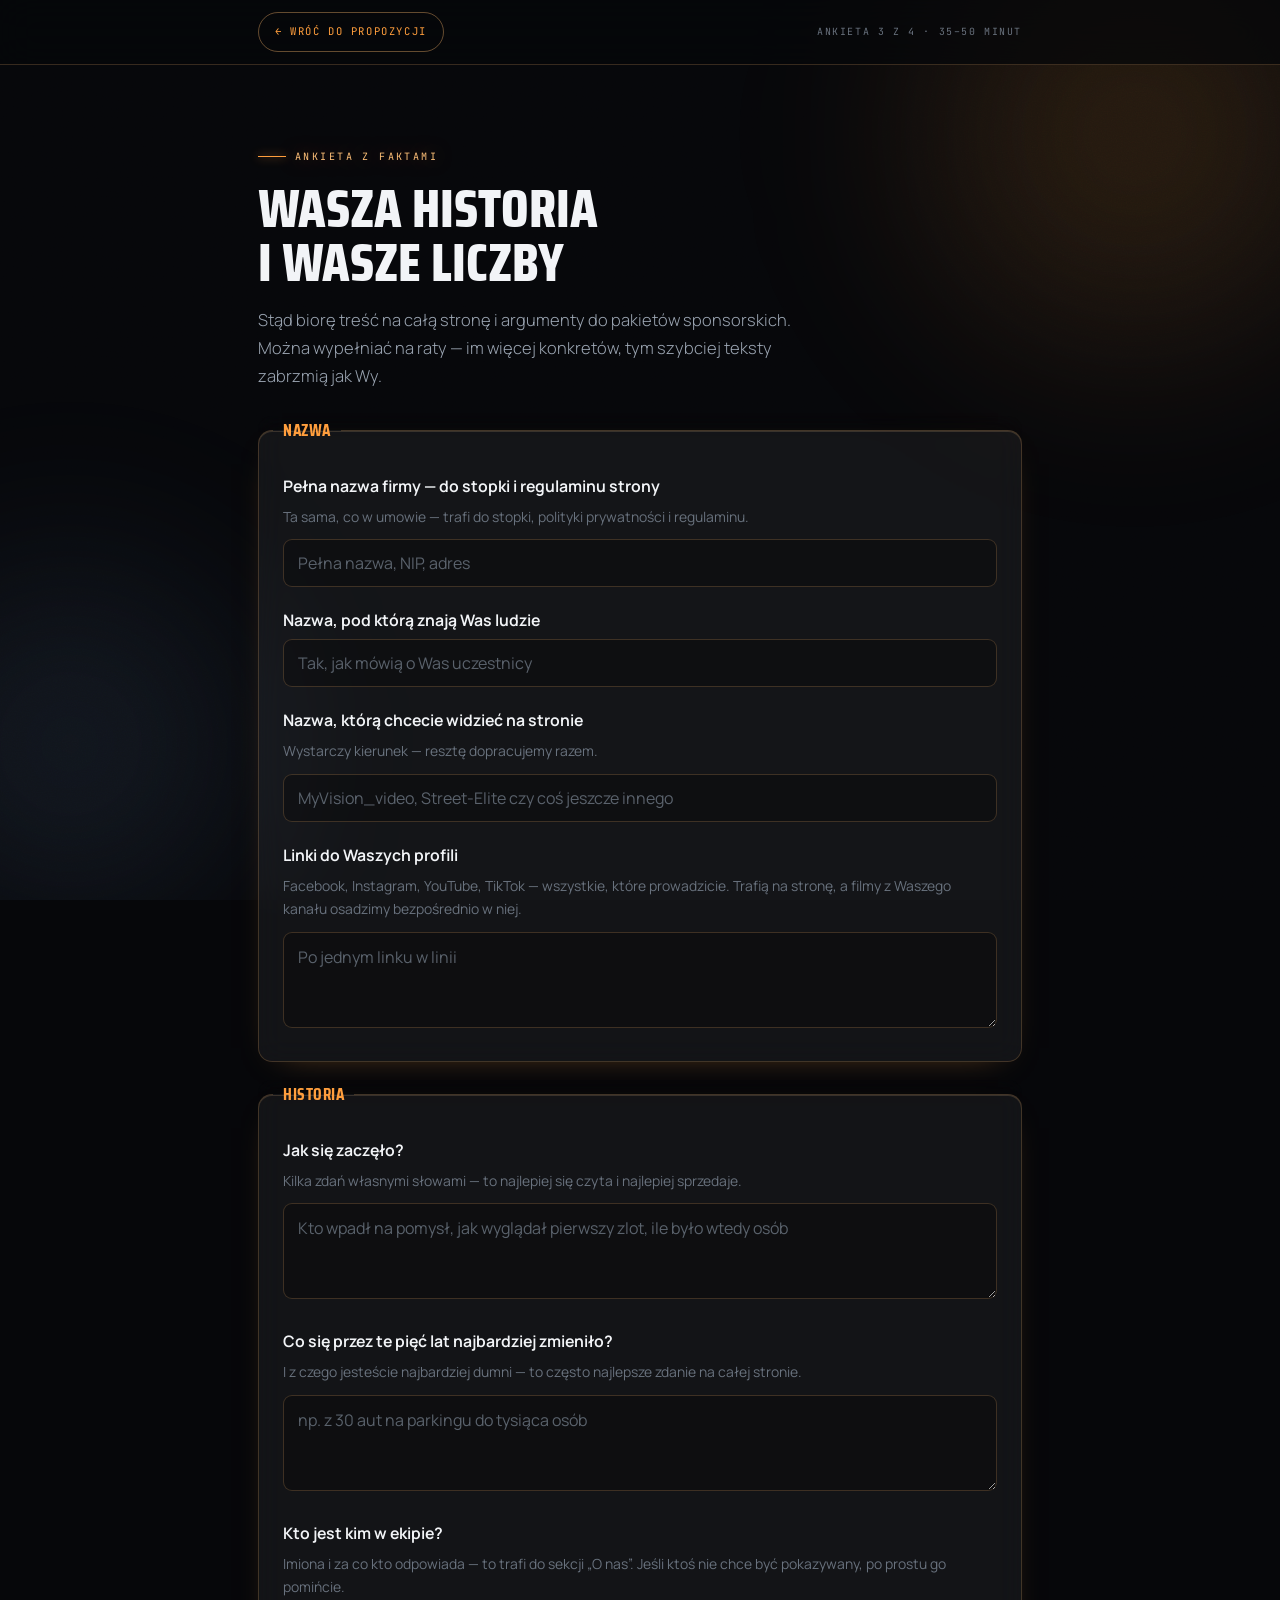
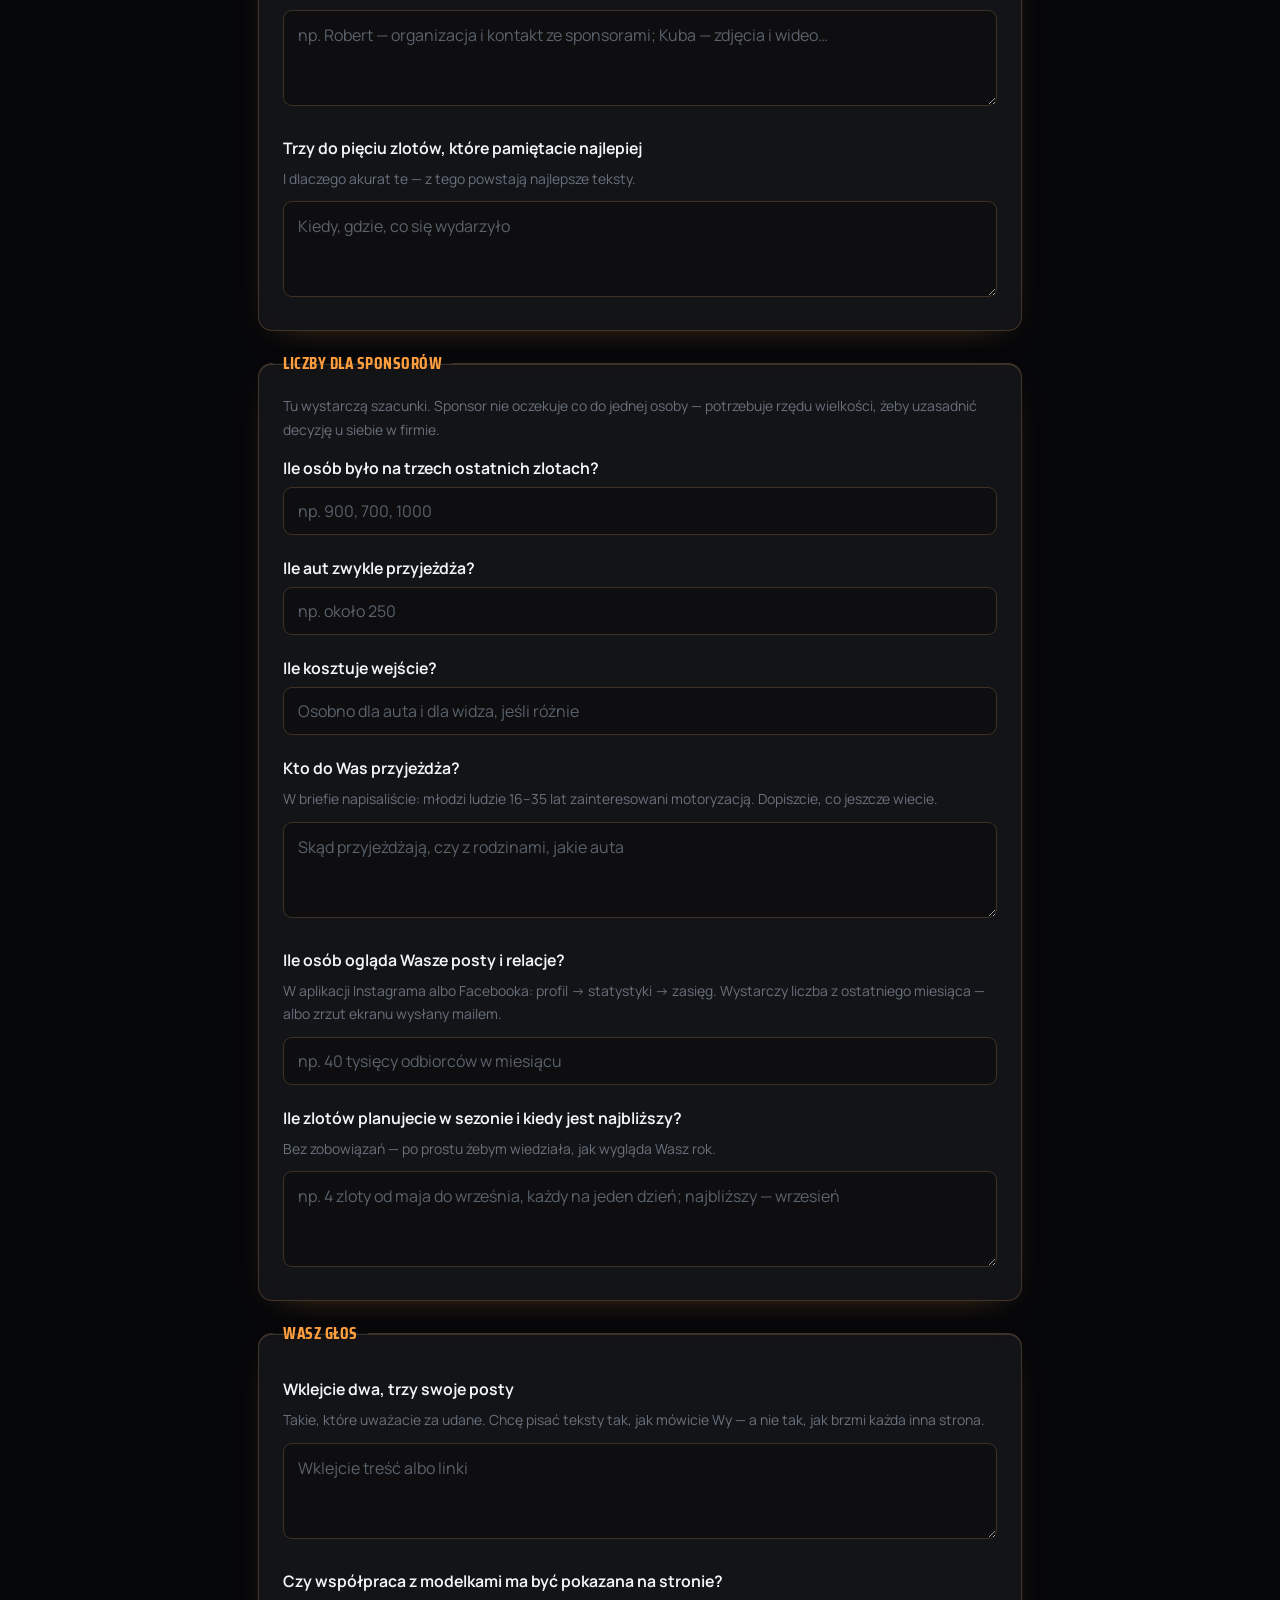
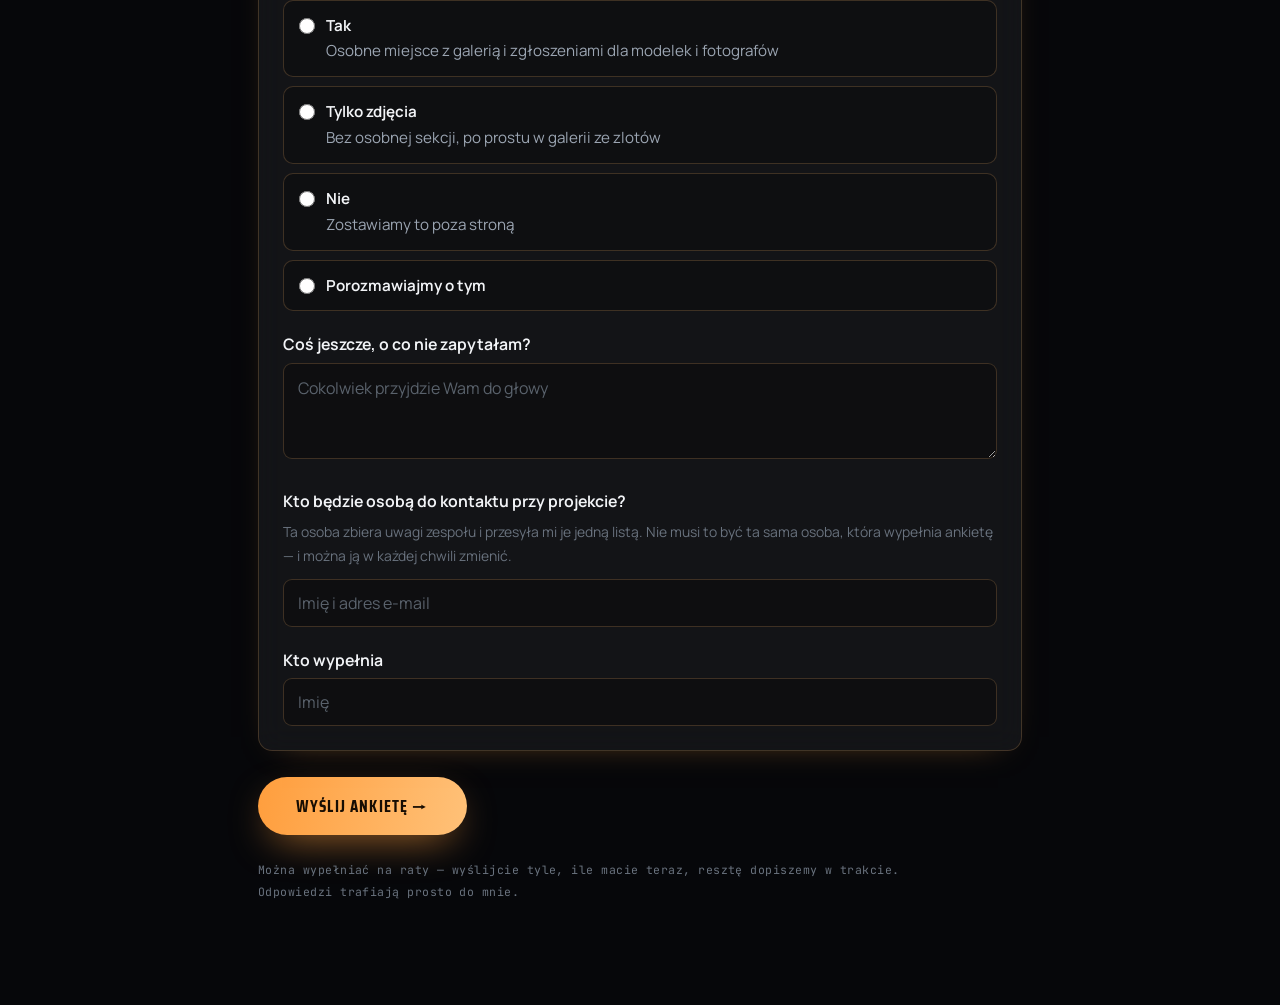
<file: ankieta-faktow.html>
<!doctype html>
<html lang="pl">
<head>
<meta charset="utf-8">
<meta name="viewport" content="width=device-width, initial-scale=1">
<title>Ankieta z faktami — Street-Elite</title>
<meta name="robots" content="noindex, nofollow">
<link rel="preconnect" href="https://fonts.googleapis.com">
<link rel="preconnect" href="https://fonts.gstatic.com" crossorigin>
<link href="https://fonts.googleapis.com/css2?family=Saira+Condensed:wght@600;700;800&family=Manrope:wght@300;400;500;650;700&family=JetBrains+Mono:wght@400;500&display=swap" rel="stylesheet">
<link rel="stylesheet" href="ankieta.css">
</head>
<body>
<div class="atmo"><div class="beam b1"></div><div class="beam b2"></div></div>
<div class="noise"></div>

<header class="bar"><div class="bar-in">
  <a class="back" href="index.html#odwas">← Wróć do propozycji</a>
  <span class="step">Ankieta 3 z 4 · 35–50 minut</span>
</div></header>

<div class="wrap">
<div class="head">
  <div class="kicker">Ankieta z faktami</div>
  <h1>Wasza historia<br>i Wasze liczby</h1>
  <p class="lead">Stąd biorę treść na całą stronę i argumenty do pakietów sponsorskich. Można wypełniać na raty — im więcej konkretów, tym szybciej teksty zabrzmią jak Wy.</p>
</div>

<form action="https://formsubmit.co/marcin.tatsiana@gmail.com" method="POST">
  <input type="hidden" name="_subject" value="📋 Ankieta z faktami — Street-Elite">
  <input type="hidden" name="_captcha" value="false">
  <input type="hidden" name="_template" value="table">
  <input type="hidden" name="_next" value="https://intlady95.github.io/se-327d51ff/dziekuje.html">
  <input type="text" name="_honey" class="hp" tabindex="-1" autocomplete="off">

  <fieldset>
    <legend>Nazwa</legend>
    <div class="q">
      <label for="n1">Pełna nazwa firmy — do stopki i regulaminu strony</label>
      <span class="hintx">Ta sama, co w umowie — trafi do stopki, polityki prywatności i regulaminu.</span>
      <input id="n1" type="text" name="Nazwa firmy do umowy" placeholder="Pełna nazwa, NIP, adres">
    </div>
    <div class="q">
      <label for="n2">Nazwa, pod którą znają Was ludzie</label>
      <input id="n2" type="text" name="Nazwa znana ludziom" placeholder="Tak, jak mówią o Was uczestnicy">
    </div>
    <div class="q">
      <label for="n3">Nazwa, którą chcecie widzieć na stronie</label>
      <span class="hintx">Wystarczy kierunek — resztę dopracujemy razem.</span>
      <input id="n3" type="text" name="Nazwa na stronie" placeholder="MyVision_video, Street-Elite czy coś jeszcze innego">
    </div>
    <div class="q">
      <label for="n4">Linki do Waszych profili</label>
      <span class="hintx">Facebook, Instagram, YouTube, TikTok — wszystkie, które prowadzicie. Trafią na stronę, a filmy z Waszego kanału osadzimy bezpośrednio w niej.</span>
      <textarea id="n4" name="Linki do profili" placeholder="Po jednym linku w linii"></textarea>
    </div>
  </fieldset>

  <fieldset>
    <legend>Historia</legend>
    <div class="q">
      <label for="h1">Jak się zaczęło?</label>
      <span class="hintx">Kilka zdań własnymi słowami — to najlepiej się czyta i najlepiej sprzedaje.</span>
      <textarea id="h1" name="Jak sie zaczelo" placeholder="Kto wpadł na pomysł, jak wyglądał pierwszy zlot, ile było wtedy osób"></textarea>
    </div>
    <div class="q">
      <label for="h2">Co się przez te pięć lat najbardziej zmieniło?</label>
      <span class="hintx">I z czego jesteście najbardziej dumni — to często najlepsze zdanie na całej stronie.</span>
      <textarea id="h2" name="Co sie zmienilo" placeholder="np. z 30 aut na parkingu do tysiąca osób"></textarea>
    </div>
    <div class="q">
      <label for="h3">Kto jest kim w ekipie?</label>
      <span class="hintx">Imiona i za co kto odpowiada — to trafi do sekcji „O nas”. Jeśli ktoś nie chce być pokazywany, po prostu go pomińcie.</span>
      <textarea id="h3" name="Zespol" placeholder="np. Robert — organizacja i kontakt ze sponsorami; Kuba — zdjęcia i wideo…"></textarea>
    </div>
    <div class="q">
      <label for="h4">Trzy do pięciu zlotów, które pamiętacie najlepiej</label>
      <span class="hintx">I dlaczego akurat te — z tego powstają najlepsze teksty.</span>
      <textarea id="h4" name="Najlepsze zloty" placeholder="Kiedy, gdzie, co się wydarzyło"></textarea>
    </div>
  </fieldset>

  <fieldset>
    <legend>Liczby dla sponsorów</legend>
    <p class="hintx" style="margin:-6px 0 14px">Tu wystarczą szacunki. Sponsor nie oczekuje co do jednej osoby — potrzebuje rzędu wielkości, żeby uzasadnić decyzję u siebie w firmie.</p>

    <div class="q">
      <label for="l1">Ile osób było na trzech ostatnich zlotach?</label>
      <input id="l1" type="text" name="Frekwencja" placeholder="np. 900, 700, 1000">
    </div>
    <div class="q">
      <label for="l2">Ile aut zwykle przyjeżdża?</label>
      <input id="l2" type="text" name="Liczba aut" placeholder="np. około 250">
    </div>
    <div class="q">
      <label for="l3">Ile kosztuje wejście?</label>
      <input id="l3" type="text" name="Cena wejscia" placeholder="Osobno dla auta i dla widza, jeśli różnie">
    </div>
    <div class="q">
      <label for="l4">Kto do Was przyjeżdża?</label>
      <span class="hintx">W briefie napisaliście: młodzi ludzie 16–35 lat zainteresowani motoryzacją. Dopiszcie, co jeszcze wiecie.</span>
      <textarea id="l4" name="Kto przyjezdza" placeholder="Skąd przyjeżdżają, czy z rodzinami, jakie auta"></textarea>
    </div>
    <div class="q">
      <label for="l6">Ile osób ogląda Wasze posty i relacje?</label>
      <span class="hintx">W aplikacji Instagrama albo Facebooka: profil → statystyki → zasięg. Wystarczy liczba z ostatniego miesiąca — albo zrzut ekranu wysłany mailem.</span>
      <input id="l6" type="text" name="Zasiegi w social mediach" placeholder="np. 40 tysięcy odbiorców w miesiącu">
    </div>
    <div class="q">
      <label for="l5">Ile zlotów planujecie w sezonie i kiedy jest najbliższy?</label>
      <span class="hintx">Bez zobowiązań — po prostu żebym wiedziała, jak wygląda Wasz rok.</span>
      <textarea id="l5" name="Kalendarz sezonu" placeholder="np. 4 zloty od maja do września, każdy na jeden dzień; najbliższy — wrzesień"></textarea>
    </div>
  </fieldset>


  <fieldset>
    <legend>Wasz głos</legend>
    <div class="q">
      <label for="g1">Wklejcie dwa, trzy swoje posty</label>
      <span class="hintx">Takie, które uważacie za udane. Chcę pisać teksty tak, jak mówicie Wy — a nie tak, jak brzmi każda inna strona.</span>
      <textarea id="g1" name="Przyklady postow" placeholder="Wklejcie treść albo linki"></textarea>
    </div>
    <div class="q">
      <span class="qlab">Czy współpraca z modelkami ma być pokazana na stronie?</span>
      <div class="opts">
        <label class="opt"><input type="radio" name="Modelki na stronie" value="Tak, osobna sekcja"><span><b>Tak</b>Osobne miejsce z galerią i zgłoszeniami dla modelek i fotografów</span></label>
        <label class="opt"><input type="radio" name="Modelki na stronie" value="Tylko zdjęcia w galerii"><span><b>Tylko zdjęcia</b>Bez osobnej sekcji, po prostu w galerii ze zlotów</span></label>
        <label class="opt"><input type="radio" name="Modelki na stronie" value="Nie"><span><b>Nie</b>Zostawiamy to poza stroną</span></label>
        <label class="opt"><input type="radio" name="Modelki na stronie" value="Porozmawiajmy"><span><b>Porozmawiajmy o tym</b></span></label>
      </div>
    </div>
    <div class="q">
      <label for="g2">Coś jeszcze, o co nie zapytałam?</label>
      <textarea id="g2" name="Coś jeszcze" placeholder="Cokolwiek przyjdzie Wam do głowy"></textarea>
    </div>
    <div class="q">
      <label for="kp">Kto będzie osobą do kontaktu przy projekcie?</label>
      <span class="hintx">Ta osoba zbiera uwagi zespołu i przesyła mi je jedną listą. Nie musi to być ta sama osoba, która wypełnia ankietę — i można ją w każdej chwili zmienić.</span>
      <input id="kp" type="text" name="Osoba do kontaktu" placeholder="Imię i adres e-mail">
    </div>
    <div class="q">
      <label for="who">Kto wypełnia</label>
      <input id="who" type="text" name="Kto wypelnia" placeholder="Imię" required>
    </div>
  </fieldset>

  <button class="send" type="submit">Wyślij ankietę →</button>
  <p class="foot">Można wypełniać na raty — wyślijcie tyle, ile macie teraz, resztę dopiszemy w trakcie.<br>Odpowiedzi trafiają prosto do mnie.</p>
</form>
</div>
<script data-goatcounter="https://intlady.goatcounter.com/count" async src="//gc.zgo.at/count.js"></script>
</body>
</html>
</file>
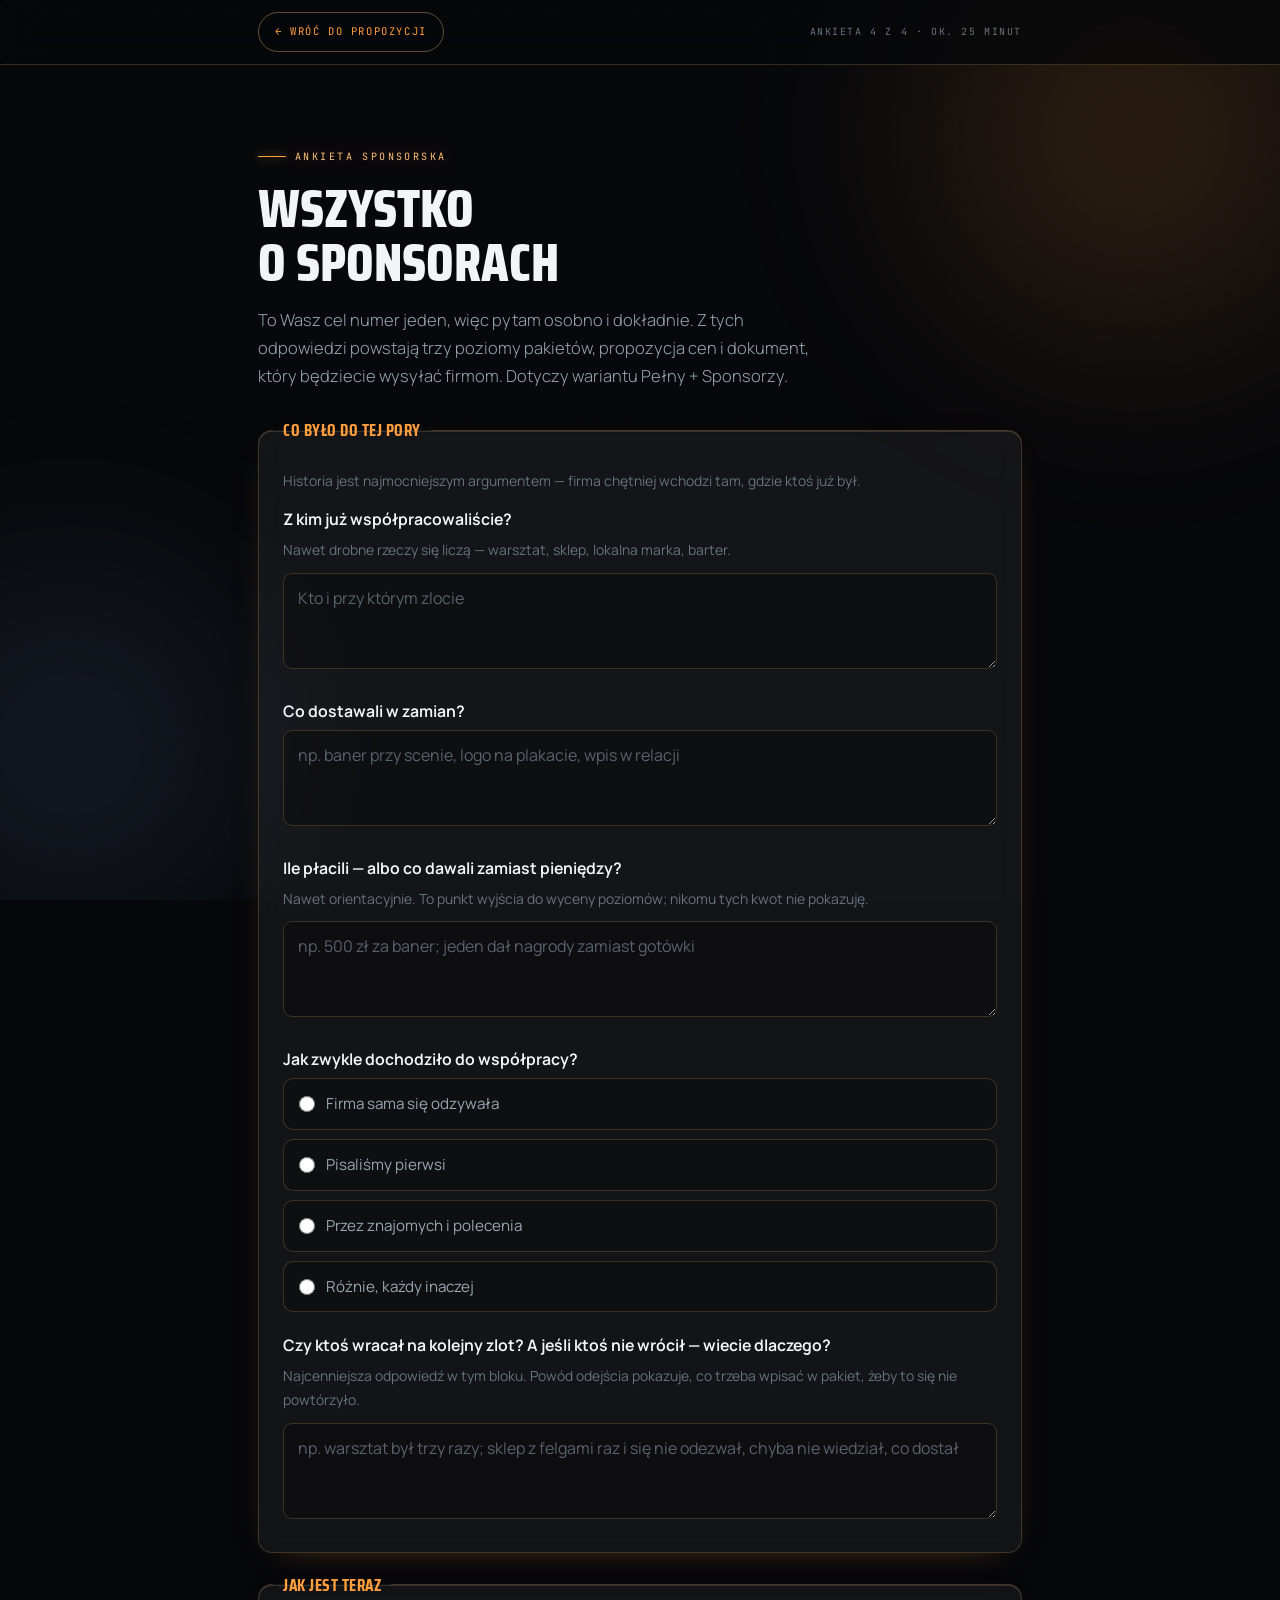
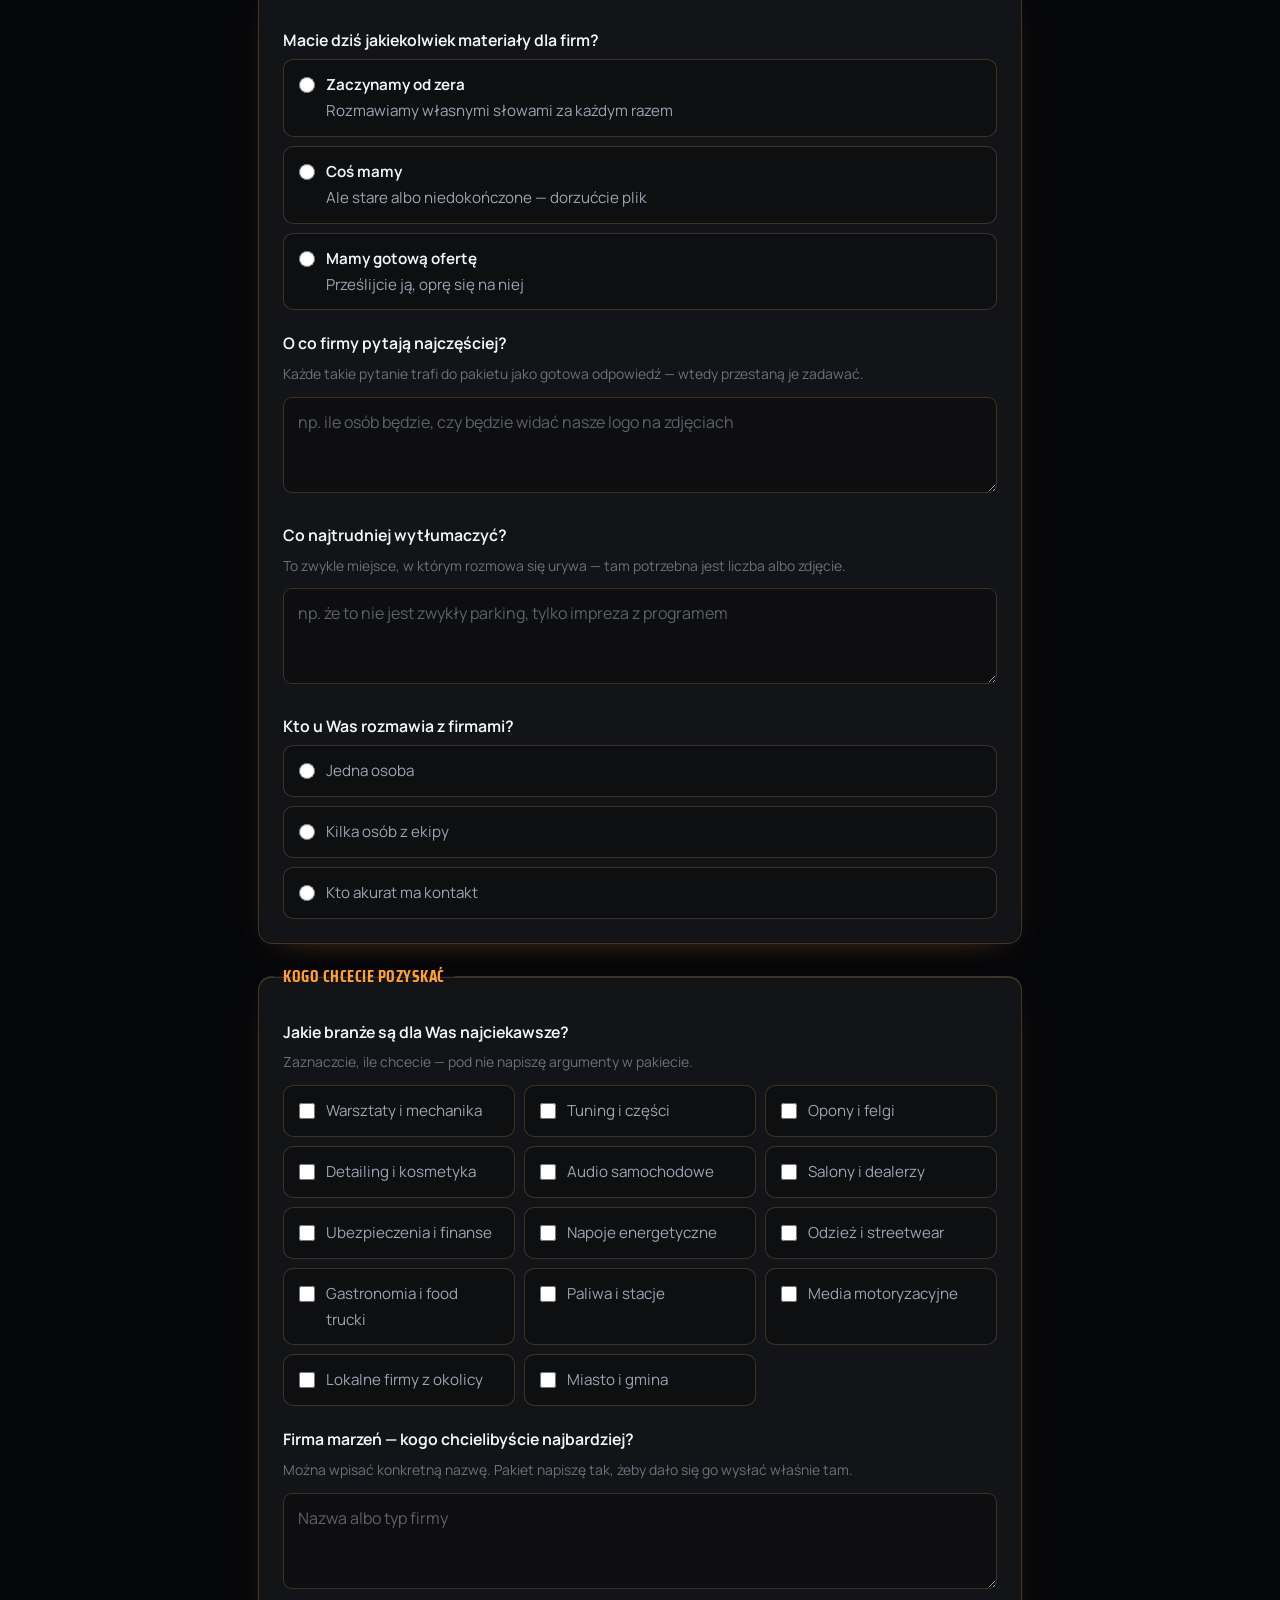
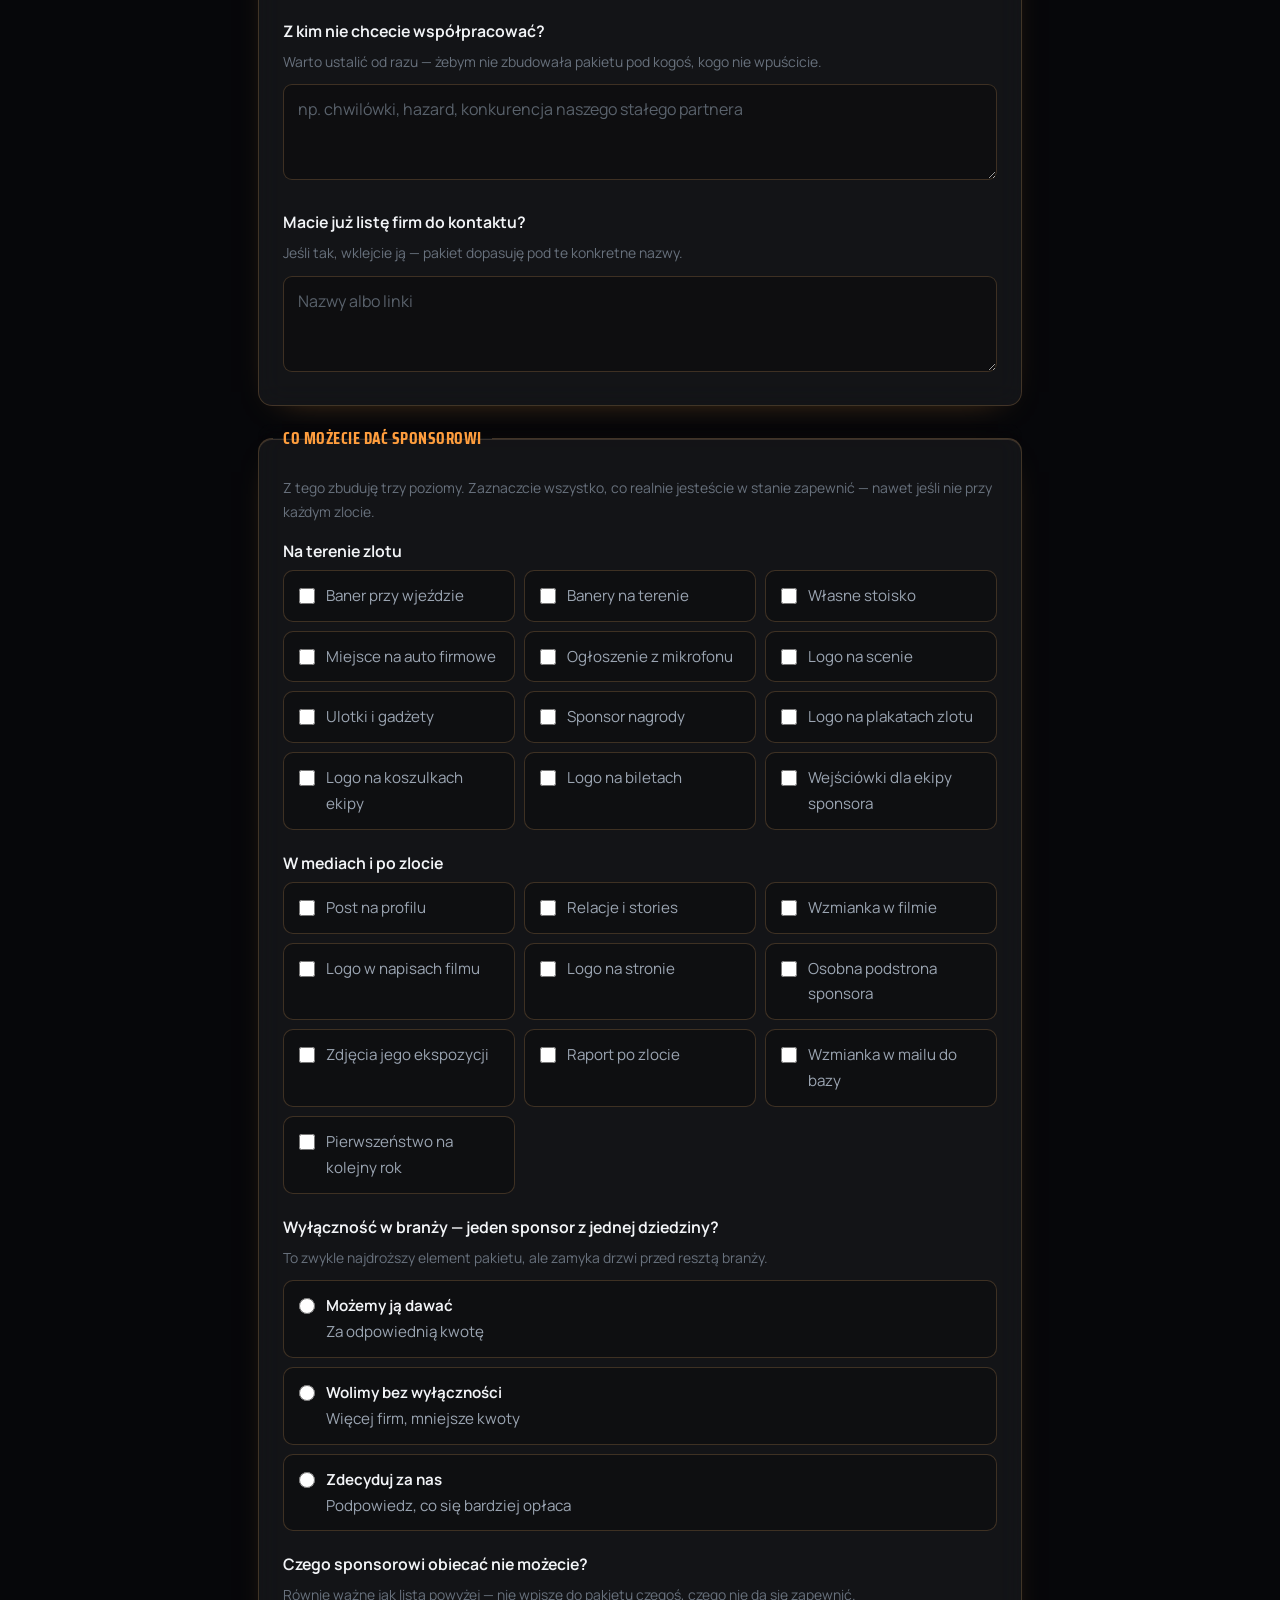
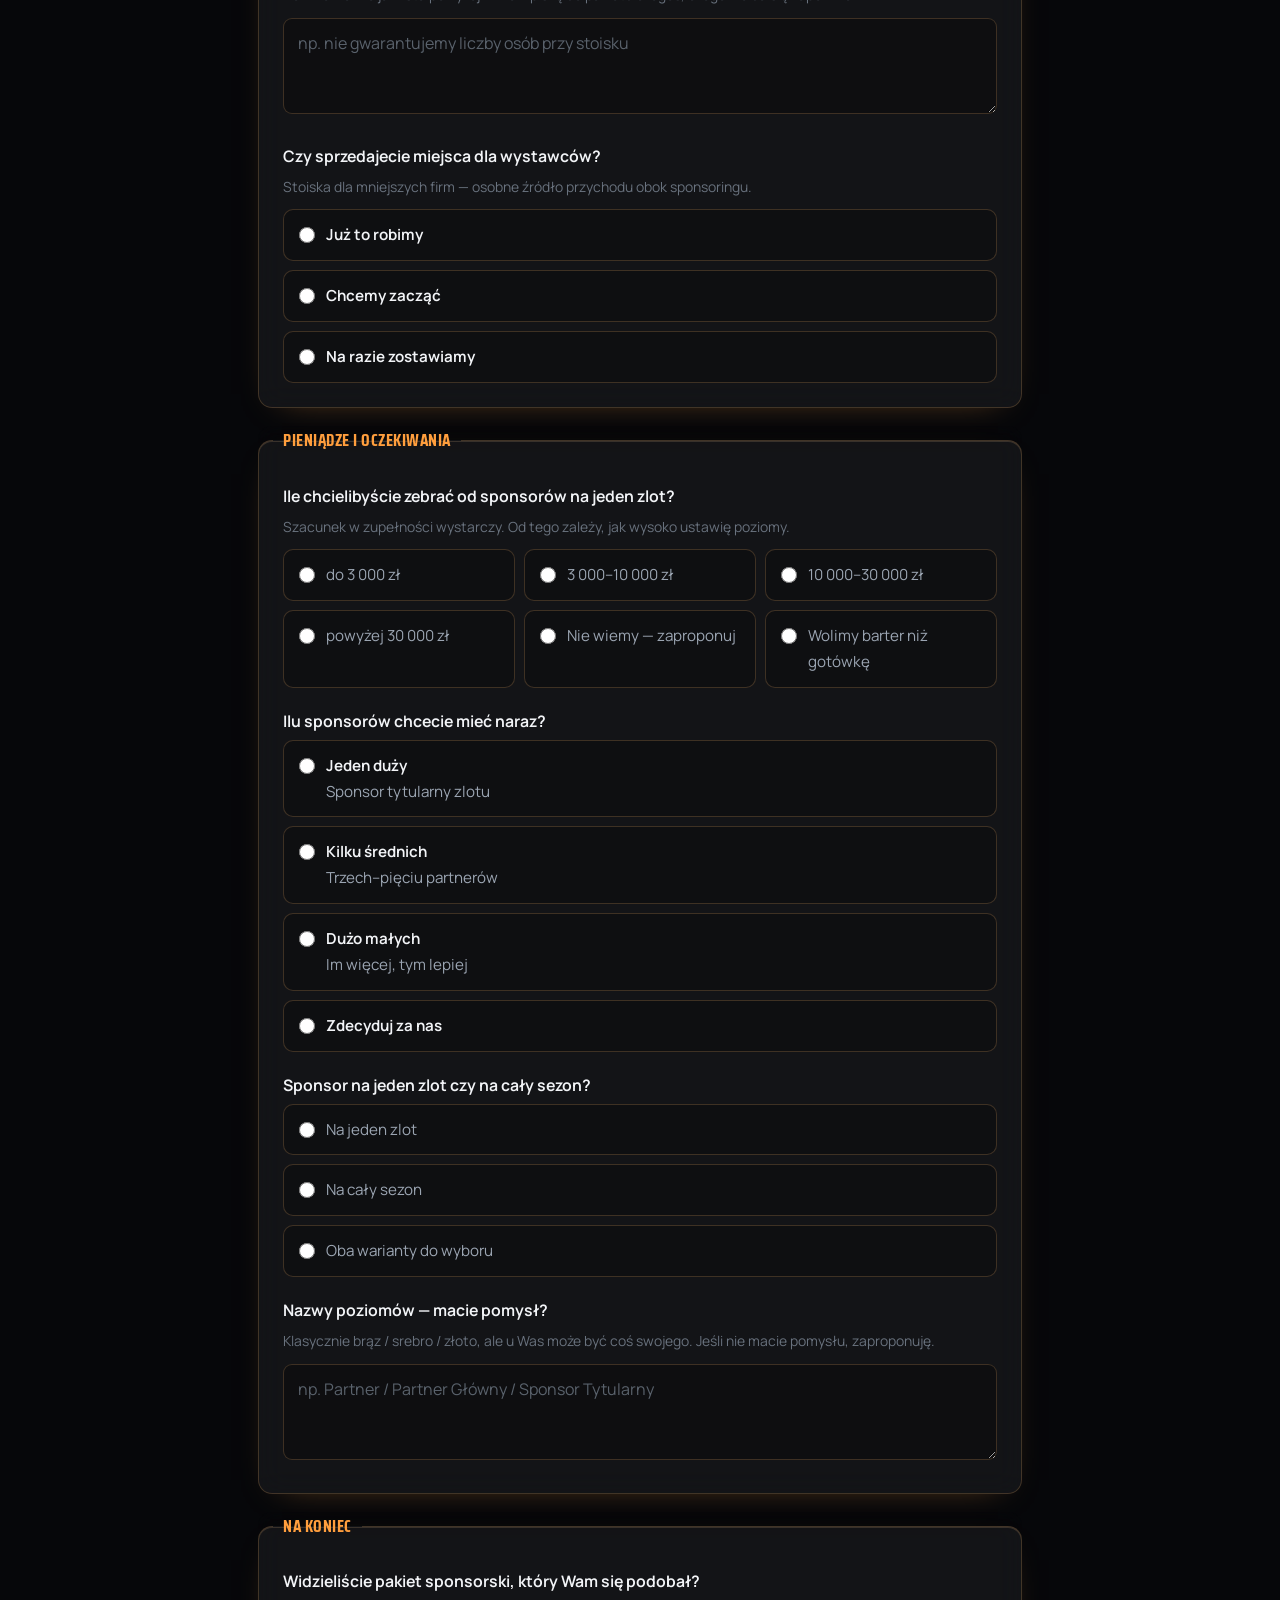
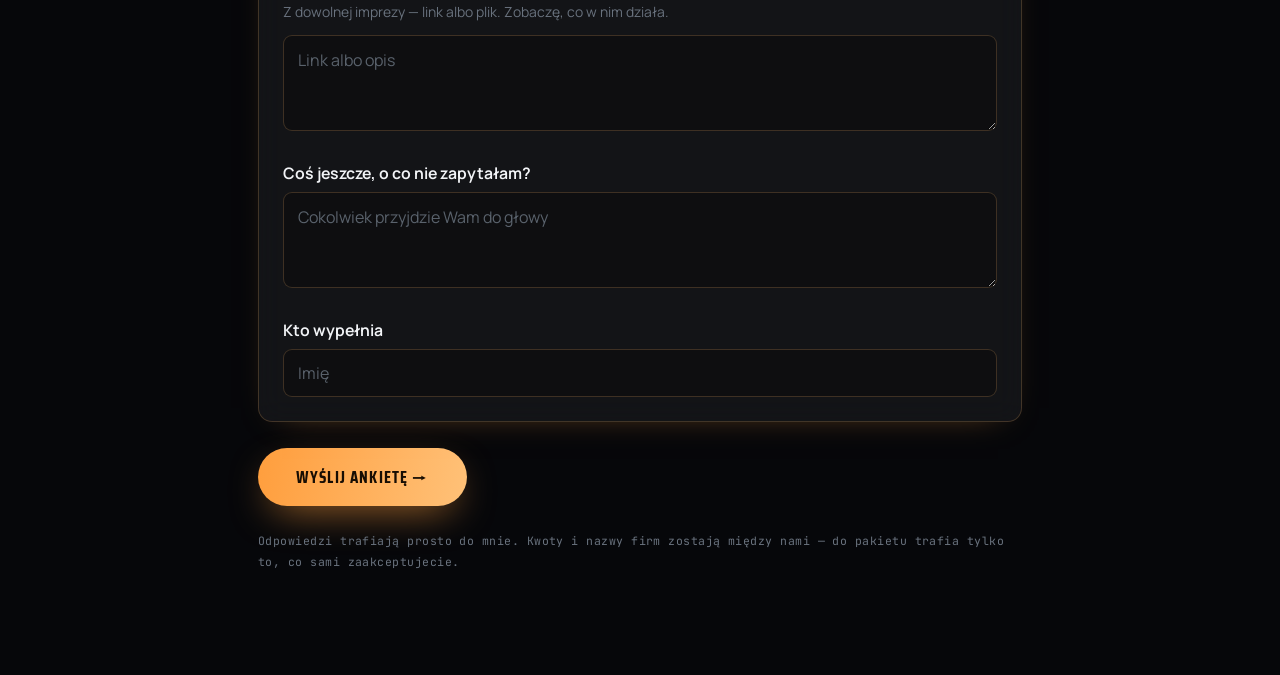
<file: ankieta-sponsorska.html>
<!doctype html>
<html lang="pl">
<head>
<meta charset="utf-8">
<meta name="viewport" content="width=device-width, initial-scale=1">
<title>Ankieta sponsorska — Street-Elite</title>
<meta name="robots" content="noindex, nofollow">
<link rel="preconnect" href="https://fonts.googleapis.com">
<link rel="preconnect" href="https://fonts.gstatic.com" crossorigin>
<link href="https://fonts.googleapis.com/css2?family=Saira+Condensed:wght@600;700;800&family=Manrope:wght@300;400;500;650;700&family=JetBrains+Mono:wght@400;500&display=swap" rel="stylesheet">
<link rel="stylesheet" href="ankieta.css">
</head>
<body>
<div class="atmo"><div class="beam b1"></div><div class="beam b2"></div></div>
<div class="noise"></div>

<header class="bar"><div class="bar-in">
  <a class="back" href="index.html#odwas">← Wróć do propozycji</a>
  <span class="step">Ankieta 4 z 4 · ok. 25 minut</span>
</div></header>

<div class="wrap">
<div class="head">
  <div class="kicker">Ankieta sponsorska</div>
  <h1>Wszystko<br>o sponsorach</h1>
  <p class="lead">To Wasz cel numer jeden, więc pytam osobno i dokładnie. Z tych odpowiedzi powstają trzy poziomy pakietów, propozycja cen i dokument, który będziecie wysyłać firmom. Dotyczy wariantu Pełny + Sponsorzy.</p>
</div>

<form action="https://formsubmit.co/marcin.tatsiana@gmail.com" method="POST">
  <input type="hidden" name="_subject" value="🤝 Ankieta sponsorska — Street-Elite">
  <input type="hidden" name="_captcha" value="false">
  <input type="hidden" name="_template" value="table">
  <input type="hidden" name="_next" value="https://intlady95.github.io/se-327d51ff/dziekuje.html">
  <input type="text" name="_honey" class="hp" tabindex="-1" autocomplete="off">

  <fieldset>
    <legend>Co było do tej pory</legend>
    <p class="hintx" style="margin:2px 0 14px">Historia jest najmocniejszym argumentem — firma chętniej wchodzi tam, gdzie ktoś już był.</p>

    <div class="q">
      <label for="p1">Z kim już współpracowaliście?</label>
      <span class="hintx">Nawet drobne rzeczy się liczą — warsztat, sklep, lokalna marka, barter.</span>
      <textarea id="p1" name="Dotychczasowi partnerzy" placeholder="Kto i przy którym zlocie"></textarea>
    </div>

    <div class="q">
      <label for="p2">Co dostawali w zamian?</label>
      <textarea id="p2" name="Co dostawali sponsorzy" placeholder="np. baner przy scenie, logo na plakacie, wpis w relacji"></textarea>
    </div>

    <div class="q">
      <label for="p3">Ile płacili — albo co dawali zamiast pieniędzy?</label>
      <span class="hintx">Nawet orientacyjnie. To punkt wyjścia do wyceny poziomów; nikomu tych kwot nie pokazuję.</span>
      <textarea id="p3" name="Ile płacili dotychczasowi sponsorzy" placeholder="np. 500 zł za baner; jeden dał nagrody zamiast gotówki"></textarea>
    </div>

    <div class="q">
      <span class="qlab">Jak zwykle dochodziło do współpracy?</span>
      <div class="opts">
        <label class="opt"><input type="radio" name="Jak dochodziło do współpracy" value="Firma sama się odzywała"><span>Firma sama się odzywała</span></label>
        <label class="opt"><input type="radio" name="Jak dochodziło do współpracy" value="My pisaliśmy pierwsi"><span>Pisaliśmy pierwsi</span></label>
        <label class="opt"><input type="radio" name="Jak dochodziło do współpracy" value="Przez znajomych i polecenia"><span>Przez znajomych i polecenia</span></label>
        <label class="opt"><input type="radio" name="Jak dochodziło do współpracy" value="Różnie"><span>Różnie, każdy inaczej</span></label>
      </div>
    </div>

    <div class="q">
      <label for="p4">Czy ktoś wracał na kolejny zlot? A jeśli ktoś nie wrócił — wiecie dlaczego?</label>
      <span class="hintx">Najcenniejsza odpowiedź w tym bloku. Powód odejścia pokazuje, co trzeba wpisać w pakiet, żeby to się nie powtórzyło.</span>
      <textarea id="p4" name="Kto wracał i kto odszedł" placeholder="np. warsztat był trzy razy; sklep z felgami raz i się nie odezwał, chyba nie wiedział, co dostał"></textarea>
    </div>
  </fieldset>

  <fieldset>
    <legend>Jak jest teraz</legend>

    <div class="q">
      <span class="qlab">Macie dziś jakiekolwiek materiały dla firm?</span>
      <div class="opts">
        <label class="opt"><input type="radio" name="Obecne materiały dla firm" value="Nie mamy nic"><span><b>Zaczynamy od zera</b>Rozmawiamy własnymi słowami za każdym razem</span></label>
        <label class="opt"><input type="radio" name="Obecne materiały dla firm" value="Coś mamy, ale nieaktualne"><span><b>Coś mamy</b>Ale stare albo niedokończone — dorzućcie plik</span></label>
        <label class="opt"><input type="radio" name="Obecne materiały dla firm" value="Mamy gotową ofertę"><span><b>Mamy gotową ofertę</b>Prześlijcie ją, oprę się na niej</span></label>
      </div>
    </div>

    <div class="q">
      <label for="p5">O co firmy pytają najczęściej?</label>
      <span class="hintx">Każde takie pytanie trafi do pakietu jako gotowa odpowiedź — wtedy przestaną je zadawać.</span>
      <textarea id="p5" name="O co pytają firmy" placeholder="np. ile osób będzie, czy będzie widać nasze logo na zdjęciach"></textarea>
    </div>

    <div class="q">
      <label for="p6">Co najtrudniej wytłumaczyć?</label>
      <span class="hintx">To zwykle miejsce, w którym rozmowa się urywa — tam potrzebna jest liczba albo zdjęcie.</span>
      <textarea id="p6" name="Co najtrudniej wytłumaczyć" placeholder="np. że to nie jest zwykły parking, tylko impreza z programem"></textarea>
    </div>

    <div class="q">
      <span class="qlab">Kto u Was rozmawia z firmami?</span>
      <div class="opts">
        <label class="opt"><input type="radio" name="Kto rozmawia z firmami" value="Jedna osoba"><span>Jedna osoba</span></label>
        <label class="opt"><input type="radio" name="Kto rozmawia z firmami" value="Kilka osób z ekipy"><span>Kilka osób z ekipy</span></label>
        <label class="opt"><input type="radio" name="Kto rozmawia z firmami" value="Kto akurat ma kontakt"><span>Kto akurat ma kontakt</span></label>
      </div>
    </div>
  </fieldset>

  <fieldset>
    <legend>Kogo chcecie pozyskać</legend>

    <div class="q">
      <span class="qlab">Jakie branże są dla Was najciekawsze?</span>
      <span class="hintx">Zaznaczcie, ile chcecie — pod nie napiszę argumenty w pakiecie.</span>
      <div class="opts grid2">
        <label class="opt"><input type="checkbox" name="Branże" value="Warsztaty i mechanika"><span>Warsztaty i mechanika</span></label>
        <label class="opt"><input type="checkbox" name="Branże" value="Tuning i części"><span>Tuning i części</span></label>
        <label class="opt"><input type="checkbox" name="Branże" value="Opony i felgi"><span>Opony i felgi</span></label>
        <label class="opt"><input type="checkbox" name="Branże" value="Detailing i kosmetyka"><span>Detailing i kosmetyka</span></label>
        <label class="opt"><input type="checkbox" name="Branże" value="Audio samochodowe"><span>Audio samochodowe</span></label>
        <label class="opt"><input type="checkbox" name="Branże" value="Salony i dealerzy"><span>Salony i dealerzy</span></label>
        <label class="opt"><input type="checkbox" name="Branże" value="Ubezpieczenia i finanse"><span>Ubezpieczenia i finanse</span></label>
        <label class="opt"><input type="checkbox" name="Branże" value="Napoje energetyczne"><span>Napoje energetyczne</span></label>
        <label class="opt"><input type="checkbox" name="Branże" value="Odzież i marki streetwear"><span>Odzież i streetwear</span></label>
        <label class="opt"><input type="checkbox" name="Branże" value="Gastronomia i food trucki"><span>Gastronomia i food trucki</span></label>
        <label class="opt"><input type="checkbox" name="Branże" value="Paliwa i stacje"><span>Paliwa i stacje</span></label>
        <label class="opt"><input type="checkbox" name="Branże" value="Media motoryzacyjne"><span>Media motoryzacyjne</span></label>
        <label class="opt"><input type="checkbox" name="Branże" value="Lokalne firmy z okolicy zlotu"><span>Lokalne firmy z okolicy</span></label>
        <label class="opt"><input type="checkbox" name="Branże" value="Miasto, gmina, instytucje"><span>Miasto i gmina</span></label>
      </div>
    </div>

    <div class="q">
      <label for="p7">Firma marzeń — kogo chcielibyście najbardziej?</label>
      <span class="hintx">Można wpisać konkretną nazwę. Pakiet napiszę tak, żeby dało się go wysłać właśnie tam.</span>
      <textarea id="p7" name="Firma marzeń" placeholder="Nazwa albo typ firmy"></textarea>
    </div>

    <div class="q">
      <label for="p8">Z kim nie chcecie współpracować?</label>
      <span class="hintx">Warto ustalić od razu — żebym nie zbudowała pakietu pod kogoś, kogo nie wpuścicie.</span>
      <textarea id="p8" name="Z kim nie chcemy" placeholder="np. chwilówki, hazard, konkurencja naszego stałego partnera"></textarea>
    </div>

    <div class="q">
      <label for="p9">Macie już listę firm do kontaktu?</label>
      <span class="hintx">Jeśli tak, wklejcie ją — pakiet dopasuję pod te konkretne nazwy.</span>
      <textarea id="p9" name="Lista firm do zaczepienia" placeholder="Nazwy albo linki"></textarea>
    </div>
  </fieldset>

  <fieldset>
    <legend>Co możecie dać sponsorowi</legend>
    <p class="hintx" style="margin:2px 0 14px">Z tego zbuduję trzy poziomy. Zaznaczcie wszystko, co realnie jesteście w stanie zapewnić — nawet jeśli nie przy każdym zlocie.</p>

    <div class="q">
      <span class="qlab">Na terenie zlotu</span>
      <div class="opts grid2">
        <label class="opt"><input type="checkbox" name="Świadczenia na zlocie" value="Baner przy wjeździe"><span>Baner przy wjeździe</span></label>
        <label class="opt"><input type="checkbox" name="Świadczenia na zlocie" value="Banery na terenie"><span>Banery na terenie</span></label>
        <label class="opt"><input type="checkbox" name="Świadczenia na zlocie" value="Własne stoisko"><span>Własne stoisko</span></label>
        <label class="opt"><input type="checkbox" name="Świadczenia na zlocie" value="Miejsce na auto firmowe"><span>Miejsce na auto firmowe</span></label>
        <label class="opt"><input type="checkbox" name="Świadczenia na zlocie" value="Ogłoszenie z mikrofonu"><span>Ogłoszenie z mikrofonu</span></label>
        <label class="opt"><input type="checkbox" name="Świadczenia na zlocie" value="Logo na scenie"><span>Logo na scenie</span></label>
        <label class="opt"><input type="checkbox" name="Świadczenia na zlocie" value="Ulotki i gadżety dla uczestników"><span>Ulotki i gadżety</span></label>
        <label class="opt"><input type="checkbox" name="Świadczenia na zlocie" value="Sponsor nagrody w konkursie"><span>Sponsor nagrody</span></label>
        <label class="opt"><input type="checkbox" name="Świadczenia na zlocie" value="Logo na plakatach zlotu"><span>Logo na plakatach zlotu</span></label>
        <label class="opt"><input type="checkbox" name="Świadczenia na zlocie" value="Logo na koszulkach ekipy"><span>Logo na koszulkach ekipy</span></label>
        <label class="opt"><input type="checkbox" name="Świadczenia na zlocie" value="Logo na biletach QR"><span>Logo na biletach</span></label>
        <label class="opt"><input type="checkbox" name="Świadczenia na zlocie" value="Wejściówki dla ekipy sponsora"><span>Wejściówki dla ekipy sponsora</span></label>
      </div>
    </div>

    <div class="q">
      <span class="qlab">W mediach i po zlocie</span>
      <div class="opts grid2">
        <label class="opt"><input type="checkbox" name="Świadczenia w mediach" value="Post na profilu"><span>Post na profilu</span></label>
        <label class="opt"><input type="checkbox" name="Świadczenia w mediach" value="Relacje i stories"><span>Relacje i stories</span></label>
        <label class="opt"><input type="checkbox" name="Świadczenia w mediach" value="Wzmianka w filmie z relacji"><span>Wzmianka w filmie</span></label>
        <label class="opt"><input type="checkbox" name="Świadczenia w mediach" value="Logo w napisach końcowych filmu"><span>Logo w napisach filmu</span></label>
        <label class="opt"><input type="checkbox" name="Świadczenia w mediach" value="Logo na stronie"><span>Logo na stronie</span></label>
        <label class="opt"><input type="checkbox" name="Świadczenia w mediach" value="Osobna podstrona sponsora"><span>Osobna podstrona sponsora</span></label>
        <label class="opt"><input type="checkbox" name="Świadczenia w mediach" value="Zdjęcia ekspozycji po zlocie"><span>Zdjęcia jego ekspozycji</span></label>
        <label class="opt"><input type="checkbox" name="Świadczenia w mediach" value="Raport po zlocie z liczbami"><span>Raport po zlocie</span></label>
        <label class="opt"><input type="checkbox" name="Świadczenia w mediach" value="Wzmianka w mailu do bazy"><span>Wzmianka w mailu do bazy</span></label>
        <label class="opt"><input type="checkbox" name="Świadczenia w mediach" value="Pierwszeństwo na kolejny rok"><span>Pierwszeństwo na kolejny rok</span></label>
      </div>
    </div>

    <div class="q">
      <span class="qlab">Wyłączność w branży — jeden sponsor z jednej dziedziny?</span>
      <span class="hintx">To zwykle najdroższy element pakietu, ale zamyka drzwi przed resztą branży.</span>
      <div class="opts">
        <label class="opt"><input type="radio" name="Wyłączność w branży" value="Tak, możemy ją dawać"><span><b>Możemy ją dawać</b>Za odpowiednią kwotę</span></label>
        <label class="opt"><input type="radio" name="Wyłączność w branży" value="Nie dajemy wyłączności"><span><b>Wolimy bez wyłączności</b>Więcej firm, mniejsze kwoty</span></label>
        <label class="opt"><input type="radio" name="Wyłączność w branży" value="Zdecyduj za nas"><span><b>Zdecyduj za nas</b>Podpowiedz, co się bardziej opłaca</span></label>
      </div>
    </div>

    <div class="q">
      <label for="p10">Czego sponsorowi obiecać nie możecie?</label>
      <span class="hintx">Równie ważne jak lista powyżej — nie wpiszę do pakietu czegoś, czego nie da się zapewnić.</span>
      <textarea id="p10" name="Czego nie obiecujemy sponsorom" placeholder="np. nie gwarantujemy liczby osób przy stoisku"></textarea>
    </div>

    <div class="q">
      <span class="qlab">Czy sprzedajecie miejsca dla wystawców?</span>
      <span class="hintx">Stoiska dla mniejszych firm — osobne źródło przychodu obok sponsoringu.</span>
      <div class="opts">
        <label class="opt"><input type="radio" name="Miejsca dla wystawców" value="Już to robimy"><span><b>Już to robimy</b></span></label>
        <label class="opt"><input type="radio" name="Miejsca dla wystawców" value="Chcemy zacząć"><span><b>Chcemy zacząć</b></span></label>
        <label class="opt"><input type="radio" name="Miejsca dla wystawców" value="Na razie zostawiamy"><span><b>Na razie zostawiamy</b></span></label>
      </div>
    </div>
  </fieldset>

  <fieldset>
    <legend>Pieniądze i oczekiwania</legend>

    <div class="q">
      <span class="qlab">Ile chcielibyście zebrać od sponsorów na jeden zlot?</span>
      <span class="hintx">Szacunek w zupełności wystarczy. Od tego zależy, jak wysoko ustawię poziomy.</span>
      <div class="opts grid2">
        <label class="opt"><input type="radio" name="Cel finansowy na zlot" value="do 3 000 zł"><span>do 3 000 zł</span></label>
        <label class="opt"><input type="radio" name="Cel finansowy na zlot" value="3 000–10 000 zł"><span>3 000–10 000 zł</span></label>
        <label class="opt"><input type="radio" name="Cel finansowy na zlot" value="10 000–30 000 zł"><span>10 000–30 000 zł</span></label>
        <label class="opt"><input type="radio" name="Cel finansowy na zlot" value="powyżej 30 000 zł"><span>powyżej 30 000 zł</span></label>
        <label class="opt"><input type="radio" name="Cel finansowy na zlot" value="Nie wiemy — zaproponuj"><span>Nie wiemy — zaproponuj</span></label>
        <label class="opt"><input type="radio" name="Cel finansowy na zlot" value="Wolimy barter niż gotówkę"><span>Wolimy barter niż gotówkę</span></label>
      </div>
    </div>

    <div class="q">
      <span class="qlab">Ilu sponsorów chcecie mieć naraz?</span>
      <div class="opts">
        <label class="opt"><input type="radio" name="Ilu sponsorów" value="Jeden duży, tytularny"><span><b>Jeden duży</b>Sponsor tytularny zlotu</span></label>
        <label class="opt"><input type="radio" name="Ilu sponsorów" value="Kilku średnich"><span><b>Kilku średnich</b>Trzech–pięciu partnerów</span></label>
        <label class="opt"><input type="radio" name="Ilu sponsorów" value="Dużo małych"><span><b>Dużo małych</b>Im więcej, tym lepiej</span></label>
        <label class="opt"><input type="radio" name="Ilu sponsorów" value="Zdecyduj za nas"><span><b>Zdecyduj za nas</b></span></label>
      </div>
    </div>

    <div class="q">
      <span class="qlab">Sponsor na jeden zlot czy na cały sezon?</span>
      <div class="opts">
        <label class="opt"><input type="radio" name="Okres współpracy" value="Na jeden zlot"><span>Na jeden zlot</span></label>
        <label class="opt"><input type="radio" name="Okres współpracy" value="Na cały sezon"><span>Na cały sezon</span></label>
        <label class="opt"><input type="radio" name="Okres współpracy" value="Oba warianty w pakiecie"><span>Oba warianty do wyboru</span></label>
      </div>
    </div>

    <div class="q">
      <label for="p11">Nazwy poziomów — macie pomysł?</label>
      <span class="hintx">Klasycznie brąz / srebro / złoto, ale u Was może być coś swojego. Jeśli nie macie pomysłu, zaproponuję.</span>
      <textarea id="p11" name="Nazwy poziomów pakietów" placeholder="np. Partner / Partner Główny / Sponsor Tytularny"></textarea>
    </div>
  </fieldset>

  <fieldset>
    <legend>Na koniec</legend>
    <div class="q">
      <label for="p12">Widzieliście pakiet sponsorski, który Wam się podobał?</label>
      <span class="hintx">Z dowolnej imprezy — link albo plik. Zobaczę, co w nim działa.</span>
      <textarea id="p12" name="Podobające się pakiety" placeholder="Link albo opis"></textarea>
    </div>
    <div class="q">
      <label for="p13">Coś jeszcze, o co nie zapytałam?</label>
      <textarea id="p13" name="Uwagi dodatkowe" placeholder="Cokolwiek przyjdzie Wam do głowy"></textarea>
    </div>
    <div class="q">
      <label for="who">Kto wypełnia</label>
      <input id="who" type="text" name="Kto wypełnia" placeholder="Imię" required>
    </div>
  </fieldset>

  <button class="send" type="submit">Wyślij ankietę →</button>
  <p class="foot">Odpowiedzi trafiają prosto do mnie. Kwoty i nazwy firm zostają między nami — do pakietu trafia tylko to, co sami zaakceptujecie.</p>
</form>
</div>
<script data-goatcounter="https://intlady.goatcounter.com/count" async src="//gc.zgo.at/count.js"></script>
</body>
</html>
</file>
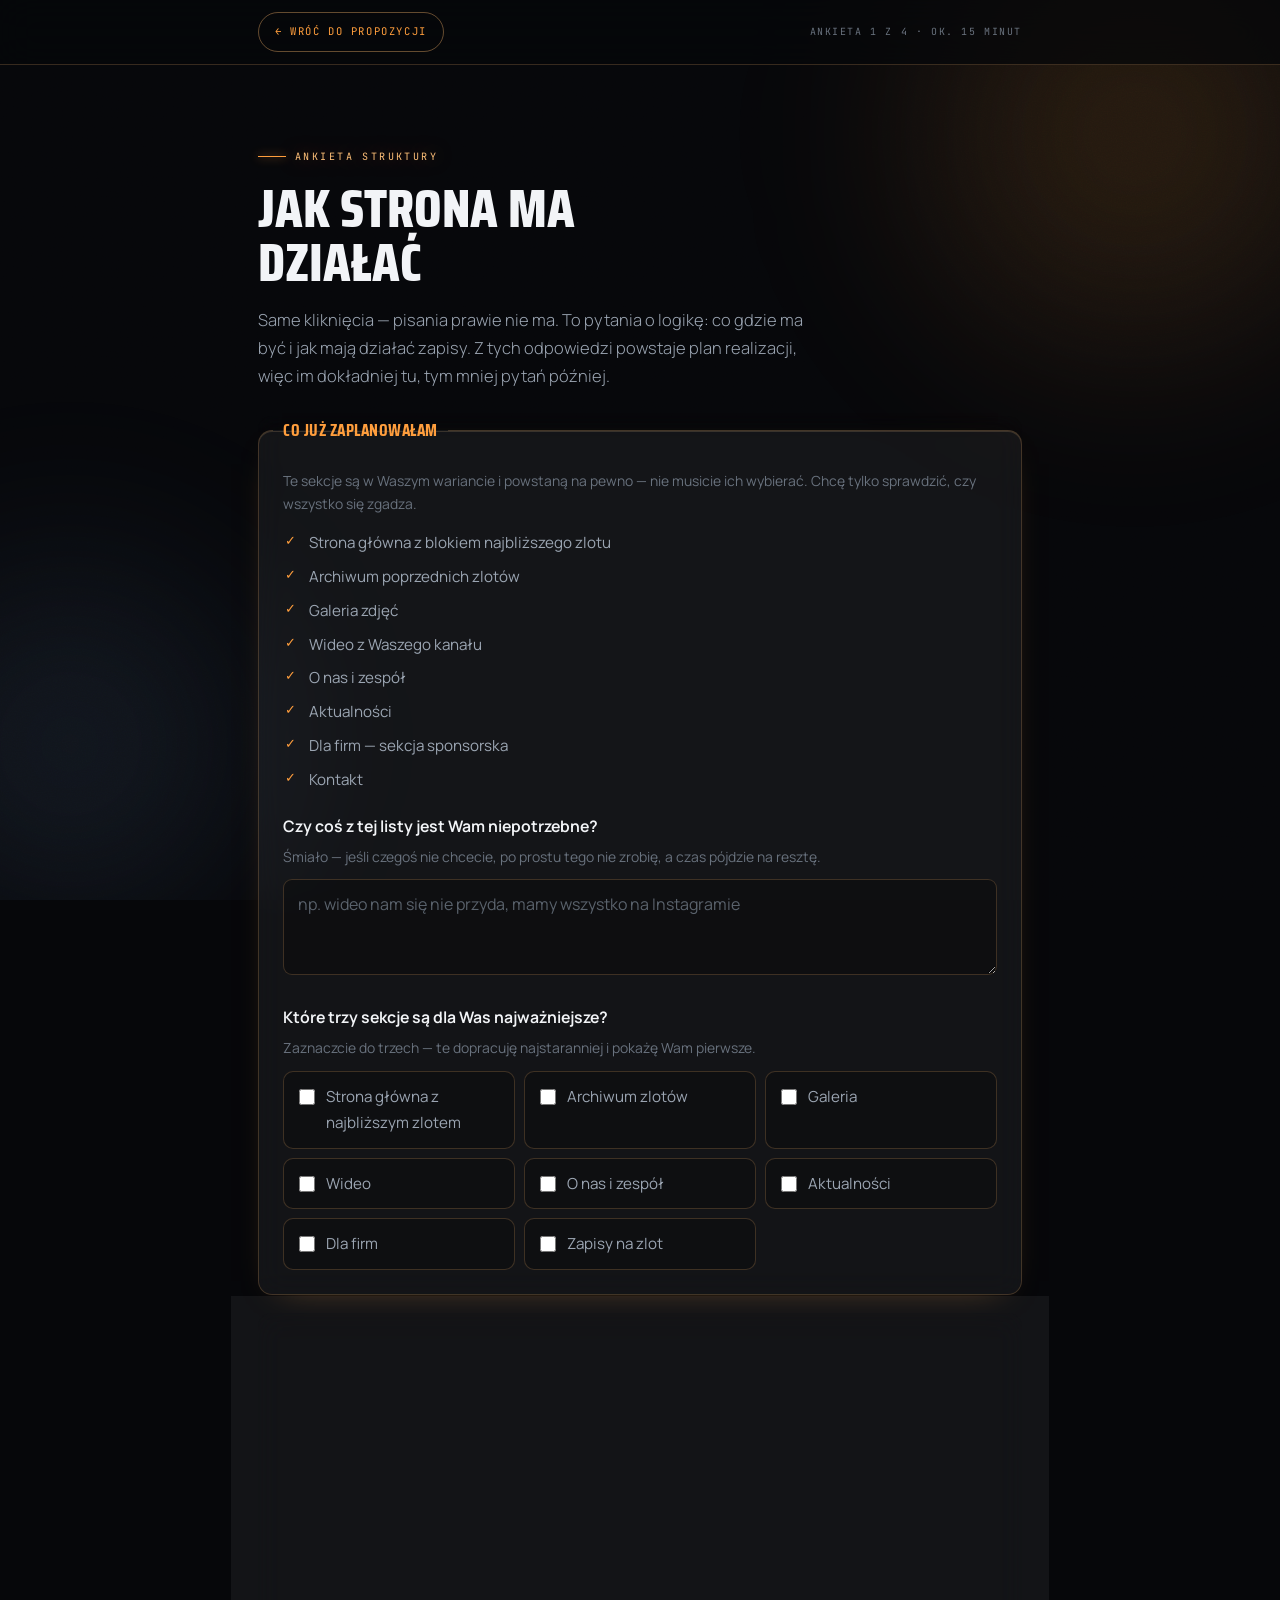
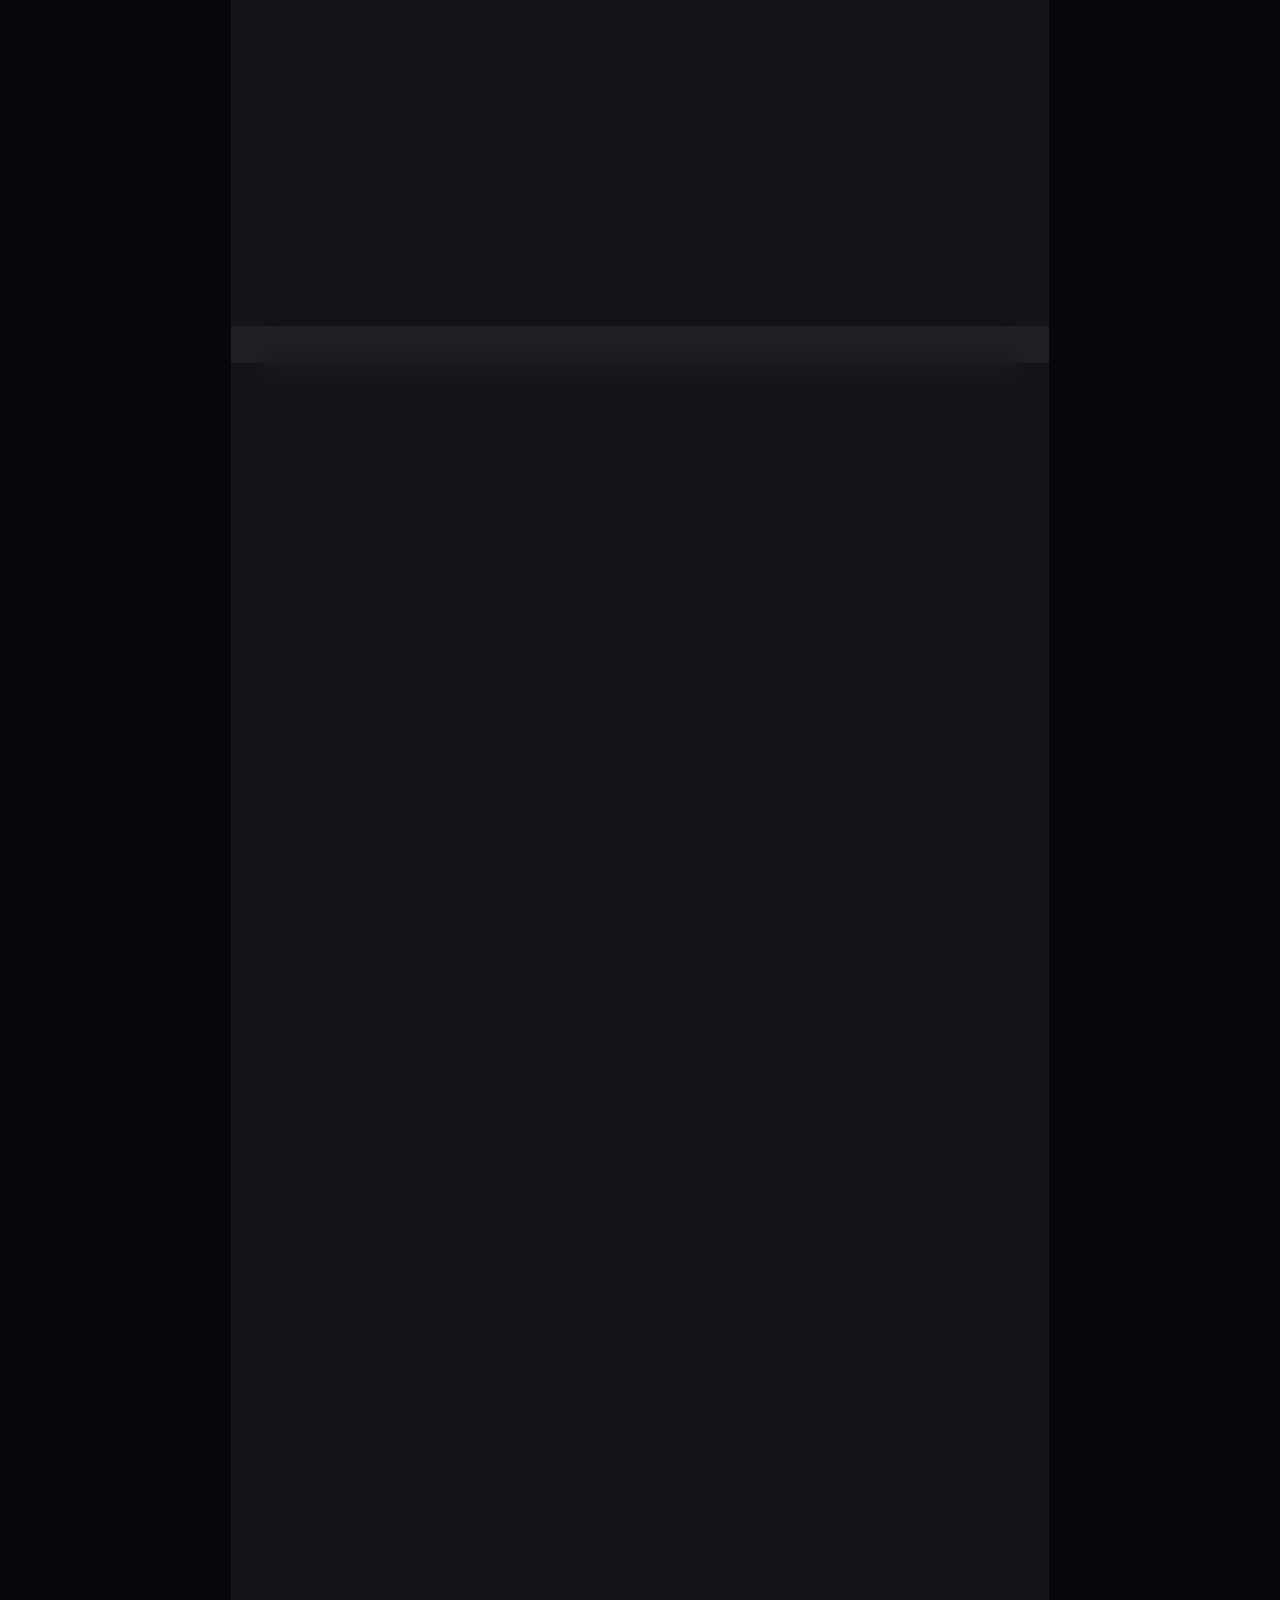
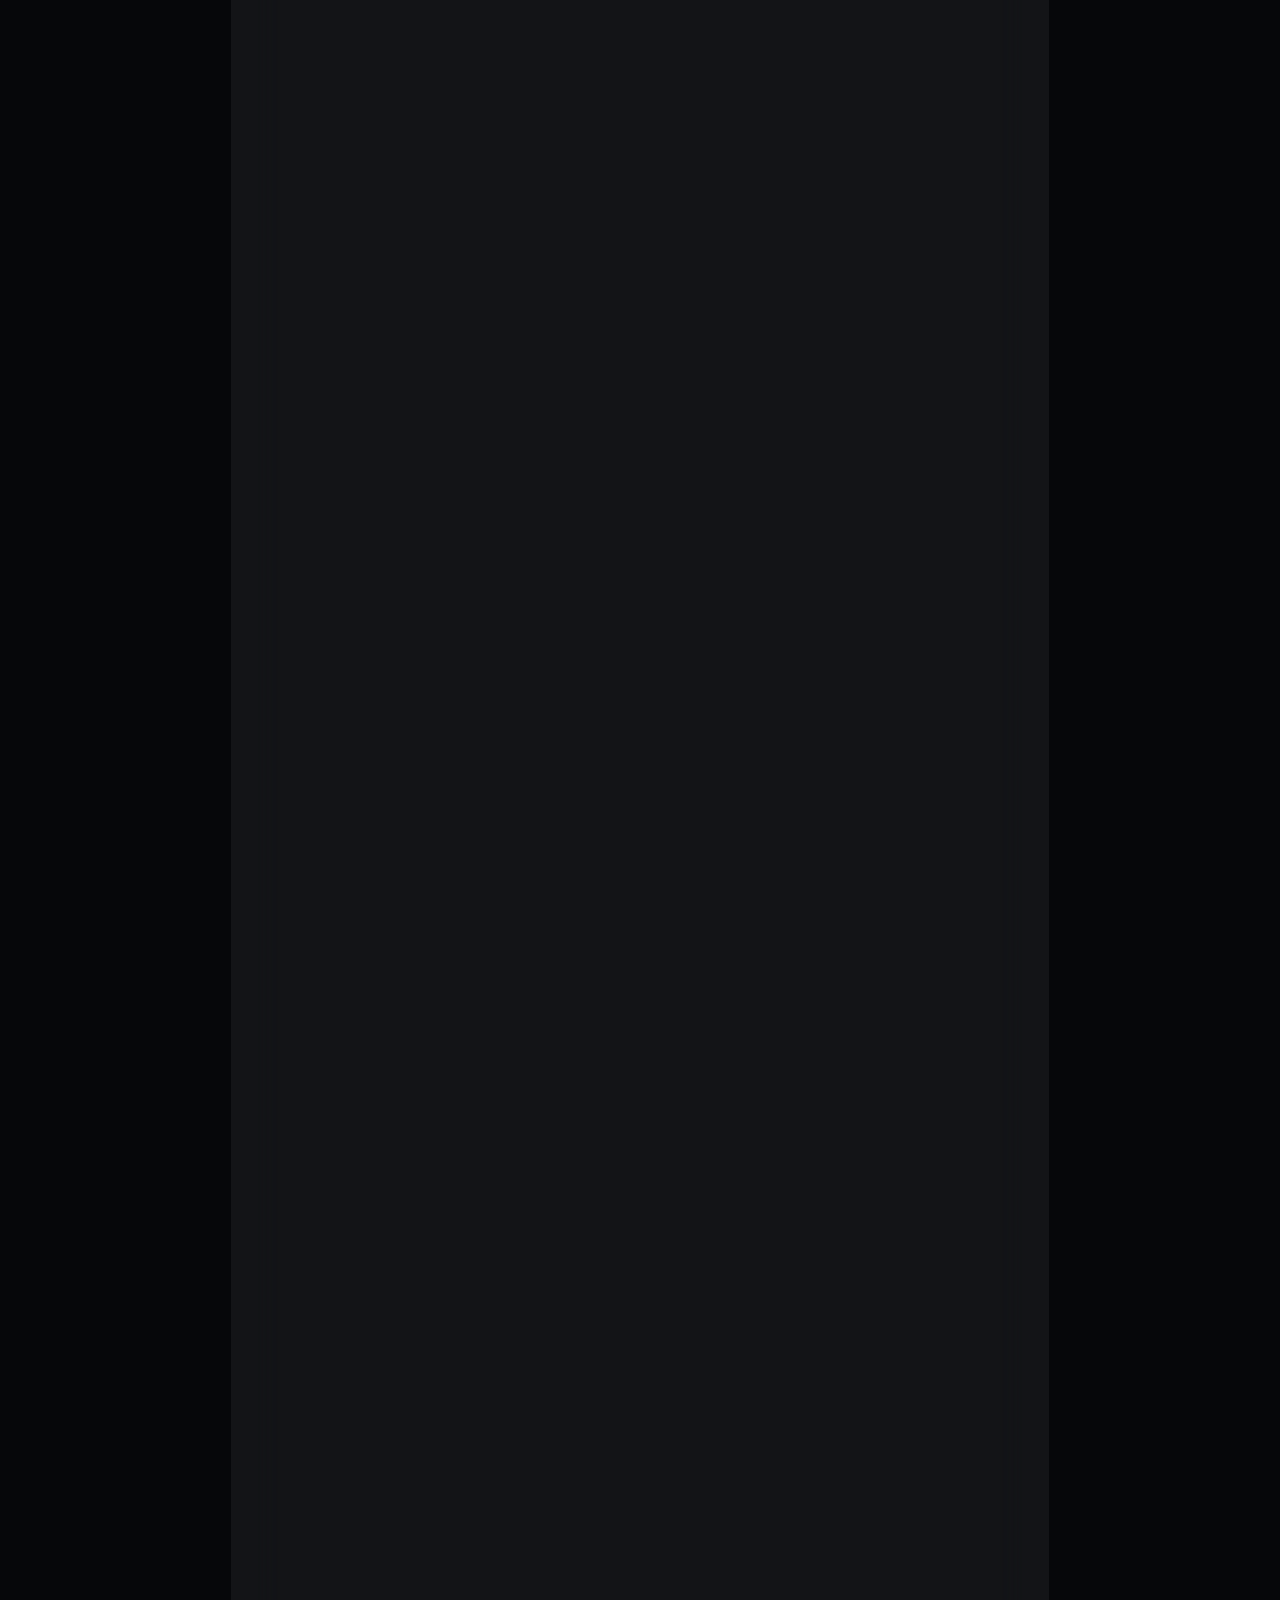
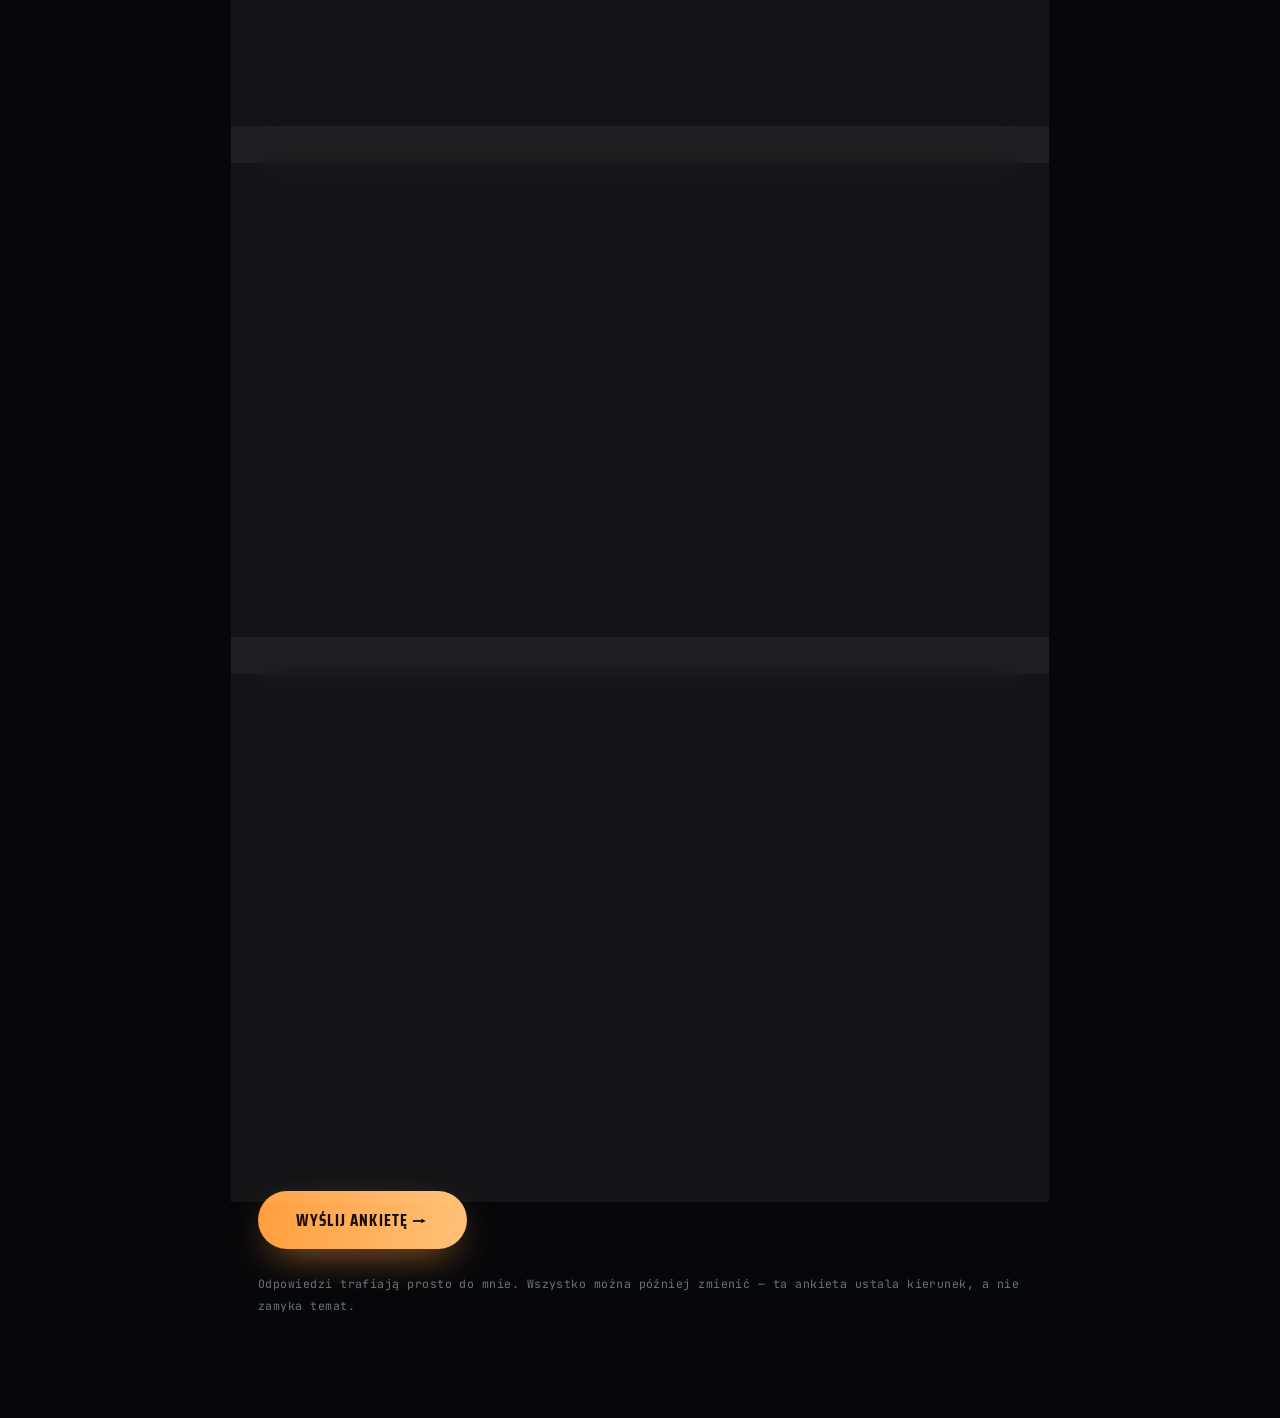
<file: ankieta-struktury.html>
<!doctype html>
<html lang="pl">
<head>
<meta charset="utf-8">
<meta name="viewport" content="width=device-width, initial-scale=1">
<title>Ankieta struktury — Street-Elite</title>
<meta name="robots" content="noindex, nofollow">
<link rel="preconnect" href="https://fonts.googleapis.com">
<link rel="preconnect" href="https://fonts.gstatic.com" crossorigin>
<link href="https://fonts.googleapis.com/css2?family=Saira+Condensed:wght@600;700;800&family=Manrope:wght@300;400;500;650;700&family=JetBrains+Mono:wght@400;500&display=swap" rel="stylesheet">
<link rel="stylesheet" href="ankieta.css">
</head>
<body>
<div class="atmo"><div class="beam b1"></div><div class="beam b2"></div></div>
<div class="noise"></div>

<header class="bar"><div class="bar-in">
  <a class="back" href="index.html#odwas">← Wróć do propozycji</a>
  <span class="step">Ankieta 1 z 4 · ok. 15 minut</span>
</div></header>

<div class="wrap">
<div class="head">
  <div class="kicker">Ankieta struktury</div>
  <h1>Jak strona ma<br>działać</h1>
  <p class="lead">Same kliknięcia — pisania prawie nie ma. To pytania o logikę: co gdzie ma być i jak mają działać zapisy. Z tych odpowiedzi powstaje plan realizacji, więc im dokładniej tu, tym mniej pytań później.</p>
</div>

<form action="https://formsubmit.co/marcin.tatsiana@gmail.com" method="POST">
  <input type="hidden" name="_subject" value="🧭 Ankieta struktury — Street-Elite">
  <input type="hidden" name="_captcha" value="false">
  <input type="hidden" name="_template" value="table">
  <input type="hidden" name="_next" value="https://intlady95.github.io/se-327d51ff/dziekuje.html">
  <input type="text" name="_honey" class="hp" tabindex="-1" autocomplete="off">

  <fieldset>
    <legend>Co już zaplanowałam</legend>
    <p class="hintx" style="margin:2px 0 14px">Te sekcje są w Waszym wariancie i powstaną na pewno — nie musicie ich wybierać. Chcę tylko sprawdzić, czy wszystko się zgadza.</p>
    <ul class="plan-list">
      <li>Strona główna z blokiem najbliższego zlotu</li>
      <li>Archiwum poprzednich zlotów</li>
      <li>Galeria zdjęć</li>
      <li>Wideo z Waszego kanału</li>
      <li>O nas i zespół</li>
      <li>Aktualności</li>
      <li>Dla firm — sekcja sponsorska</li>
      <li>Kontakt</li>
    </ul>

    <div class="q">
      <label for="s1">Czy coś z tej listy jest Wam niepotrzebne?</label>
      <span class="hintx">Śmiało — jeśli czegoś nie chcecie, po prostu tego nie zrobię, a czas pójdzie na resztę.</span>
      <textarea id="s1" name="Czego z listy nie chcemy" placeholder="np. wideo nam się nie przyda, mamy wszystko na Instagramie"></textarea>
    </div>

    <div class="q">
      <span class="qlab">Które trzy sekcje są dla Was najważniejsze?</span>
      <span class="hintx">Zaznaczcie do trzech — te dopracuję najstaranniej i pokażę Wam pierwsze.</span>
      <div class="opts grid2">
        <label class="opt"><input type="checkbox" name="Najważniejsze sekcje" value="Strona główna / najbliższy zlot"><span>Strona główna z najbliższym zlotem</span></label>
        <label class="opt"><input type="checkbox" name="Najważniejsze sekcje" value="Archiwum zlotów"><span>Archiwum zlotów</span></label>
        <label class="opt"><input type="checkbox" name="Najważniejsze sekcje" value="Galeria"><span>Galeria</span></label>
        <label class="opt"><input type="checkbox" name="Najważniejsze sekcje" value="Wideo"><span>Wideo</span></label>
        <label class="opt"><input type="checkbox" name="Najważniejsze sekcje" value="O nas i zespół"><span>O nas i zespół</span></label>
        <label class="opt"><input type="checkbox" name="Najważniejsze sekcje" value="Aktualności"><span>Aktualności</span></label>
        <label class="opt"><input type="checkbox" name="Najważniejsze sekcje" value="Dla firm"><span>Dla firm</span></label>
        <label class="opt"><input type="checkbox" name="Najważniejsze sekcje" value="Zapisy"><span>Zapisy na zlot</span></label>
      </div>
    </div>
  </fieldset>

  <fieldset>
    <legend>Drobiazgi w cenie</legend>
    <p class="hintx" style="margin:2px 0 14px">Małe rzeczy, które mogę dorzucić bez dopłaty — jeśli uznacie, że się przydadzą. Zaznaczcie, ile chcecie; brak zaznaczenia też jest odpowiedzią.</p>
    <div class="q">
      <span class="qlab">Praktyczne informacje dla uczestników</span>
      <div class="opts grid2">
        <label class="opt"><input type="checkbox" name="Dodatki w cenie" value="Jak dojechać + mapa"><span><b>Jak dojechać</b>Mapa i wskazówki dla przyjezdnych</span></label>
        <label class="opt"><input type="checkbox" name="Dodatki w cenie" value="Nocleg i okolica"><span><b>Nocleg i okolica</b>Gdzie spać i zjeść w pobliżu</span></label>
        <label class="opt"><input type="checkbox" name="Dodatki w cenie" value="Program godzinowy zlotu"><span><b>Program godzinowy</b>Co się dzieje i o której</span></label>
        <label class="opt"><input type="checkbox" name="Dodatki w cenie" value="Regulamin zlotu"><span><b>Regulamin zlotu</b>Zasady na terenie, czarno na białym</span></label>
        <label class="opt"><input type="checkbox" name="Dodatki w cenie" value="Częste pytania (FAQ)"><span><b>Częste pytania</b>Żeby przestali pytać o to samo</span></label>
        <label class="opt"><input type="checkbox" name="Dodatki w cenie" value="Mapa terenu zlotu"><span><b>Mapa terenu</b>Gdzie parking, scena, jedzenie</span></label>
        <label class="opt"><input type="checkbox" name="Dodatki w cenie" value="Licznik odliczający do zlotu"><span><b>Licznik do zlotu</b>Ile dni zostało — nakręca zapisy</span></label>
        <label class="opt"><input type="checkbox" name="Dodatki w cenie" value="Partnerzy i podziękowania"><span><b>Partnerzy</b>Logotypy tych, którzy pomogli</span></label>
        <label class="opt"><input type="checkbox" name="Dodatki w cenie" value="Do pobrania (plakaty, logo)"><span><b>Do pobrania</b>Plakaty i logo dla mediów i ekip</span></label>
        <label class="opt"><input type="checkbox" name="Dodatki w cenie" value="Zapis na powiadomienia o zlotach"><span><b>Powiadomienia</b>Mail, gdy ruszają zapisy na kolejny</span></label>
        <label class="opt"><input type="checkbox" name="Dodatki w cenie" value="Lista poprzednich zwycięzców"><span><b>Zwycięzcy</b>Kto wygrywał w poprzednich latach</span></label>
        <label class="opt"><input type="checkbox" name="Dodatki w cenie" value="Media o nas"><span><b>Media o nas</b>Gdzie o Was pisali albo kręcili</span></label>
      </div>
    </div>
  </fieldset>

  <fieldset>
    <legend>Logika zapisów</legend>
    <p class="hintx" style="margin:2px 0 14px">Najważniejszy blok w całej ankiecie — tego nie da się zgadnąć, a od tego zależy, jak zbuduję system.</p>

    <div class="q">
      <span class="qlab">Kto się właściwie zapisuje?</span>
      <div class="opts">
        <label class="opt"><input type="radio" name="Kto się zapisuje" value="Kierowca z autem"><span><b>Kierowca z autem</b>Jedno zgłoszenie = jedno auto</span></label>
        <label class="opt"><input type="radio" name="Kto się zapisuje" value="Osoba — z autem albo bez"><span><b>Osoba</b>Przyjeżdżają też widzowie bez auta</span></label>
        <label class="opt"><input type="radio" name="Kto się zapisuje" value="Jedno i drugie, osobno"><span><b>Jedno i drugie</b>Dwa osobne rodzaje zgłoszeń</span></label>
        <label class="opt"><input type="radio" name="Kto się zapisuje" value="Jeszcze nie wiemy"><span><b>Jeszcze nie wiemy</b>Zaproponuj rozwiązanie</span></label>
      </div>
    </div>

    <div class="q">
      <span class="qlab">Co zbieramy w formularzu zapisu?</span>
      <span class="hintx">Zasada: im mniej pól, tym więcej osób dokończy zapis. Zaznaczcie to, co naprawdę Wam potrzebne.</span>
      <div class="opts grid2">
        <label class="opt"><input type="checkbox" name="Pola formularza zapisu" value="Imię i nazwisko"><span>Imię i nazwisko</span></label>
        <label class="opt"><input type="checkbox" name="Pola formularza zapisu" value="Telefon"><span>Telefon</span></label>
        <label class="opt"><input type="checkbox" name="Pola formularza zapisu" value="E-mail"><span>E-mail <i>(potrzebny do biletu)</i></span></label>
        <label class="opt"><input type="checkbox" name="Pola formularza zapisu" value="Marka i model auta"><span>Marka i model auta</span></label>
        <label class="opt"><input type="checkbox" name="Pola formularza zapisu" value="Rocznik auta"><span>Rocznik auta</span></label>
        <label class="opt"><input type="checkbox" name="Pola formularza zapisu" value="Numer rejestracyjny"><span>Numer rejestracyjny</span></label>
        <label class="opt"><input type="checkbox" name="Pola formularza zapisu" value="Zdjęcie auta"><span>Zdjęcie auta</span></label>
        <label class="opt"><input type="checkbox" name="Pola formularza zapisu" value="Miasto / skąd przyjeżdża"><span>Skąd przyjeżdża</span></label>
        <label class="opt"><input type="checkbox" name="Pola formularza zapisu" value="Nazwa klubu lub ekipy"><span>Klub albo ekipa</span></label>
        <label class="opt"><input type="checkbox" name="Pola formularza zapisu" value="Liczba osób w aucie"><span>Ile osób w aucie</span></label>
        <label class="opt"><input type="checkbox" name="Pola formularza zapisu" value="Profil na Instagramie"><span>Profil na Instagramie</span></label>
        <label class="opt"><input type="checkbox" name="Pola formularza zapisu" value="Uwagi od uczestnika"><span>Miejsce na uwagi</span></label>
      </div>
    </div>

    <div class="q">
      <span class="qlab">Czy auta dzielicie na kategorie?</span>
      <span class="hintx">Jeśli tak, przy zapisie pojawi się lista do wyboru — a Wy dostaniecie zestawienie w podziale na kategorie.</span>
      <div class="opts">
        <label class="opt"><input type="radio" name="Kategorie aut" value="Tak — mamy kategorie"><span><b>Tak</b>Wypiszcie je niżej</span></label>
        <label class="opt"><input type="radio" name="Kategorie aut" value="Nie — wszystkie razem"><span><b>Wszystkie razem</b>Bez podziału</span></label>
        <label class="opt"><input type="radio" name="Kategorie aut" value="Zależy od zlotu"><span><b>Zależy od zlotu</b>Ustawiamy za każdym razem</span></label>
      </div>
    </div>
    <div class="q">
      <label for="s2">Jakie to kategorie?</label>
      <textarea id="s2" name="Lista kategorii aut" placeholder="np. JDM, VAG, muscle, youngtimer, tuning audio, motocykle"></textarea>
    </div>

    <div class="q">
      <span class="qlab">Zapis całej ekipy naraz</span>
      <span class="hintx">Kluby często przyjeżdżają grupą i wolą jedno zgłoszenie zamiast dziesięciu.</span>
      <div class="opts">
        <label class="opt"><input type="radio" name="Zapis grupowy" value="Tak — przyda się"><span><b>Przyda się</b>Jedno zgłoszenie na kilka aut</span></label>
        <label class="opt"><input type="radio" name="Zapis grupowy" value="Każdy zapisuje się sam"><span><b>Każdy sam</b>Prościej to policzyć</span></label>
        <label class="opt"><input type="radio" name="Zapis grupowy" value="Zdecyduj za nas"><span><b>Zdecyduj za nas</b></span></label>
      </div>
    </div>

    <div class="q">
      <span class="qlab">Co ma być widoczne na bilecie z kodem QR?</span>
      <div class="opts grid2">
        <label class="opt"><input type="checkbox" name="Na bilecie QR" value="Imię uczestnika"><span>Imię uczestnika</span></label>
        <label class="opt"><input type="checkbox" name="Na bilecie QR" value="Auto"><span>Auto</span></label>
        <label class="opt"><input type="checkbox" name="Na bilecie QR" value="Data i godzina wjazdu"><span>Data i godzina wjazdu</span></label>
        <label class="opt"><input type="checkbox" name="Na bilecie QR" value="Adres i mapa dojazdu"><span>Adres i mapa</span></label>
        <label class="opt"><input type="checkbox" name="Na bilecie QR" value="Cena wejścia do zapłaty na bramie"><span>Ile zapłaci na bramie</span></label>
        <label class="opt"><input type="checkbox" name="Na bilecie QR" value="Wasze logo"><span>Wasze logo</span></label>
        <label class="opt"><input type="checkbox" name="Na bilecie QR" value="Logotypy sponsorów"><span>Logotypy sponsorów</span></label>
        <label class="opt"><input type="checkbox" name="Na bilecie QR" value="Najważniejsze zasady w skrócie"><span>Zasady w skrócie</span></label>
      </div>
    </div>

    <div class="q">
      <span class="qlab">Co musi zobaczyć osoba na bramie po zeskanowaniu?</span>
      <span class="hintx">Chodzi o to, żeby przy wjeździe decyzja zajmowała sekundę.</span>
      <div class="opts grid2">
        <label class="opt"><input type="checkbox" name="Ekran na bramie" value="Duże zielone TAK / czerwone NIE"><span><b>Duże TAK albo NIE</b>Widoczne w słońcu i po ciemku</span></label>
        <label class="opt"><input type="checkbox" name="Ekran na bramie" value="Imię i auto"><span>Imię i auto</span></label>
        <label class="opt"><input type="checkbox" name="Ekran na bramie" value="Ile osób w aucie"><span>Ile osób w aucie</span></label>
        <label class="opt"><input type="checkbox" name="Ekran na bramie" value="Kategoria auta"><span>Kategoria auta</span></label>
        <label class="opt"><input type="checkbox" name="Ekran na bramie" value="Ostrzeżenie o powtórnym skanie"><span><b>Ostrzeżenie</b>Gdy ten sam kod skanowany drugi raz</span></label>
        <label class="opt"><input type="checkbox" name="Ekran na bramie" value="Licznik: ile osób już weszło"><span><b>Licznik</b>Ile osób już weszło</span></label>
      </div>
    </div>

    <div class="q">
      <span class="qlab">Ile osób będzie skanować na bramie?</span>
      <div class="opts">
        <label class="opt"><input type="radio" name="Ilu skanujących" value="Jedna osoba"><span>Jedna osoba</span></label>
        <label class="opt"><input type="radio" name="Ilu skanujących" value="Dwie–trzy osoby jednocześnie"><span>Dwie–trzy jednocześnie</span></label>
        <label class="opt"><input type="radio" name="Ilu skanujących" value="Więcej niż trzy"><span>Więcej niż trzy</span></label>
        <label class="opt"><input type="radio" name="Ilu skanujących" value="Jeszcze nie wiemy"><span>Jeszcze nie wiemy</span></label>
      </div>
    </div>

    <div class="q">
      <span class="qlab">Zasięg internetu na terenie zlotu</span>
      <span class="hintx">Ważne pytanie techniczne: jeśli sieć bywa słaba, przygotuję skanowanie działające offline.</span>
      <div class="opts">
        <label class="opt"><input type="radio" name="Internet na terenie" value="Dobry — miasto albo obiekt z wi-fi"><span><b>Dobry</b>Miasto albo obiekt z wi-fi</span></label>
        <label class="opt"><input type="radio" name="Internet na terenie" value="Bywa słaby"><span><b>Bywa słaby</b>Pole, las, obrzeża</span></label>
        <label class="opt"><input type="radio" name="Internet na terenie" value="Za każdym razem inaczej"><span><b>Różnie</b>Zależy od miejsca</span></label>
      </div>
    </div>

    <div class="q">
      <label for="s3">Coś jeszcze o zapisach, o czym powinnam wiedzieć?</label>
      <span class="hintx">Cokolwiek, co dziś robicie ręcznie i co Was męczy.</span>
      <textarea id="s3" name="Uwagi o zapisach" placeholder="np. połowa ludzi pisze na Instagramie w nocy przed zlotem"></textarea>
    </div>
  </fieldset>

  <fieldset>
    <legend>Wyceniane osobno</legend>
    <p class="hintx" style="margin:2px 0 14px">Zaznaczenie oznacza tylko „policzcie nam to” — przyślę wycenę, a Wy zdecydujecie na spokojnie. Ceny orientacyjne są w propozycji.</p>
    <div class="q">
      <div class="opts grid2">
        <label class="opt"><input type="checkbox" name="Do wyceny" value="Sprzedaż biletów online"><span><b>Sprzedaż biletów online</b>Płatność przy zapisie zamiast na bramie</span></label>
        <label class="opt"><input type="checkbox" name="Do wyceny" value="Sklep z merchem"><span><b>Sklep z merchem</b>Koszulki i naklejki ze strony</span></label>
        <label class="opt"><input type="checkbox" name="Do wyceny" value="Sylwetki zespołu"><span><b>Sylwetki zespołu</b>Osiem osób z twarzą i historią</span></label>
        <label class="opt"><input type="checkbox" name="Do wyceny" value="Sekcja dla modelek i fotografów"><span><b>Modelki i fotografowie</b>Galeria i zgłoszenia</span></label>
        <label class="opt"><input type="checkbox" name="Do wyceny" value="Głosowanie na najlepsze auto"><span><b>Głosowanie na najlepsze auto</b>Z telefonów, w trakcie zlotu</span></label>
        <label class="opt"><input type="checkbox" name="Do wyceny" value="Strefa wystawców ze zgłoszeniami"><span><b>Strefa wystawców</b>Wolne miejsca i zgłoszenia firm</span></label>
        <label class="opt"><input type="checkbox" name="Do wyceny" value="Kolejny język strony"><span><b>Kolejny język</b>Poza polskim i angielskim</span></label>
        <label class="opt"><input type="checkbox" name="Do wyceny" value="Raport dla sponsorów po zlocie"><span><b>Raport po zlocie</b>PDF osobno dla każdego sponsora</span></label>
      </div>
    </div>
  </fieldset>

  <fieldset>
    <legend>Na koniec</legend>
    <div class="q">
      <label for="s5">Widzieliście gdzieś rozwiązanie, które chcielibyście u siebie?</label>
      <span class="hintx">Chodzi o działanie, nie o wygląd — wygląd omawiamy w drugiej ankiecie.</span>
      <textarea id="s5" name="Rozwiązania z innych stron" placeholder="np. na jednym zlocie zagranicznym fajnie działało zgłaszanie klubem"></textarea>
    </div>
    <div class="q">
      <label for="s6">Coś jeszcze, o co nie zapytałam?</label>
      <textarea id="s6" name="Uwagi dodatkowe" placeholder="Cokolwiek przyjdzie Wam do głowy"></textarea>
    </div>
    <div class="q">
      <label for="who">Kto wypełnia</label>
      <input id="who" type="text" name="Kto wypełnia" placeholder="Imię" required>
    </div>
  </fieldset>

  <button class="send" type="submit">Wyślij ankietę →</button>
  <p class="foot">Odpowiedzi trafiają prosto do mnie. Wszystko można później zmienić — ta ankieta ustala kierunek, a nie zamyka temat.</p>
</form>
</div>
<script data-goatcounter="https://intlady.goatcounter.com/count" async src="//gc.zgo.at/count.js"></script>
</body>
</html>
</file>
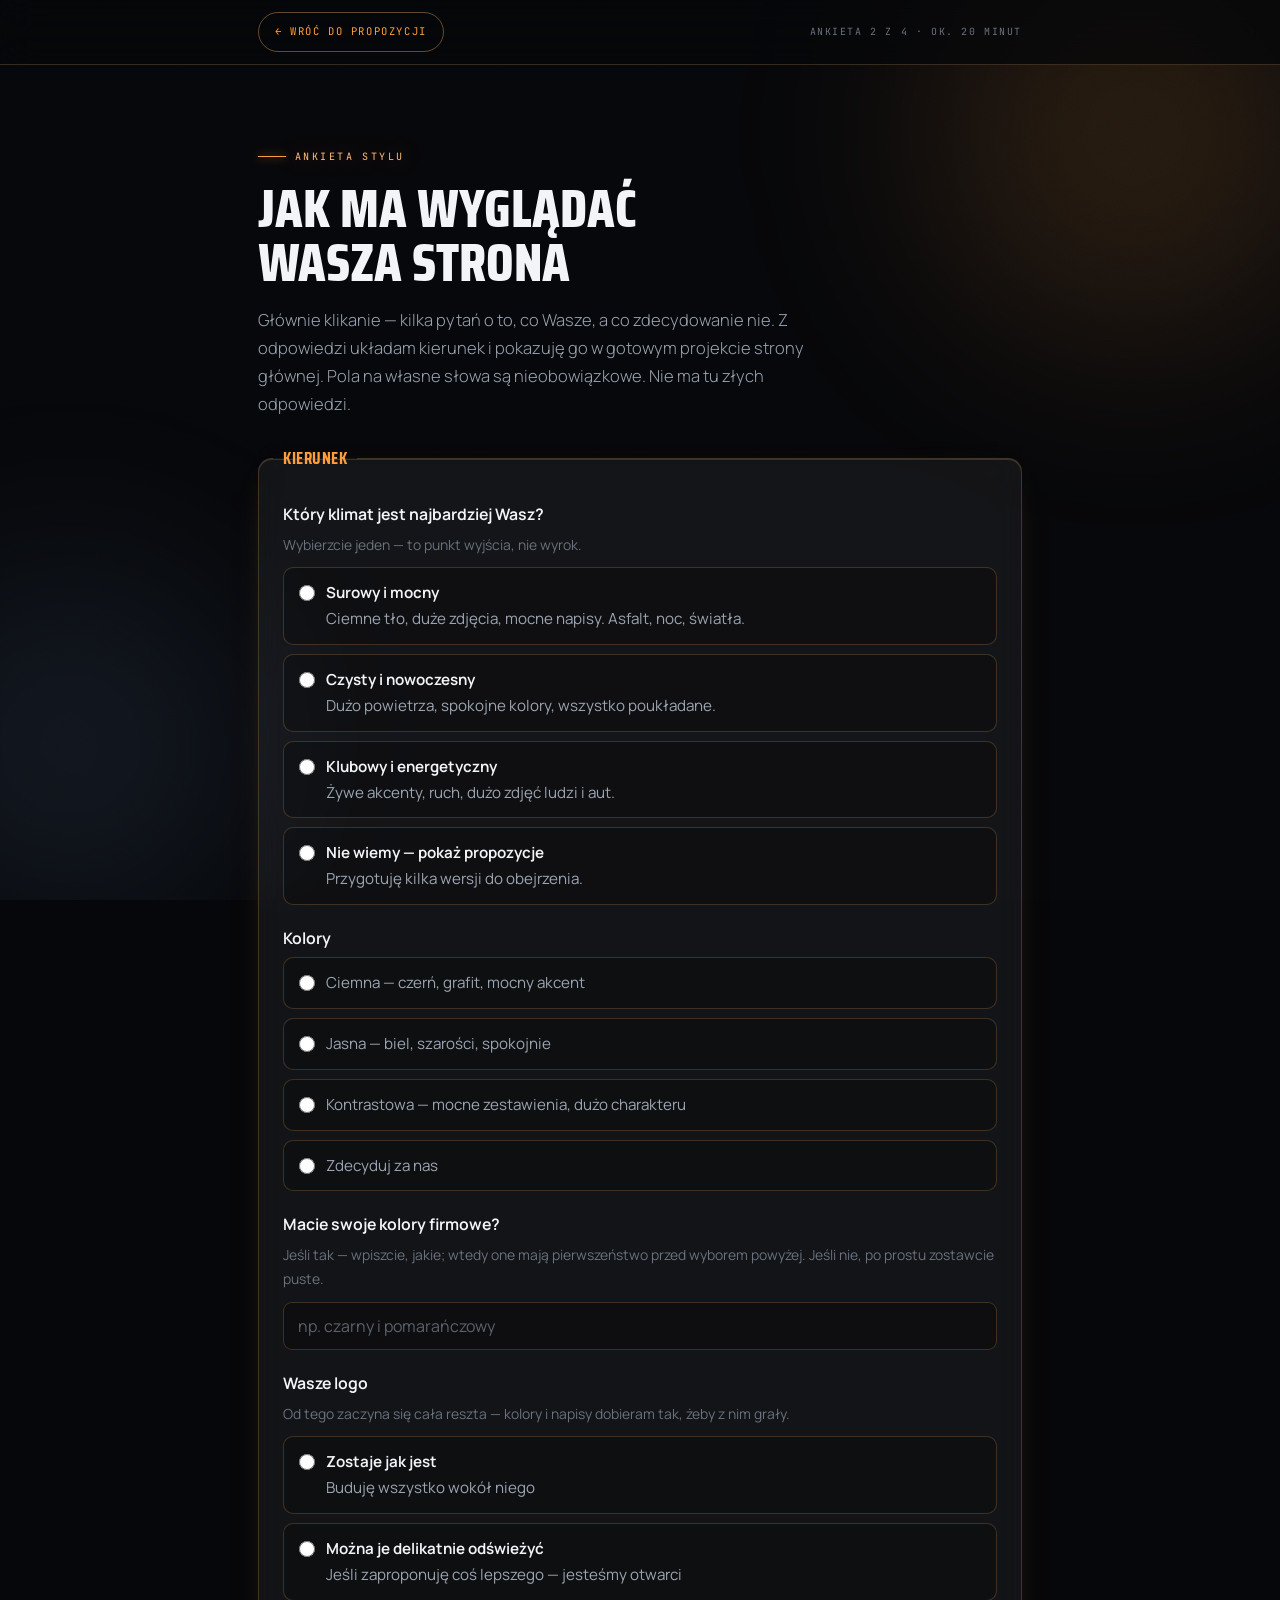
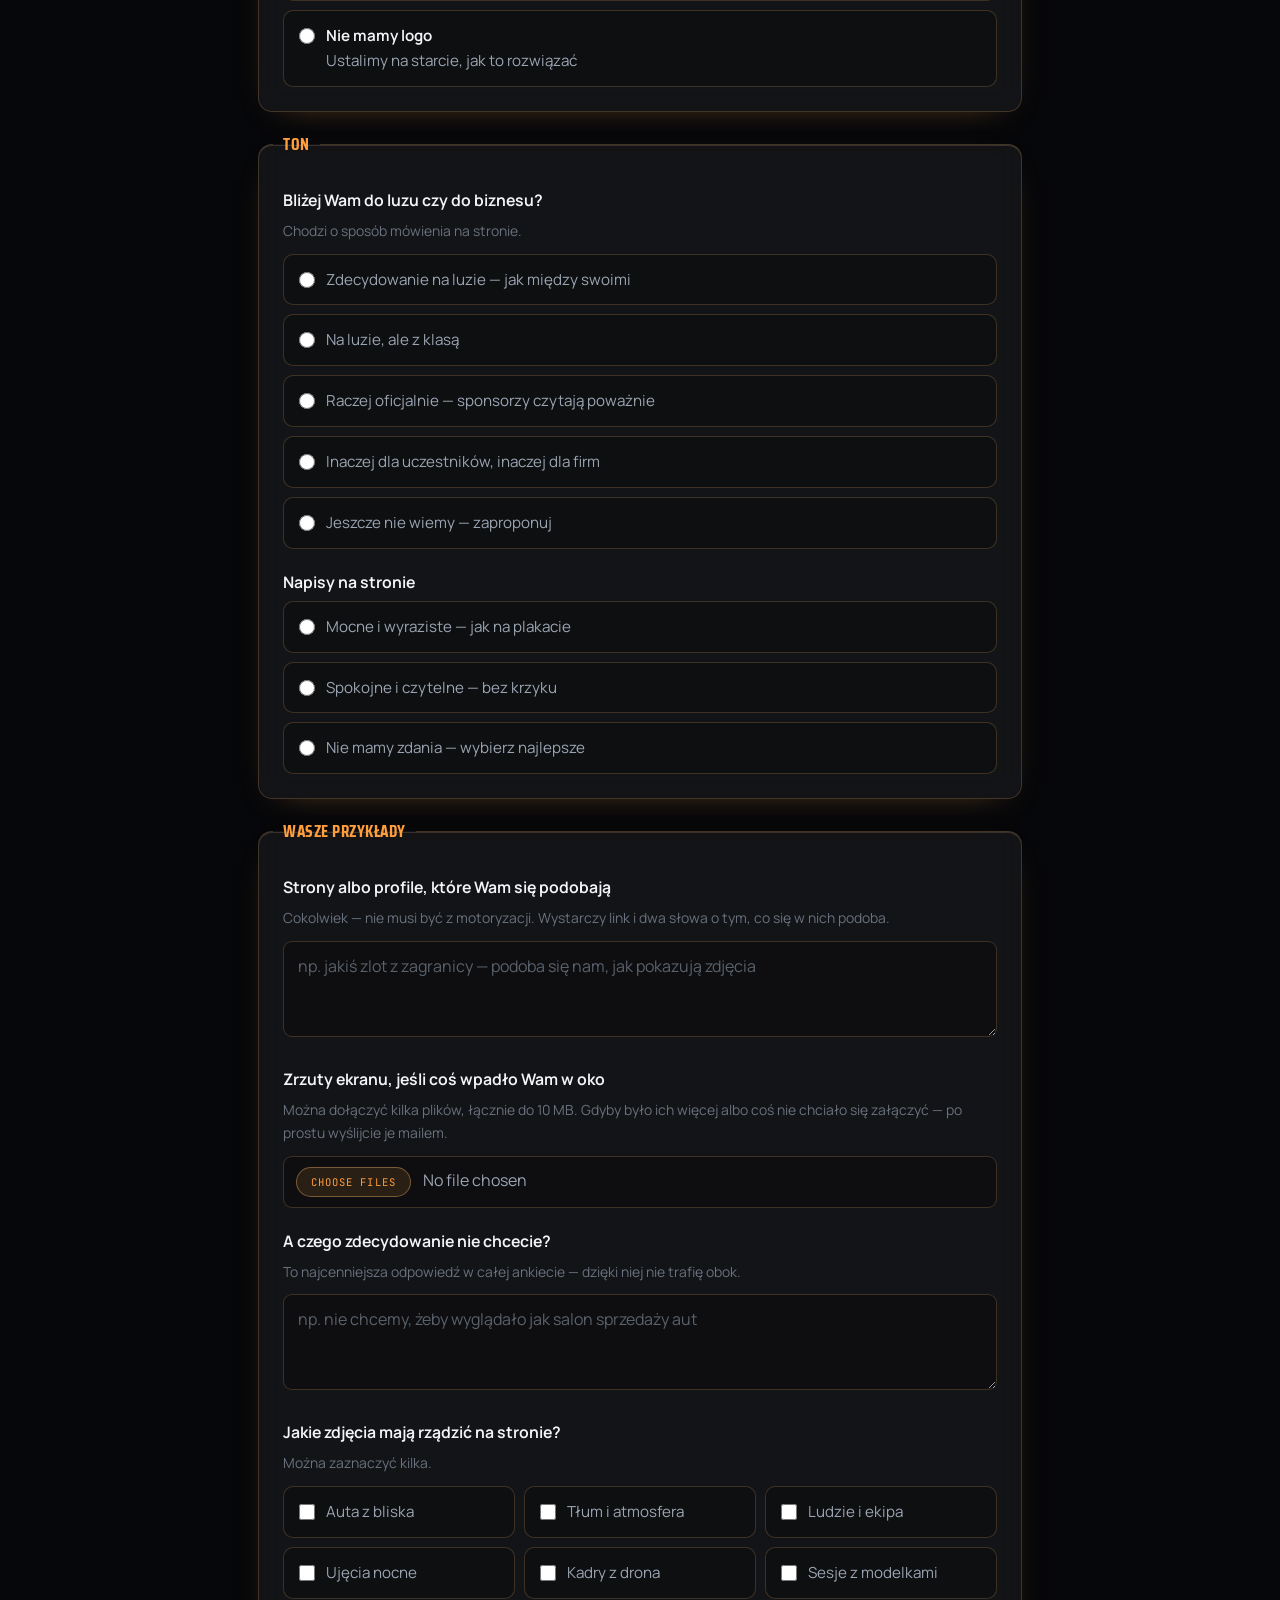
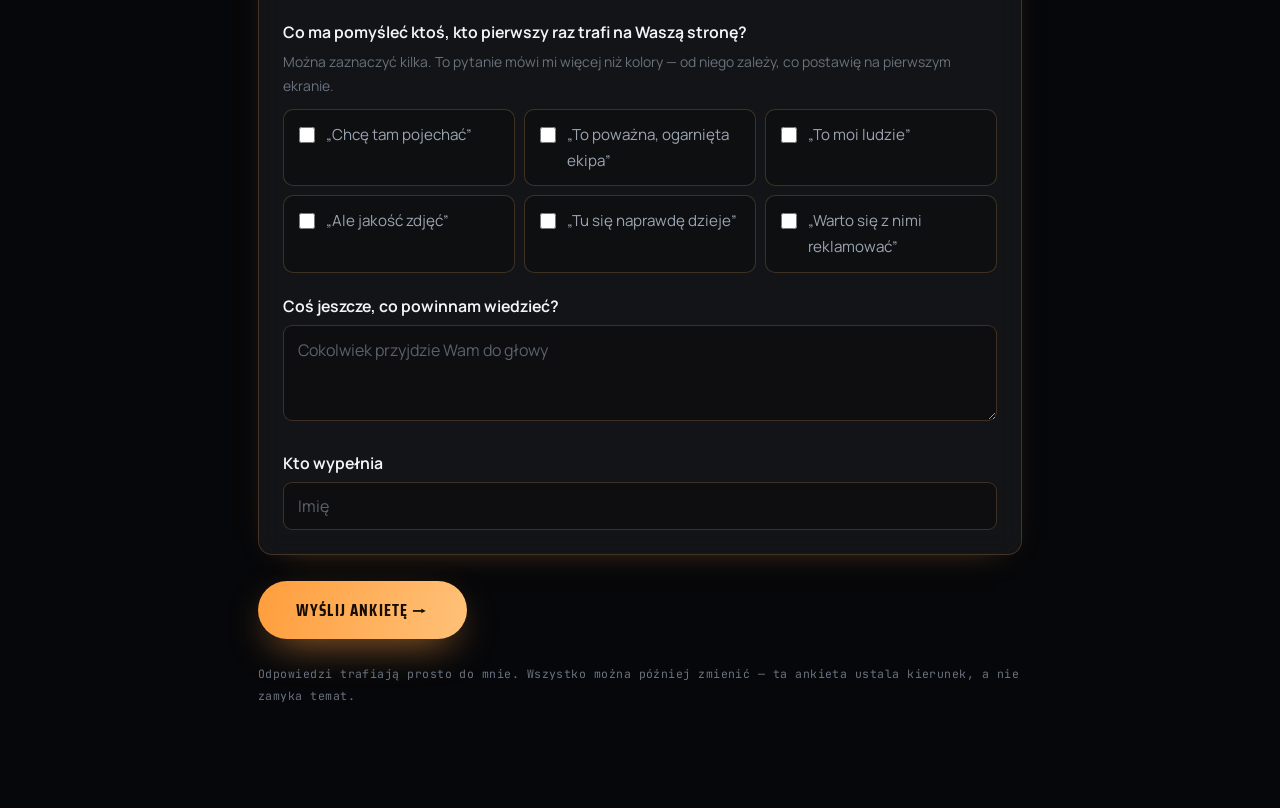
<file: ankieta-stylu.html>
<!doctype html>
<html lang="pl">
<head>
<meta charset="utf-8">
<meta name="viewport" content="width=device-width, initial-scale=1">
<title>Ankieta stylu — Street-Elite</title>
<meta name="robots" content="noindex, nofollow">
<link rel="preconnect" href="https://fonts.googleapis.com">
<link rel="preconnect" href="https://fonts.gstatic.com" crossorigin>
<link href="https://fonts.googleapis.com/css2?family=Saira+Condensed:wght@600;700;800&family=Manrope:wght@300;400;500;650;700&family=JetBrains+Mono:wght@400;500&display=swap" rel="stylesheet">
<link rel="stylesheet" href="ankieta.css">
</head>
<body>
<div class="atmo"><div class="beam b1"></div><div class="beam b2"></div></div>
<div class="noise"></div>

<header class="bar"><div class="bar-in">
  <a class="back" href="index.html#odwas">← Wróć do propozycji</a>
  <span class="step">Ankieta 2 z 4 · ok. 20 minut</span>
</div></header>

<div class="wrap">
<div class="head">
  <div class="kicker">Ankieta stylu</div>
  <h1>Jak ma wyglądać<br>Wasza strona</h1>
  <p class="lead">Głównie klikanie — kilka pytań o to, co Wasze, a co zdecydowanie nie. Z odpowiedzi układam kierunek i pokazuję go w gotowym projekcie strony głównej. Pola na własne słowa są nieobowiązkowe. Nie ma tu złych odpowiedzi.</p>
</div>

<form action="https://formsubmit.co/marcin.tatsiana@gmail.com" method="POST" enctype="multipart/form-data">
  <input type="hidden" name="_subject" value="🎨 Ankieta stylu — Street-Elite">
  <input type="hidden" name="_captcha" value="false">
  <input type="hidden" name="_template" value="table">
  <input type="hidden" name="_next" value="https://intlady95.github.io/se-327d51ff/dziekuje.html">
  <input type="text" name="_honey" class="hp" tabindex="-1" autocomplete="off">

  <fieldset>
    <legend>Kierunek</legend>

    <div class="q">
      <span class="qlab">Który klimat jest najbardziej Wasz?</span>
      <span class="hintx">Wybierzcie jeden — to punkt wyjścia, nie wyrok.</span>
      <div class="opts">
        <label class="opt"><input type="radio" name="Kierunek wizualny" value="Surowy i mocny" required><span><b>Surowy i mocny</b>Ciemne tło, duże zdjęcia, mocne napisy. Asfalt, noc, światła.</span></label>
        <label class="opt"><input type="radio" name="Kierunek wizualny" value="Czysty i nowoczesny"><span><b>Czysty i nowoczesny</b>Dużo powietrza, spokojne kolory, wszystko poukładane.</span></label>
        <label class="opt"><input type="radio" name="Kierunek wizualny" value="Klubowy i energetyczny"><span><b>Klubowy i energetyczny</b>Żywe akcenty, ruch, dużo zdjęć ludzi i aut.</span></label>
        <label class="opt"><input type="radio" name="Kierunek wizualny" value="Nie wiemy — pokaż propozycje"><span><b>Nie wiemy — pokaż propozycje</b>Przygotuję kilka wersji do obejrzenia.</span></label>
      </div>
    </div>

    <div class="q">
      <span class="qlab">Kolory</span>
      <div class="opts">
        <label class="opt"><input type="radio" name="Kolorystyka" value="Ciemna" required><span>Ciemna — czerń, grafit, mocny akcent</span></label>
        <label class="opt"><input type="radio" name="Kolorystyka" value="Jasna"><span>Jasna — biel, szarości, spokojnie</span></label>
        <label class="opt"><input type="radio" name="Kolorystyka" value="Kontrastowa"><span>Kontrastowa — mocne zestawienia, dużo charakteru</span></label>
        <label class="opt"><input type="radio" name="Kolorystyka" value="Zdecyduj za nas"><span>Zdecyduj za nas</span></label>
      </div>
    </div>

    <div class="q">
      <label for="k1">Macie swoje kolory firmowe?</label>
      <span class="hintx">Jeśli tak — wpiszcie, jakie; wtedy one mają pierwszeństwo przed wyborem powyżej. Jeśli nie, po prostu zostawcie puste.</span>
      <input id="k1" type="text" name="Kolory firmowe" placeholder="np. czarny i pomarańczowy">
    </div>
    <div class="q">
      <span class="qlab">Wasze logo</span>
      <span class="hintx">Od tego zaczyna się cała reszta — kolory i napisy dobieram tak, żeby z nim grały.</span>
      <div class="opts">
        <label class="opt"><input type="radio" name="Logo" value="Zostaje dokładnie takie, jakie jest" required><span><b>Zostaje jak jest</b>Buduję wszystko wokół niego</span></label>
        <label class="opt"><input type="radio" name="Logo" value="Można je delikatnie odświeżyć"><span><b>Można je delikatnie odświeżyć</b>Jeśli zaproponuję coś lepszego — jesteśmy otwarci</span></label>
        <label class="opt"><input type="radio" name="Logo" value="Nie mamy logo"><span><b>Nie mamy logo</b>Ustalimy na starcie, jak to rozwiązać</span></label>
      </div>
    </div>
  </fieldset>

  <fieldset>
    <legend>Ton</legend>

    <div class="q">
      <span class="qlab">Bliżej Wam do luzu czy do biznesu?</span>
      <span class="hintx">Chodzi o sposób mówienia na stronie.</span>
      <div class="opts">
        <label class="opt"><input type="radio" name="Ton" value="Zdecydowanie na luzie" required><span>Zdecydowanie na luzie — jak między swoimi</span></label>
        <label class="opt"><input type="radio" name="Ton" value="Na luzie, ale z klasą"><span>Na luzie, ale z klasą</span></label>
        <label class="opt"><input type="radio" name="Ton" value="Raczej oficjalnie"><span>Raczej oficjalnie — sponsorzy czytają poważnie</span></label>
        <label class="opt"><input type="radio" name="Ton" value="Inaczej dla uczestników, inaczej dla firm"><span>Inaczej dla uczestników, inaczej dla firm</span></label>
        <label class="opt"><input type="radio" name="Ton" value="Jeszcze nie wiemy — zaproponuj"><span>Jeszcze nie wiemy — zaproponuj</span></label>
      </div>
    </div>

    <div class="q">
      <span class="qlab">Napisy na stronie</span>
      <div class="opts">
        <label class="opt"><input type="radio" name="Typografia" value="Mocne, szerokie, wyraziste" required><span>Mocne i wyraziste — jak na plakacie</span></label>
        <label class="opt"><input type="radio" name="Typografia" value="Spokojne i czytelne"><span>Spokojne i czytelne — bez krzyku</span></label>
        <label class="opt"><input type="radio" name="Typografia" value="Nie mamy zdania"><span>Nie mamy zdania — wybierz najlepsze</span></label>
      </div>
    </div>
  </fieldset>

  <fieldset>
    <legend>Wasze przykłady</legend>

    <div class="q">
      <label for="p1">Strony albo profile, które Wam się podobają</label>
      <span class="hintx">Cokolwiek — nie musi być z motoryzacji. Wystarczy link i dwa słowa o tym, co się w nich podoba.</span>
      <textarea id="p1" name="Co nam się podoba" placeholder="np. jakiś zlot z zagranicy — podoba się nam, jak pokazują zdjęcia"></textarea>
    </div>

    <div class="q">
      <label for="p4">Zrzuty ekranu, jeśli coś wpadło Wam w oko</label>
      <span class="hintx">Można dołączyć kilka plików, łącznie do 10 MB. Gdyby było ich więcej albo coś nie chciało się załączyć — po prostu wyślijcie je mailem.</span>
      <input id="p4" type="file" name="Zrzuty ekranu" accept="image/*" multiple>
    </div>

    <div class="q">
      <label for="p2">A czego zdecydowanie nie chcecie?</label>
      <span class="hintx">To najcenniejsza odpowiedź w całej ankiecie — dzięki niej nie trafię obok.</span>
      <textarea id="p2" name="Czego nie chcemy" placeholder="np. nie chcemy, żeby wyglądało jak salon sprzedaży aut"></textarea>
    </div>

    <div class="q">
      <span class="qlab">Jakie zdjęcia mają rządzić na stronie?</span>
      <span class="hintx">Można zaznaczyć kilka.</span>
      <div class="opts grid2">
        <label class="opt"><input type="checkbox" name="Zdjęcia" value="Auta z bliska"><span>Auta z bliska</span></label>
        <label class="opt"><input type="checkbox" name="Zdjęcia" value="Tłum i atmosfera"><span>Tłum i atmosfera</span></label>
        <label class="opt"><input type="checkbox" name="Zdjęcia" value="Ludzie i ekipa"><span>Ludzie i ekipa</span></label>
        <label class="opt"><input type="checkbox" name="Zdjęcia" value="Ujęcia nocne"><span>Ujęcia nocne</span></label>
        <label class="opt"><input type="checkbox" name="Zdjęcia" value="Kadry z drona"><span>Kadry z drona</span></label>
        <label class="opt"><input type="checkbox" name="Zdjęcia" value="Sesje z modelkami"><span>Sesje z modelkami</span></label>
      </div>
    </div>

    <div class="q">
      <span class="qlab">Co ma pomyśleć ktoś, kto pierwszy raz trafi na Waszą stronę?</span>
      <span class="hintx">Można zaznaczyć kilka. To pytanie mówi mi więcej niż kolory — od niego zależy, co postawię na pierwszym ekranie.</span>
      <div class="opts grid2">
        <label class="opt"><input type="checkbox" name="Pierwsze wrażenie" value="Chcę tam pojechać"><span>„Chcę tam pojechać”</span></label>
        <label class="opt"><input type="checkbox" name="Pierwsze wrażenie" value="To poważna, ogarnięta ekipa"><span>„To poważna, ogarnięta ekipa”</span></label>
        <label class="opt"><input type="checkbox" name="Pierwsze wrażenie" value="To moje miejsce, moi ludzie"><span>„To moi ludzie”</span></label>
        <label class="opt"><input type="checkbox" name="Pierwsze wrażenie" value="Ale jakość zdjęć i filmów"><span>„Ale jakość zdjęć”</span></label>
        <label class="opt"><input type="checkbox" name="Pierwsze wrażenie" value="Tu się naprawdę dzieje"><span>„Tu się naprawdę dzieje”</span></label>
        <label class="opt"><input type="checkbox" name="Pierwsze wrażenie" value="Warto się z nimi reklamować"><span>„Warto się z nimi reklamować”</span></label>
      </div>
    </div>

    <div class="q">
      <label for="p3">Coś jeszcze, co powinnam wiedzieć?</label>
      <textarea id="p3" name="Uwagi dodatkowe" placeholder="Cokolwiek przyjdzie Wam do głowy"></textarea>
    </div>

    <div class="q">
      <label for="who">Kto wypełnia</label>
      <input id="who" type="text" name="Kto wypełnia" placeholder="Imię" required>
    </div>
  </fieldset>

  <button class="send" type="submit">Wyślij ankietę →</button>
  <p class="foot">Odpowiedzi trafiają prosto do mnie. Wszystko można później zmienić — ta ankieta ustala kierunek, a nie zamyka temat.</p>
</form>
</div>
<script data-goatcounter="https://intlady.goatcounter.com/count" async src="//gc.zgo.at/count.js"></script>
</body>
</html>
</file>
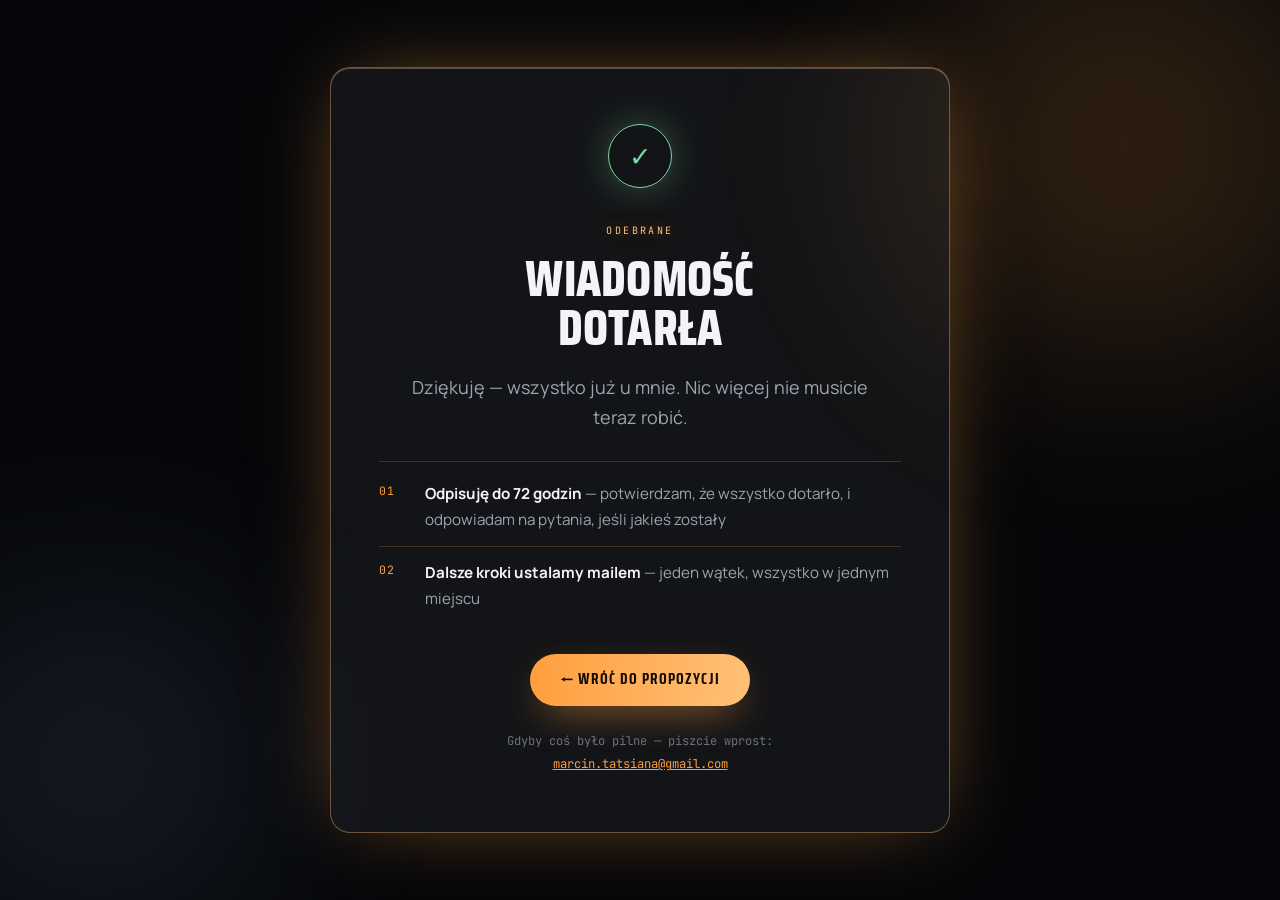
<file: dziekuje.html>
<!doctype html>
<html lang="pl">
<head>
<meta charset="utf-8">
<meta name="viewport" content="width=device-width, initial-scale=1">
<title>Dziękuję — wiadomość dotarła</title>
<meta name="robots" content="noindex, nofollow">
<link rel="preconnect" href="https://fonts.googleapis.com">
<link rel="preconnect" href="https://fonts.gstatic.com" crossorigin>
<link href="https://fonts.googleapis.com/css2?family=Saira+Condensed:wght@600;700;800&family=Manrope:wght@300;400;500;600;700&family=JetBrains+Mono:wght@400;500&display=swap" rel="stylesheet">
<style>
:root{
  --void:#06070A;--panel:rgba(255,255,255,.055);--edge:rgba(255,186,110,.20);
  --edge-2:rgba(255,186,110,.38);--ink:#F2F4F7;--soft:#9BA5B2;--dim:#69727E;
  --sodium:#FF9E3D;--sodium-2:#FFC178;--ok:#7BD8A4;
  --display:"Saira Condensed",'Arial Narrow',sans-serif;
  --body:"Manrope",-apple-system,BlinkMacSystemFont,"Segoe UI",sans-serif;
  --mono:"JetBrains Mono",ui-monospace,"SF Mono",monospace;
}
*{box-sizing:border-box}
body{margin:0;background:var(--void);color:var(--ink);font-family:var(--body);
  font-size:clamp(16px,1rem + .2vw,18px);line-height:1.7;font-weight:400;
  -webkit-font-smoothing:antialiased;overflow-x:hidden;
  min-height:100svh;display:grid;place-items:center;padding:clamp(20px,6vw,56px)}
:where(a,button):focus-visible{outline:2px solid var(--sodium);outline-offset:4px;border-radius:4px}

.atmo{position:fixed;inset:0;z-index:0;pointer-events:none;overflow:hidden}
.beam{position:absolute;border-radius:50%;filter:blur(88px);opacity:.7}
.b1{width:70vw;height:70vw;max-width:720px;max-height:720px;top:-24vh;right:-16vw;
  background:radial-gradient(circle,rgba(255,158,61,.32),transparent 64%)}
.b2{width:56vw;height:56vw;max-width:600px;max-height:600px;bottom:-18vh;left:-16vw;
  background:radial-gradient(circle,rgba(156,199,255,.20),transparent 66%)}

.card{position:relative;z-index:2;width:min(620px,100%);text-align:center;
  background:var(--panel);border:1px solid var(--edge-2);border-radius:20px;
  padding:clamp(30px,7vw,56px) clamp(22px,5vw,48px);
  backdrop-filter:blur(14px);-webkit-backdrop-filter:blur(14px);
  box-shadow:inset 0 1px 0 rgba(255,215,165,.28),0 0 80px -24px rgba(255,158,61,.55)}

.mark{width:64px;height:64px;margin:0 auto 24px;border-radius:50%;display:grid;place-items:center;
  border:1.5px solid var(--ok);color:var(--ok);font-size:1.7rem;line-height:1;
  box-shadow:0 0 40px -8px rgba(123,216,164,.6)}

.kicker{display:inline-flex;align-items:center;gap:9px;font-family:var(--mono);
  font-size:.63rem;letter-spacing:.24em;text-transform:uppercase;color:var(--sodium-2);
  margin-bottom:16px;text-shadow:0 0 18px rgba(255,158,61,.55)}

h1{font-family:var(--display);font-weight:800;text-transform:uppercase;
  font-size:clamp(2rem,7vw,3.1rem);line-height:1;letter-spacing:.005em;
  margin:0 0 18px;text-wrap:balance}

p{margin:0 0 15px;color:var(--soft);text-wrap:pretty}
p:last-of-type{margin-bottom:0}
strong{color:var(--ink);font-weight:700}

.steps{list-style:none;padding:0;margin:28px 0 0;text-align:left;counter-reset:s;
  border-top:1px solid var(--edge);padding-top:6px}
.steps li{position:relative;counter-increment:s;padding:13px 0 13px 46px;
  border-bottom:1px solid var(--edge);color:var(--soft);font-size:.95rem}
.steps li:last-child{border-bottom:none}
.steps li::before{content:counter(s,decimal-leading-zero);position:absolute;left:0;top:13px;
  font-family:var(--mono);font-size:.72rem;color:var(--sodium);letter-spacing:.06em}
.steps b{color:var(--ink)}

.back{display:inline-flex;align-items:center;gap:10px;margin-top:30px;
  font-family:var(--display);font-weight:700;text-transform:uppercase;letter-spacing:.07em;
  font-size:.95rem;padding:13px 30px;border-radius:100px;text-decoration:none;color:#170D03;
  background:linear-gradient(100deg,var(--sodium),var(--sodium-2));
  box-shadow:0 14px 40px -14px rgba(255,158,61,.7);transition:.3s}
.back:hover{transform:translateY(-2px);box-shadow:0 20px 52px -14px rgba(255,158,61,.85)}

.mail{margin-top:24px;font-family:var(--mono);font-size:.76rem;line-height:1.9;color:var(--dim)}
.mail a{color:var(--sodium)}

@media(prefers-reduced-motion:reduce){*{animation:none!important;transition:none!important}}
</style>
</head>
<body>

<div class="atmo"><div class="beam b1"></div><div class="beam b2"></div></div>

<main class="card">
  <div class="mark">✓</div>
  <div class="kicker">Odebrane</div>
  <h1>Wiadomość<br>dotarła</h1>
  <p>Dziękuję — wszystko już u mnie. Nic więcej nie musicie teraz robić.</p>

  <ol class="steps">
    <li><b>Odpisuję do 72 godzin</b> — potwierdzam, że wszystko dotarło, i odpowiadam na pytania, jeśli jakieś zostały</li>
    <li><b>Dalsze kroki ustalamy mailem</b> — jeden wątek, wszystko w jednym miejscu</li>
  </ol>

  <a class="back" href="index.html">← Wróć do propozycji</a>

  <p class="mail">Gdyby coś było pilne — piszcie wprost:<br>
  <a href="mailto:marcin.tatsiana@gmail.com">marcin.tatsiana@gmail.com</a></p>
</main>

<script data-goatcounter="https://intlady.goatcounter.com/count" async src="//gc.zgo.at/count.js"></script>
</body>
</html>
</file>
<file: ankieta.css>
:root{--void:#06070A;--panel:rgba(255,255,255,.055);--panel-2:rgba(255,255,255,.082);
--edge:rgba(255,186,110,.20);--edge-2:rgba(255,186,110,.38);--ink:#F2F4F7;--soft:#9BA5B2;--dim:#69727E;
--sodium:#FF9E3D;--sodium-2:#FFC178;--ice:#9CC7FF;
--display:"Saira Condensed",'Arial Narrow',sans-serif;--body:"Manrope",-apple-system,sans-serif;
--mono:"JetBrains Mono",ui-monospace,monospace;--maxw:820px}
*{box-sizing:border-box}
body{margin:0;background:var(--void);color:var(--ink);font-family:var(--body);
font-size:clamp(1rem,.97rem + .18vw,1.0625rem);line-height:1.7;-webkit-font-smoothing:antialiased;
overflow-x:hidden;overflow-wrap:break-word;text-size-adjust:100%;-webkit-text-size-adjust:100%}
h1,legend,.qlab,label{overflow-wrap:break-word;hyphens:auto}
:where(a,button,input,select,textarea):focus-visible{outline:2px solid var(--sodium);outline-offset:3px}
.atmo{position:fixed;inset:0;z-index:0;pointer-events:none;overflow:hidden}
.beam{position:absolute;border-radius:50%;filter:blur(88px);opacity:.62}
.b1{width:60vw;height:60vw;max-width:700px;max-height:700px;top:-24vh;right:-16vw;
background:radial-gradient(circle,rgba(255,158,61,.3),transparent 64%)}
.b2{width:52vw;height:52vw;max-width:600px;max-height:600px;bottom:-16vh;left:-18vw;
background:radial-gradient(circle,rgba(156,199,255,.2),transparent 66%)}
.noise{position:fixed;inset:0;z-index:1;pointer-events:none;opacity:.22;mix-blend-mode:overlay;
background-image:url("data:image/svg+xml,%3Csvg xmlns='http://www.w3.org/2000/svg' width='160' height='160'%3E%3Cfilter id='n'%3E%3CfeTurbulence type='fractalNoise' baseFrequency='.8' numOctaves='4'/%3E%3C/filter%3E%3Crect width='160' height='160' filter='url(%23n)'/%3E%3C/svg%3E")}
.bar{position:sticky;top:0;z-index:60;backdrop-filter:blur(18px);-webkit-backdrop-filter:blur(18px);
background:rgba(6,7,10,.75);border-bottom:1px solid var(--edge)}
.bar-in{max-width:var(--maxw);margin:0 auto;padding:12px clamp(16px,4vw,28px);display:flex;
align-items:center;justify-content:space-between;gap:16px}
.back{display:inline-flex;align-items:center;gap:9px;font-family:var(--mono);font-size:.66rem;
letter-spacing:.15em;text-transform:uppercase;color:var(--sodium);text-decoration:none;
border:1px solid var(--edge-2);border-radius:100px;padding:8px 16px;transition:.25s}
.back:hover{background:rgba(255,158,61,.12);border-color:var(--sodium)}
.step{font-family:var(--mono);font-size:.62rem;letter-spacing:.16em;text-transform:uppercase;color:var(--dim)}
.wrap{position:relative;z-index:2;max-width:var(--maxw);margin:0 auto;padding:0 clamp(16px,4vw,28px) 90px}
.head{padding:clamp(44px,8vh,80px) 0 26px}
.kicker{display:inline-flex;align-items:center;gap:9px;font-family:var(--mono);font-size:.63rem;
letter-spacing:.24em;text-transform:uppercase;color:var(--sodium-2);margin-bottom:16px;
text-shadow:0 0 18px rgba(255,158,61,.5)}
.kicker::before{content:"";width:28px;height:1px;background:var(--sodium);box-shadow:0 0 10px rgba(255,158,61,.9)}
h1{font-family:var(--display);font-weight:800;text-transform:uppercase;font-size:clamp(2.1rem,6vw,3.4rem);
line-height:1;margin:0 0 16px;text-wrap:balance}
.lead{color:var(--soft);font-size:1.03rem;font-weight:300;max-width:56ch;margin:0}
fieldset{border:1px solid var(--edge);border-radius:14px;background:var(--panel);margin:0 0 18px;
padding:22px 24px 24px;backdrop-filter:blur(14px);-webkit-backdrop-filter:blur(14px);
box-shadow:inset 0 1px 0 rgba(255,205,150,.16),0 10px 34px -24px rgba(255,158,61,.55)}
legend{font-family:var(--display);font-weight:700;text-transform:uppercase;font-size:1.06rem;
letter-spacing:.03em;color:var(--sodium);padding:0 10px;margin-left:-10px}
.q{margin:20px 0 0}
.q:first-of-type{margin-top:6px}
.q>label,.qlab{display:block;font-weight:650;font-size:.99rem;margin-bottom:5px}
.hintx{display:block;color:var(--dim);font-size:.87rem;margin-bottom:11px;font-weight:400}
input[type=text],input[type=email],textarea,select{width:100%;background:rgba(0,0,0,.28);
border:1px solid var(--edge);border-radius:9px;color:var(--ink);font-family:var(--body);
font-size:max(16px,.97rem);padding:12px 14px;transition:.22s}
textarea{min-height:96px;resize:vertical;line-height:1.6}
input[type=file]{width:100%;background:rgba(0,0,0,.28);border:1px solid var(--edge);border-radius:9px;
color:var(--soft);font-family:var(--body);font-size:max(16px,.88rem);padding:10px 12px;transition:.22s}
input[type=file]::file-selector-button{font-family:var(--mono);font-size:.66rem;letter-spacing:.1em;
text-transform:uppercase;color:var(--sodium);background:rgba(255,158,61,.12);border:1px solid var(--edge-2);
border-radius:100px;padding:7px 14px;margin-right:12px;cursor:pointer;transition:.22s}
input[type=file]::file-selector-button:hover{background:rgba(255,158,61,.2);border-color:var(--sodium)}
input:hover,textarea:hover,select:hover{border-color:var(--edge-2)}
input:focus,textarea:focus,select:focus{border-color:var(--sodium);background:rgba(0,0,0,.4)}
::placeholder{color:#5A626C}
.opts{display:grid;gap:9px;margin-top:4px}
.opt{display:flex;align-items:flex-start;gap:11px;background:rgba(0,0,0,.22);border:1px solid var(--edge);
border-radius:10px;padding:12px 15px;cursor:pointer;transition:.22s}
.opt:hover{border-color:var(--edge-2);background:rgba(255,158,61,.06)}
.opt input{margin:5px 0 0;accent-color:var(--sodium);flex:none;width:16px;height:16px}
.opt span{font-size:.95rem;color:var(--soft)}
.opt span b{color:var(--ink);font-weight:650;display:block}
.opt:has(input:checked){border-color:var(--sodium);background:rgba(255,158,61,.11);
box-shadow:0 0 26px -12px rgba(255,158,61,.85)}
.opt:has(input:checked) span{color:var(--ink)}
.grid2{display:grid;gap:9px;grid-template-columns:repeat(auto-fit,minmax(min(210px,100%),1fr))}
.send{display:inline-flex;align-items:center;gap:11px;margin-top:8px;font-family:var(--display);
font-weight:700;text-transform:uppercase;letter-spacing:.07em;font-size:1.04rem;padding:16px 38px;
border:none;border-radius:100px;cursor:pointer;color:#170D03;
background:linear-gradient(100deg,var(--sodium),var(--sodium-2));
box-shadow:0 14px 40px -14px rgba(255,158,61,.75);transition:.3s}
.send:hover{transform:translateY(-2px);box-shadow:0 20px 54px -14px rgba(255,158,61,.9)}
.foot{font-family:var(--mono);font-size:.72rem;color:var(--dim);letter-spacing:.04em;
margin-top:24px;line-height:1.9}
.hp{position:absolute;left:-9999px}
.plan-list{list-style:none;padding:0;margin:0 0 20px;display:grid;gap:8px}
.plan-list li{position:relative;padding-left:26px;color:var(--soft);font-size:.95rem}
.plan-list li::before{content:"✓";position:absolute;left:2px;top:0;color:var(--sodium);
font-family:var(--mono);font-size:.8rem;line-height:1.75}
.opt span i{font-style:normal;color:var(--dim);font-size:.86em}

/* ═══ telefon i duży tekst ═══ */
@media(max-width:560px){
  .bar-in{flex-wrap:wrap;gap:8px 12px;padding:10px clamp(14px,4vw,28px)}
  .back{padding:7px 13px;font-size:.6rem}
  .step{font-size:.57rem;letter-spacing:.12em}
  fieldset{padding:18px 15px 20px;border-radius:12px}
  legend{padding:0 7px;margin-left:-7px;font-size:1rem}
  .opt{padding:12px 13px;gap:10px}
  .send{width:100%;justify-content:center;padding:17px 22px}
  .wrap{padding-bottom:70px}
}
/* палец должен попадать: минимум 44px на интерактивных элементах */
.opt{min-height:44px}
.back{min-height:40px}
@media(prefers-reduced-motion:reduce){*{animation:none!important;transition:none!important}}

::selection{background:var(--sodium);color:#120902}
</file>
